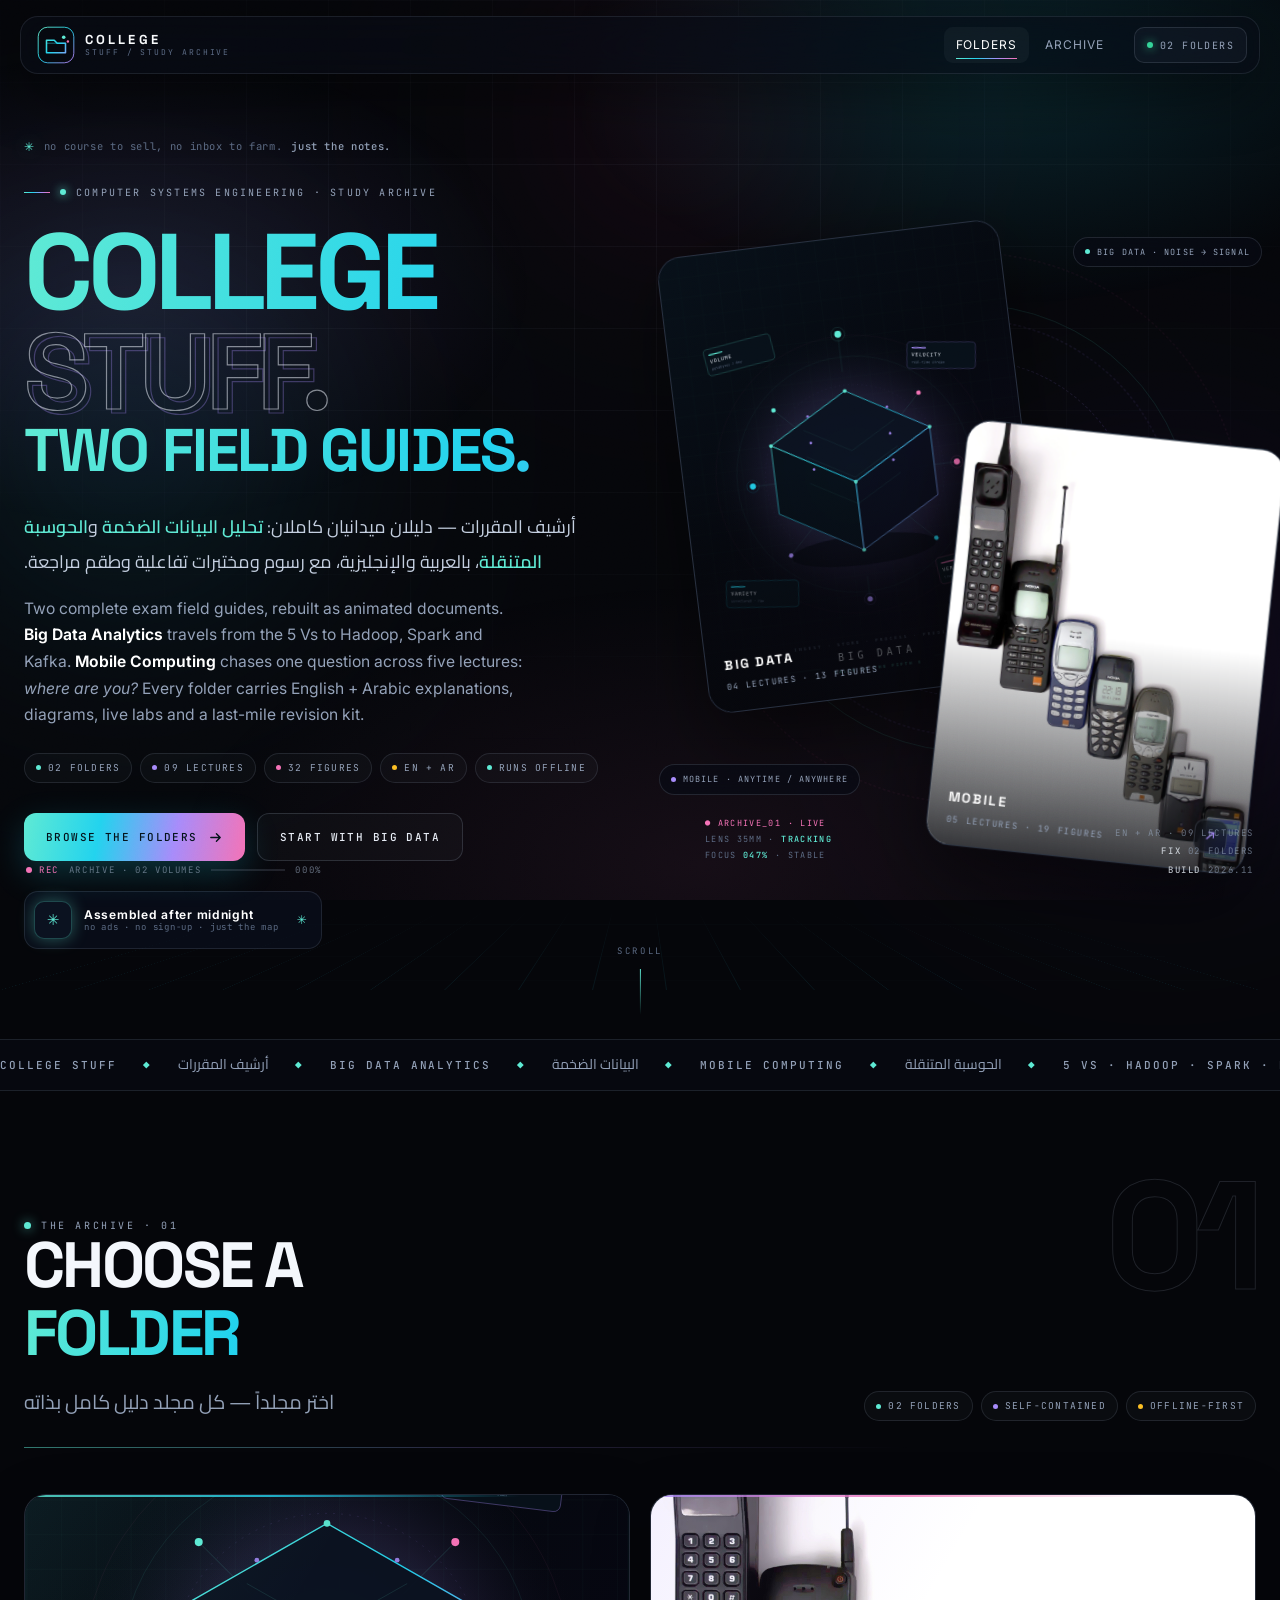
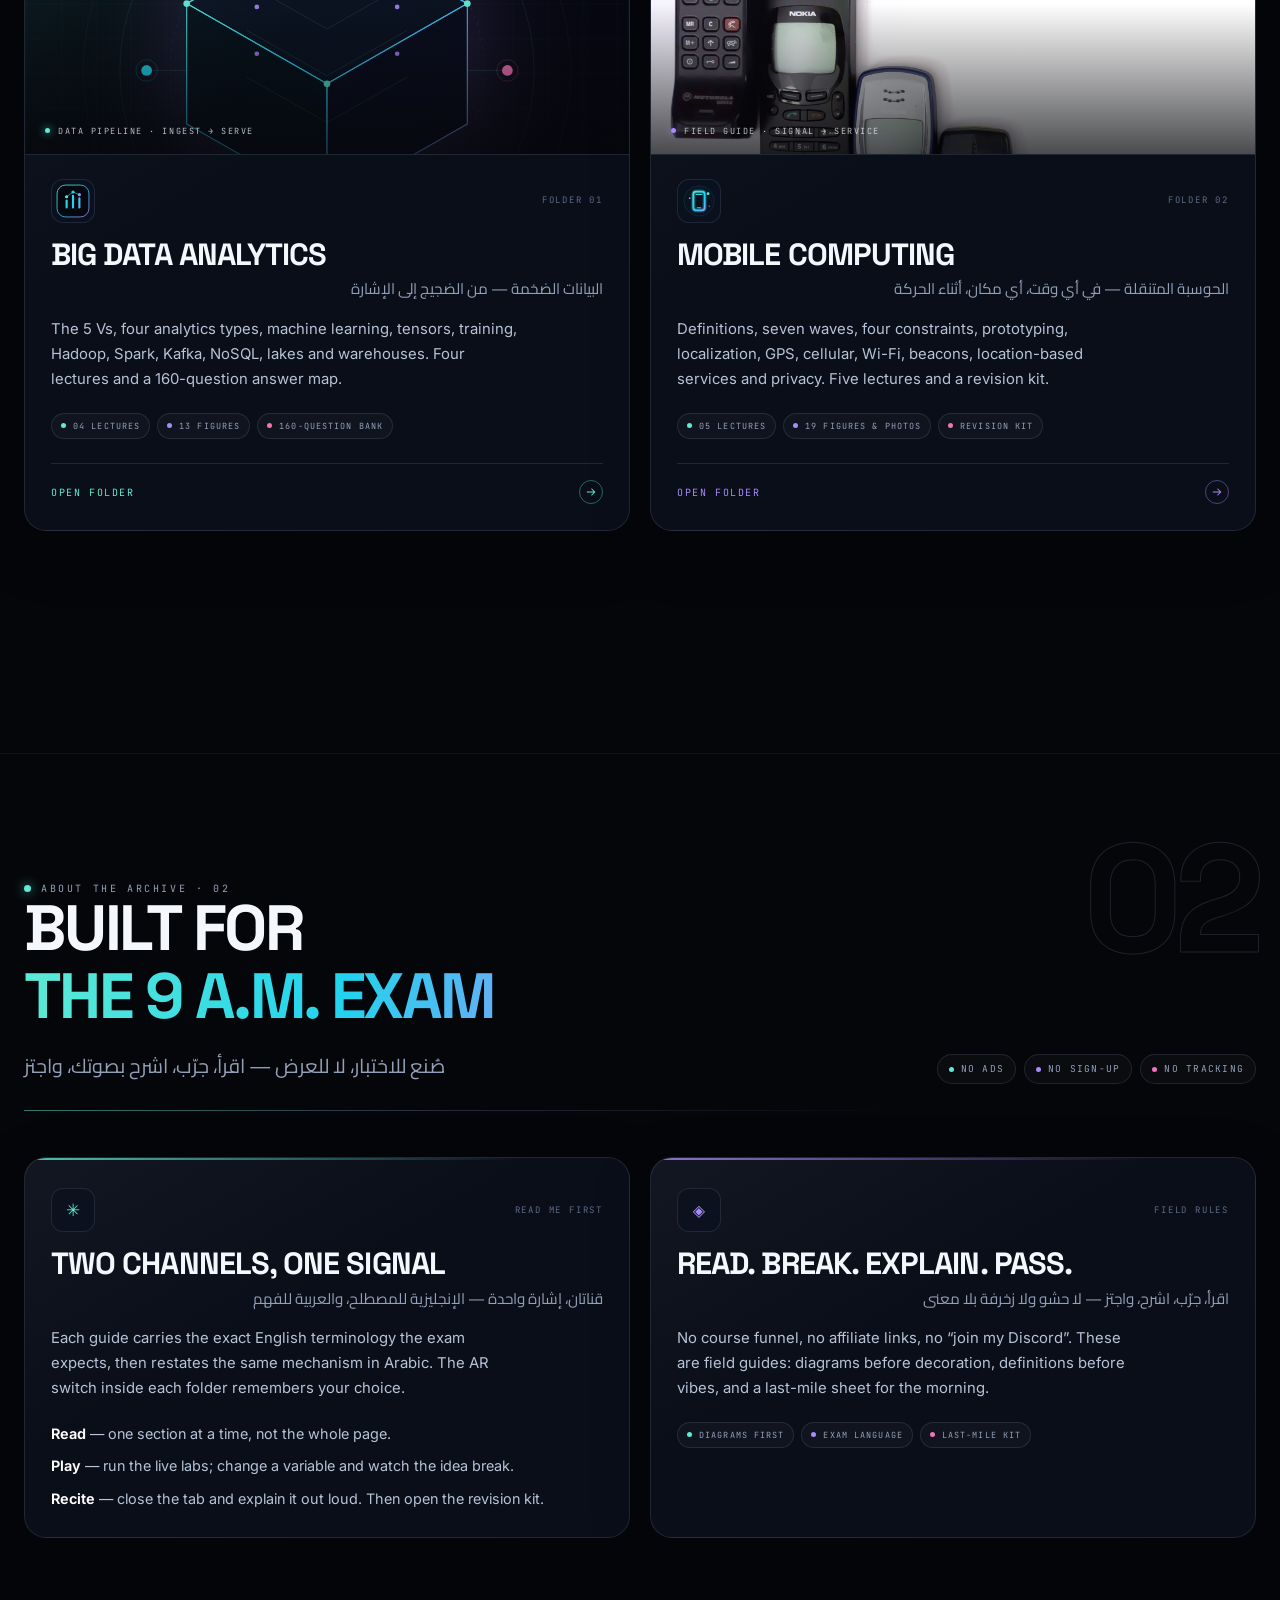
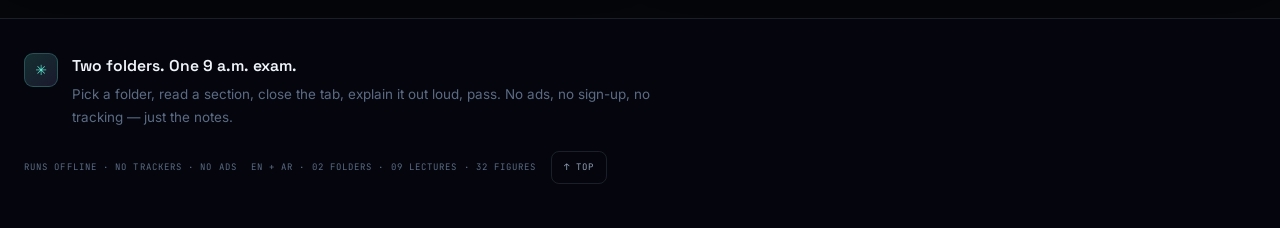
<file: index.html>
<!DOCTYPE html>
<html lang="en" dir="ltr">
<head>
  <meta charset="UTF-8">
  <meta name="viewport" content="width=device-width, initial-scale=1.0">
  <title>College Stuff // Study Archive — Two Field Guides</title>
  <meta name="description" content="A small study archive: two complete, animated field guides for Big Data Analytics and Mobile Computing — in English and Arabic, with diagrams, live labs and revision kits.">
  <meta name="author" content="College Stuff Study Archive">
  <meta name="theme-color" content="#05060a">
  <meta name="color-scheme" content="dark">
  <meta property="og:title" content="College Stuff // Study Archive">
  <meta property="og:description" content="Two complete exam field guides: Big Data Analytics and Mobile Computing. EN + AR, diagrams, live labs and revision kits.">
  <meta property="og:type" content="website">
  <link rel="icon" type="image/svg+xml" href="data:image/svg+xml,%3Csvg xmlns='http://www.w3.org/2000/svg' viewBox='0 0 32 32'%3E%3Crect width='32' height='32' rx='8' fill='%2305080f'/%3E%3Cpath d='M8 13h6l2 2h8v9H8z' fill='none' stroke='%235eead4' stroke-width='1.6' stroke-linejoin='round'/%3E%3Ccircle cx='23' cy='9' r='2' fill='%23a78bfa'/%3E%3C/svg%3E">
  <link rel="preconnect" href="https://fonts.googleapis.com">
  <link rel="preconnect" href="https://fonts.gstatic.com" crossorigin>
  <link href="https://fonts.googleapis.com/css2?family=Cairo:wght@400;600;700&family=Inter:wght@400;500;600;700&family=JetBrains+Mono:wght@400;500&family=Space+Grotesk:wght@500;600;700&display=swap" rel="stylesheet">
  <script>document.documentElement.classList.add('js');</script>
  <style>
    /* ============================================================
       COLLEGE STUFF — study archive hub
       Shares the visual language of the Big Data / Mobile guides.
       ============================================================ */

    :root {
      --ink: #05060a;
      --ink-2: #080b14;
      --ink-3: #0b1220;
      --panel: rgba(13, 19, 32, 0.72);
      --panel-solid: #0b1220;
      --line: rgba(148, 163, 184, 0.16);
      --line-strong: rgba(148, 163, 184, 0.3);
      --text: #e7ecf5;
      --muted: #93a1b8;
      --dim: #5c6b84;
      --cyan: #5eead4;
      --blue: #22d3ee;
      --violet: #a78bfa;
      --pink: #f472b6;
      --amber: #fbbf24;
      --green: #34d399;
      --grad: linear-gradient(100deg, #5eead4 0%, #22d3ee 34%, #a78bfa 68%, #f472b6 100%);
      --font-body: "Inter", "Segoe UI", system-ui, sans-serif;
      --font-display: "Space Grotesk", "Inter", "Segoe UI", sans-serif;
      --font-ar: "Cairo", "Segoe UI", Tahoma, sans-serif;
      --font-mono: "JetBrains Mono", "Fira Code", Consolas, monospace;
      --radius: 22px;
      --ease: cubic-bezier(0.16, 1, 0.3, 1);
    }

    * { box-sizing: border-box; margin: 0; padding: 0; }

    html {
      scroll-behavior: smooth;
      scroll-padding-top: 112px;
      -webkit-text-size-adjust: 100%;
    }

    body {
      font-family: var(--font-body);
      background: var(--ink);
      color: var(--text);
      line-height: 1.7;
      overflow-x: hidden;
      min-height: 100vh;
      -webkit-font-smoothing: antialiased;
    }

    ::selection { background: rgba(94, 234, 212, 0.28); color: #fff; }

    ::-webkit-scrollbar { width: 10px; }
    ::-webkit-scrollbar-track { background: #05060a; }
    ::-webkit-scrollbar-thumb {
      background: linear-gradient(#22d3ee, #a78bfa);
      border-radius: 20px;
      border: 3px solid #05060a;
    }

    a { color: inherit; text-decoration: none; }
    button { font: inherit; color: inherit; background: none; border: 0; }
    img, svg { display: block; max-width: 100%; }
    ul, ol { list-style: none; }
    strong { color: #fff; font-weight: 650; }

    :focus-visible {
      outline: 2px solid var(--cyan);
      outline-offset: 4px;
      border-radius: 8px;
    }

    .skip-link {
      position: fixed;
      top: -100px;
      left: 20px;
      z-index: 10002;
      padding: 12px 18px;
      border-radius: 10px;
      background: var(--cyan);
      color: #031014;
      font-weight: 700;
      transition: top 0.25s var(--ease);
    }
    .skip-link:focus { top: 16px; }

    /* ---------- atmosphere ---------- */
    .bg-grid,
    .bg-glow,
    .grain,
    .floor {
      position: fixed;
      inset: 0;
      pointer-events: none;
    }

    .bg-grid {
      z-index: 0;
      background-image:
        linear-gradient(rgba(148, 163, 184, 0.055) 1px, transparent 1px),
        linear-gradient(90deg, rgba(148, 163, 184, 0.055) 1px, transparent 1px);
      background-size: 82px 82px;
      mask-image: radial-gradient(ellipse 90% 70% at 50% 30%, #000 20%, transparent 78%);
      -webkit-mask-image: radial-gradient(ellipse 90% 70% at 50% 30%, #000 20%, transparent 78%);
    }

    .bg-glow {
      z-index: 0;
      background:
        radial-gradient(ellipse 55% 42% at 78% 8%, rgba(34, 211, 238, 0.14), transparent 62%),
        radial-gradient(ellipse 48% 40% at 10% 32%, rgba(167, 139, 250, 0.12), transparent 66%),
        radial-gradient(ellipse 60% 45% at 55% 96%, rgba(244, 114, 182, 0.07), transparent 70%);
    }

    .aurora {
      position: fixed;
      z-index: 0;
      border-radius: 50%;
      filter: blur(90px);
      opacity: 0.22;
      pointer-events: none;
      mix-blend-mode: screen;
      will-change: transform;
    }
    .aurora--1 {
      width: 44vw; height: 44vw; left: -12vw; top: 18vh;
      background: radial-gradient(circle, #0e7490, transparent 68%);
      animation: drift-a 24s ease-in-out infinite alternate;
    }
    .aurora--2 {
      width: 38vw; height: 38vw; right: -10vw; top: 46vh;
      background: radial-gradient(circle, #6d28d9, transparent 68%);
      animation: drift-b 30s ease-in-out infinite alternate;
    }
    .aurora--3 {
      width: 30vw; height: 30vw; left: 38vw; top: -8vh;
      background: radial-gradient(circle, #be185d, transparent 70%);
      opacity: 0.13;
      animation: drift-a 36s ease-in-out infinite alternate-reverse;
    }

    @keyframes drift-a {
      0% { transform: translate3d(0, 0, 0) scale(1); }
      100% { transform: translate3d(6vw, -5vh, 0) scale(1.16); }
    }
    @keyframes drift-b {
      0% { transform: translate3d(0, 0, 0) scale(1.05); }
      100% { transform: translate3d(-7vw, 6vh, 0) scale(0.92); }
    }

    .grain {
      z-index: 9998;
      opacity: 0.05;
      mix-blend-mode: overlay;
      background-image: url("data:image/svg+xml,%3Csvg xmlns='http://www.w3.org/2000/svg' width='220' height='220'%3E%3Cfilter id='n'%3E%3CfeTurbulence type='fractalNoise' baseFrequency='0.82' numOctaves='3' stitchTiles='stitch'/%3E%3C/filter%3E%3Crect width='220' height='220' filter='url(%23n)'/%3E%3C/svg%3E");
      animation: grain-shift 0.9s steps(3) infinite;
    }
    @keyframes grain-shift {
      0% { transform: translate(0, 0); }
      33% { transform: translate(-2%, 1%); }
      66% { transform: translate(1%, -2%); }
      100% { transform: translate(0, 0); }
    }

    .floor {
      z-index: 0;
      top: auto;
      height: 44vh;
      bottom: -10vh;
      background-image:
        linear-gradient(rgba(34, 211, 238, 0.16) 1px, transparent 1px),
        linear-gradient(90deg, rgba(34, 211, 238, 0.16) 1px, transparent 1px);
      background-size: 74px 74px;
      transform: perspective(420px) rotateX(66deg);
      transform-origin: 50% 100%;
      mask-image: linear-gradient(to top, #000, transparent 82%);
      -webkit-mask-image: linear-gradient(to top, #000, transparent 82%);
      opacity: 0.5;
    }

    /* ---------- custom cursor ---------- */
    .cursor {
      position: fixed;
      top: 0; left: 0;
      z-index: 10001;
      pointer-events: none;
      opacity: 0;
      transition: opacity 0.3s;
    }
    .cursor.is-visible { opacity: 1; }
    .cursor__dot,
    .cursor__ring,
    .cursor__label {
      position: absolute;
      top: 0; left: 0;
      transform: translate(-50%, -50%);
    }
    .cursor__dot {
      width: 6px; height: 6px;
      border-radius: 50%;
      background: var(--cyan);
      box-shadow: 0 0 14px rgba(94, 234, 212, 0.9);
    }
    .cursor__ring {
      width: 38px; height: 38px;
      border-radius: 50%;
      border: 1px solid rgba(94, 234, 212, 0.55);
      transition: width 0.3s var(--ease), height 0.3s var(--ease),
                  border-color 0.3s, background 0.3s, opacity 0.3s;
    }
    .cursor__label {
      font-family: var(--font-mono);
      font-size: 9px;
      letter-spacing: 0.18em;
      color: var(--cyan);
      white-space: nowrap;
      opacity: 0;
      transform: translate(-50%, 30px);
      transition: opacity 0.25s, transform 0.25s var(--ease);
    }
    .cursor.is-hover .cursor__ring {
      width: 58px; height: 58px;
      background: rgba(94, 234, 212, 0.08);
      border-color: var(--cyan);
    }
    .cursor.is-hover .cursor__label { opacity: 1; transform: translate(-50%, 38px); }
    .cursor.is-down .cursor__ring { width: 26px; height: 26px; background: rgba(94, 234, 212, 0.2); }

    html.has-cursor,
    html.has-cursor * { cursor: none !important; }
    html.has-cursor :is(input, textarea, select) { cursor: text !important; }

    /* ---------- progress + HUD ---------- */
    .progress {
      position: fixed;
      top: 0; left: 0;
      height: 2px;
      width: 100%;
      z-index: 300;
      background: transparent;
      pointer-events: none;
    }
    .progress__bar {
      height: 100%;
      width: 0%;
      background: var(--grad);
      box-shadow: 0 0 16px rgba(94, 234, 212, 0.6);
    }

    .hud {
      position: fixed;
      z-index: 60;
      pointer-events: none;
      font-family: var(--font-mono);
      font-size: 9px;
      letter-spacing: 0.18em;
      color: rgba(148, 163, 184, 0.65);
      text-transform: uppercase;
    }
    .hud--bl { left: 26px; bottom: 22px; display: flex; align-items: center; gap: 10px; }
    .hud--br { right: 26px; bottom: 22px; text-align: right; display: grid; gap: 3px; }
    .hud__rec { display: inline-flex; align-items: center; gap: 7px; color: var(--pink); }
    .hud__rec i {
      width: 6px; height: 6px; border-radius: 50%;
      background: var(--pink);
      animation: blink 1.6s ease-in-out infinite;
    }
    @keyframes blink { 0%, 100% { opacity: 1; } 50% { opacity: 0.25; } }
    .hud__bar { width: 74px; height: 2px; background: rgba(148, 163, 184, 0.18); overflow: hidden; }
    .hud__bar i { display: block; height: 100%; width: 0%; background: var(--cyan); transition: width 0.2s linear; }
    .hud--br b { color: rgba(226, 232, 240, 0.8); font-weight: 500; }

    /* ---------- nav ---------- */
    .nav {
      position: fixed;
      top: 16px;
      left: 50%;
      transform: translateX(-50%);
      z-index: 200;
      width: min(1240px, calc(100vw - 32px));
      display: flex;
      align-items: center;
      gap: 18px;
      padding: 9px 12px 9px 16px;
      border-radius: 18px;
      border: 1px solid rgba(148, 163, 184, 0.14);
      background: rgba(8, 11, 20, 0.66);
      backdrop-filter: blur(20px) saturate(150%);
      -webkit-backdrop-filter: blur(20px) saturate(150%);
      box-shadow: 0 18px 60px rgba(0, 0, 0, 0.45);
      transition: padding 0.35s var(--ease), background 0.35s, border-color 0.35s;
    }
    .nav.is-scrolled {
      padding-top: 6px;
      padding-bottom: 6px;
      background: rgba(6, 9, 16, 0.86);
      border-color: rgba(94, 234, 212, 0.16);
    }

    .brand { display: flex; align-items: center; gap: 10px; flex-shrink: 0; }
    .brand__mark {
      width: 38px; height: 38px;
      transition: transform 0.5s var(--ease);
    }
    .brand:hover .brand__mark { transform: rotate(-12deg) scale(1.06); }
    .brand__text { display: grid; line-height: 1.1; }
    .brand__name {
      font-family: var(--font-display);
      font-size: 13px;
      font-weight: 700;
      letter-spacing: 0.24em;
      color: #f8fafc;
    }
    .brand__sub {
      font-family: var(--font-mono);
      font-size: 8px;
      letter-spacing: 0.24em;
      color: var(--dim);
      text-transform: uppercase;
    }

    .nav__links {
      display: flex;
      align-items: center;
      gap: 4px;
      margin-left: auto;
    }
    .nav__link {
      position: relative;
      padding: 8px 12px;
      font-size: 12px;
      letter-spacing: 0.08em;
      text-transform: uppercase;
      color: var(--muted);
      border-radius: 9px;
      transition: color 0.25s, background 0.25s;
    }
    .nav__link::after {
      content: "";
      position: absolute;
      left: 12px; right: 12px;
      bottom: 4px;
      height: 1px;
      background: var(--grad);
      transform: scaleX(0);
      transform-origin: left;
      transition: transform 0.35s var(--ease);
    }
    .nav__link:hover, .nav__link.is-active { color: #fff; background: rgba(148, 163, 184, 0.06); }
    .nav__link:hover::after, .nav__link.is-active::after { transform: scaleX(1); }

    .nav__actions { display: flex; align-items: center; gap: 8px; flex-shrink: 0; }

    .pill-btn {
      display: inline-flex;
      align-items: center;
      gap: 7px;
      height: 36px;
      padding: 0 12px;
      border-radius: 10px;
      border: 1px solid rgba(148, 163, 184, 0.18);
      background: rgba(148, 163, 184, 0.05);
      font-family: var(--font-mono);
      font-size: 10px;
      letter-spacing: 0.14em;
      color: var(--muted);
      text-transform: uppercase;
    }
    .pill-btn .dot {
      width: 6px; height: 6px; border-radius: 50%;
      background: var(--green);
      box-shadow: 0 0 10px rgba(52, 211, 153, 0.9);
    }

    /* ---------- layout ---------- */
    .container {
      position: relative;
      z-index: 2;
      width: min(1240px, calc(100vw - 48px));
      margin: 0 auto;
    }
    main { position: relative; z-index: 2; }

    .eyebrow {
      display: inline-flex;
      align-items: center;
      gap: 10px;
      font-family: var(--font-mono);
      font-size: 10px;
      letter-spacing: 0.22em;
      text-transform: uppercase;
      color: var(--muted);
    }
    .eyebrow::before {
      content: "";
      width: 26px;
      height: 1px;
      background: var(--grad);
    }
    .eyebrow .live {
      width: 6px; height: 6px; border-radius: 50%;
      background: var(--cyan);
      box-shadow: 0 0 10px var(--cyan);
      animation: blink 2s ease-in-out infinite;
    }

    .chip {
      display: inline-flex;
      align-items: center;
      gap: 7px;
      padding: 6px 11px;
      border-radius: 100px;
      border: 1px solid var(--line);
      background: rgba(148, 163, 184, 0.04);
      font-family: var(--font-mono);
      font-size: 9.5px;
      letter-spacing: 0.13em;
      text-transform: uppercase;
      color: var(--muted);
      transition: border-color 0.25s, color 0.25s, background 0.25s;
    }
    .chip i { width: 5px; height: 5px; border-radius: 50%; background: var(--cyan); }
    .chip--violet i { background: var(--violet); }
    .chip--pink i { background: var(--pink); }
    .chip--amber i { background: var(--amber); }

    /* ---------- hero ---------- */
    .hero {
      position: relative;
      min-height: 100svh;
      display: flex;
      align-items: center;
      padding: 132px 0 90px;
      overflow: hidden;
    }
    .hero__grid {
      display: grid;
      grid-template-columns: 1.04fr 0.96fr;
      gap: 36px;
      align-items: center;
    }
    .hero__copy { position: relative; z-index: 3; }
    .hero__note {
      display: inline-flex;
      align-items: center;
      gap: 9px;
      margin: 0 0 18px;
      font-family: var(--font-mono);
      font-size: 10.5px;
      letter-spacing: 0.06em;
      color: var(--dim);
    }
    .hero__note span {
      color: var(--cyan);
      font-size: 12px;
      line-height: 1;
      filter: drop-shadow(0 0 9px rgba(94, 234, 212, 0.45));
      animation: blink 3.4s ease-in-out infinite;
    }
    .hero__note b { color: var(--muted); font-weight: 500; }
    .hero__eyebrow { margin-bottom: 24px; }
    .hero__title {
      font-family: var(--font-display);
      font-size: clamp(3.3rem, 8.4vw, 7.7rem);
      line-height: 0.87;
      letter-spacing: -0.05em;
      font-weight: 700;
      text-transform: uppercase;
      margin-bottom: 26px;
    }
    .hero__title .line { display: block; overflow: hidden; padding-bottom: 0.06em; }
    .hero__title .line-inner { display: block; will-change: transform; }
    .hero__title .line--compact .line-inner { font-size: 0.56em; letter-spacing: -0.03em; }
    .hero__title .grad {
      background: var(--grad);
      background-size: 220% 100%;
      -webkit-background-clip: text;
      background-clip: text;
      color: transparent;
      -webkit-text-fill-color: transparent;
      animation: grad-pan 9s ease-in-out infinite alternate;
    }
    @keyframes grad-pan {
      0% { background-position: 0% 50%; }
      100% { background-position: 100% 50%; }
    }
    .hero__title .outline {
      color: transparent;
      -webkit-text-stroke: 1.2px rgba(226, 232, 240, 0.55);
      position: relative;
    }
    .hero__title .outline::after {
      content: attr(data-text);
      position: absolute;
      inset: 0;
      color: transparent;
      -webkit-text-stroke: 1.2px rgba(167, 139, 250, 0.32);
      transform: translate(5px, 4px);
      z-index: -1;
      pointer-events: none;
    }
    .hero__ar {
      font-family: var(--font-ar);
      direction: rtl;
      text-align: left;
      font-size: clamp(1rem, 1.4vw, 1.18rem);
      color: #c4cfe0;
      margin-bottom: 16px;
      line-height: 1.95;
    }
    .hero__ar b { color: var(--cyan); font-weight: 600; }
    .hero__desc {
      max-width: 50ch;
      color: var(--muted);
      font-size: 0.98rem;
      margin-bottom: 24px;
    }
    .hero__meta { display: flex; flex-wrap: wrap; gap: 8px; margin-bottom: 30px; }
    .hero__actions { display: flex; flex-wrap: wrap; align-items: center; gap: 12px; margin-bottom: 30px; }

    .btn {
      position: relative;
      display: inline-flex;
      align-items: center;
      gap: 10px;
      height: 48px;
      padding: 0 22px;
      border-radius: 12px;
      font-family: var(--font-mono);
      font-size: 11px;
      letter-spacing: 0.13em;
      text-transform: uppercase;
      font-weight: 500;
      overflow: hidden;
      transition: transform 0.3s var(--ease), box-shadow 0.3s, border-color 0.3s, color 0.3s;
      will-change: transform;
    }
    .btn--primary {
      background: var(--grad);
      color: #03121a;
      box-shadow: 0 12px 34px rgba(34, 211, 238, 0.22);
    }
    .btn--primary::after {
      content: "";
      position: absolute;
      inset: 0;
      background: linear-gradient(110deg, transparent 20%, rgba(255, 255, 255, 0.55) 48%, transparent 72%);
      transform: translateX(-130%);
      transition: transform 0.7s var(--ease);
    }
    .btn--primary:hover::after { transform: translateX(130%); }
    .btn--primary:hover { box-shadow: 0 16px 46px rgba(34, 211, 238, 0.34); transform: translateY(-2px); }
    .btn--ghost {
      border: 1px solid rgba(148, 163, 184, 0.22);
      color: var(--text);
      background: rgba(148, 163, 184, 0.04);
    }
    .btn--ghost:hover { border-color: rgba(94, 234, 212, 0.45); color: var(--cyan); background: rgba(94, 234, 212, 0.05); transform: translateY(-2px); }
    .btn svg { width: 15px; height: 15px; }

    .author-mini {
      display: inline-flex;
      align-items: center;
      gap: 12px;
      padding: 9px 14px 9px 9px;
      border: 1px solid var(--line);
      border-radius: 14px;
      background: rgba(11, 18, 32, 0.6);
      transition: border-color 0.3s, transform 0.3s, background 0.3s;
    }
    .author-mini:hover { border-color: rgba(94, 234, 212, 0.35); transform: translateY(-2px); background: rgba(11, 18, 32, 0.85); }
    .author-mini__avatar {
      width: 38px; height: 38px;
      border-radius: 10px;
      background: #0b1220;
      border: 1px solid rgba(94, 234, 212, 0.25);
      display: grid; place-items: center;
      color: var(--cyan);
      font-size: 15px;
      filter: drop-shadow(0 0 8px rgba(94, 234, 212, 0.35));
    }
    .author-mini__text { line-height: 1.25; }
    .author-mini__text strong { display: block; font-size: 12px; letter-spacing: 0.06em; }
    .author-mini__text span { display: block; font-family: var(--font-mono); font-size: 9px; color: var(--dim); letter-spacing: 0.08em; }
    .author-mini__in { margin-left: 6px; color: var(--cyan); font-size: 12px; }

    /* ---------- hero deck ---------- */
    .hero__visual {
      position: relative;
      z-index: 2;
      min-height: 620px;
      perspective: 1200px;
    }
    .deck {
      position: absolute;
      inset: 0;
      transform-style: preserve-3d;
    }
    .deck__card {
      position: absolute;
      display: block;
      overflow: hidden;
      border-radius: 24px;
      border: 1px solid rgba(148, 163, 184, 0.2);
      background: var(--panel-solid);
      box-shadow: 0 30px 80px rgba(0, 0, 0, 0.55);
      transition: transform 0.8s var(--ease), border-color 0.4s, box-shadow 0.4s;
      will-change: transform;
    }
    .deck__card::after {
      content: "";
      position: absolute;
      inset: 0;
      background: linear-gradient(to top, rgba(5, 6, 10, 0.8), transparent 52%);
      pointer-events: none;
    }
    .deck__card--data {
      width: 60%;
      aspect-ratio: 3 / 4;
      left: 0;
      top: 1%;
      transform: rotate(-7deg) translateZ(0);
    }
    .deck__card--mobile {
      width: 54%;
      aspect-ratio: 3 / 4;
      right: 0;
      bottom: 0;
      transform: rotate(6deg) translateZ(40px);
    }
    .deck__card--data:hover { transform: rotate(-4deg) translateY(-8px) translateZ(10px); border-color: rgba(94, 234, 212, 0.5); }
    .deck__card--mobile:hover { transform: rotate(3deg) translateY(-8px) translateZ(50px); border-color: rgba(167, 139, 250, 0.5); }
    .deck__card img {
      width: 100%;
      height: 100%;
      object-fit: cover;
      transition: transform 1.1s var(--ease), filter 0.5s;
    }
    .deck__card--data img { object-position: center 44%; }
    .deck__card--mobile img { object-position: center 36%; }
    .deck__card:hover img { transform: scale(1.035); filter: saturate(1.08); }
    .deck__label {
      position: absolute;
      left: 18px;
      right: 18px;
      bottom: 18px;
      z-index: 2;
      display: flex;
      align-items: flex-end;
      justify-content: space-between;
      gap: 10px;
      font-family: var(--font-mono);
      text-transform: uppercase;
    }
    .deck__label b {
      display: block;
      font-family: var(--font-display);
      font-size: 13px;
      letter-spacing: 0.14em;
      color: #fff;
    }
    .deck__label span {
      display: block;
      margin-top: 3px;
      font-size: 8.5px;
      letter-spacing: 0.16em;
      color: var(--muted);
    }
    .deck__label i {
      display: grid;
      place-items: center;
      width: 32px;
      height: 32px;
      flex-shrink: 0;
      border-radius: 9px;
      border: 1px solid rgba(148, 163, 184, 0.24);
      background: rgba(5, 6, 10, 0.5);
      color: var(--cyan);
      font-style: normal;
      font-size: 14px;
      backdrop-filter: blur(8px);
    }
    .deck__card--mobile .deck__label i { color: var(--violet); }

    .hero__ring {
      position: absolute;
      left: 50%; top: 48%;
      width: 78%;
      aspect-ratio: 1;
      border: 1px solid rgba(94, 234, 212, 0.12);
      border-radius: 50%;
      transform: translate(-50%, -50%);
      pointer-events: none;
    }
    .hero__ring::before {
      content: "";
      position: absolute;
      inset: 12%;
      border: 1px dashed rgba(167, 139, 250, 0.16);
      border-radius: 50%;
      animation: spin 36s linear infinite;
    }
    .hero__ring--2 {
      width: 96%;
      border-style: dashed;
      border-color: rgba(244, 114, 182, 0.1);
    }
    @keyframes spin { to { transform: rotate(360deg); } }

    .hero__float {
      position: absolute;
      z-index: 3;
      display: inline-flex;
      align-items: center;
      gap: 7px;
      padding: 7px 11px;
      border-radius: 100px;
      border: 1px solid rgba(148, 163, 184, 0.18);
      background: rgba(8, 11, 20, 0.72);
      backdrop-filter: blur(12px);
      font-family: var(--font-mono);
      font-size: 8.5px;
      letter-spacing: 0.13em;
      text-transform: uppercase;
      color: var(--muted);
      white-space: nowrap;
      pointer-events: none;
      animation: bob 8s ease-in-out infinite;
    }
    .hero__float i { width: 5px; height: 5px; border-radius: 50%; background: var(--cyan); }
    .hero__float--1 { top: 1%; right: -1%; }
    .hero__float--2 { bottom: 9%; left: -4%; animation-delay: 0.7s; animation-direction: reverse; }
    .hero__float--3 { top: 47%; right: -4%; animation-delay: 1.3s; }
    .hero__float--2 i { background: var(--violet); }
    .hero__float--3 i { background: var(--pink); }
    @keyframes bob {
      0%, 100% { transform: translateY(0); }
      50% { transform: translateY(-9px); }
    }

    .hero__cam {
      position: absolute;
      left: 4%;
      bottom: -2%;
      z-index: 3;
      display: grid;
      gap: 2px;
      font-family: var(--font-mono);
      font-size: 8.5px;
      letter-spacing: 0.16em;
      text-transform: uppercase;
      color: var(--dim);
      pointer-events: none;
    }
    .hero__cam b { color: var(--cyan); font-weight: 500; }
    .hero__cam .rec { color: var(--pink); }
    .hero__cam .rec::before { content: "● "; animation: blink 1.6s infinite; }

    .scroll-cue {
      position: absolute;
      left: 50%;
      bottom: 24px;
      transform: translateX(-50%);
      z-index: 4;
      display: grid;
      justify-items: center;
      gap: 10px;
      font-family: var(--font-mono);
      font-size: 9px;
      letter-spacing: 0.3em;
      color: var(--dim);
      text-transform: uppercase;
    }
    .scroll-cue__line {
      width: 1px; height: 46px;
      background: linear-gradient(to bottom, var(--cyan), transparent);
      position: relative;
      overflow: hidden;
    }
    .scroll-cue__line::after {
      content: "";
      position: absolute;
      top: -20px; left: 0;
      width: 100%; height: 20px;
      background: var(--cyan);
      animation: cue 2s ease-in-out infinite;
    }
    @keyframes cue {
      0% { transform: translateY(0); opacity: 0; }
      30% { opacity: 1; }
      100% { transform: translateY(66px); opacity: 0; }
    }

    /* ---------- marquee ---------- */
    .marquee {
      position: relative;
      z-index: 3;
      border-top: 1px solid var(--line);
      border-bottom: 1px solid var(--line);
      background: rgba(8, 11, 20, 0.55);
      overflow: hidden;
      padding: 13px 0;
    }
    .marquee__track {
      display: flex;
      width: max-content;
      animation: marquee 42s linear infinite;
      will-change: transform;
    }
    .marquee:hover .marquee__track { animation-play-state: paused; }
    .marquee__row {
      display: flex;
      align-items: center;
      gap: 26px;
      padding-right: 26px;
      font-family: var(--font-mono);
      font-size: 11px;
      letter-spacing: 0.18em;
      text-transform: uppercase;
      color: var(--dim);
      white-space: nowrap;
    }
    .marquee__row b { color: var(--muted); font-weight: 500; }
    .marquee__row i { color: var(--cyan); font-style: normal; }
    .marquee__row .ar { font-family: var(--font-ar); font-size: 14px; letter-spacing: 0; color: var(--muted); direction: rtl; }
    @keyframes marquee {
      from { transform: translate3d(0, 0, 0); }
      to { transform: translate3d(-50%, 0, 0); }
    }

    /* ---------- scene / section head ---------- */
    .scene {
      position: relative;
      padding: 110px 0;
    }
    .scene--last { padding-bottom: 80px; }
    .scene + .scene { border-top: 1px solid rgba(148, 163, 184, 0.07); }
    .scene__inner { position: relative; }

    .section-head {
      position: relative;
      margin-bottom: 46px;
      padding-top: 16px;
    }
    .section-head__row {
      display: flex;
      align-items: flex-end;
      justify-content: space-between;
      gap: 24px;
      flex-wrap: wrap;
      margin-bottom: 18px;
    }
    .section-kicker {
      font-family: var(--font-mono);
      font-size: 10px;
      letter-spacing: 0.26em;
      text-transform: uppercase;
      color: var(--muted);
      display: flex;
      align-items: center;
      gap: 10px;
    }
    .section-kicker::before {
      content: "";
      width: 7px; height: 7px;
      border-radius: 50%;
      background: var(--cyan);
      box-shadow: 0 0 12px rgba(94, 234, 212, 0.8);
    }
    .section-index {
      position: absolute;
      top: -26px;
      right: 0;
      font-family: var(--font-display);
      font-size: clamp(5rem, 12vw, 11rem);
      line-height: 0.8;
      font-weight: 700;
      letter-spacing: -0.06em;
      color: transparent;
      -webkit-text-stroke: 1px rgba(148, 163, 184, 0.18);
      pointer-events: none;
      user-select: none;
      z-index: 0;
    }
    .section-title {
      position: relative;
      z-index: 1;
      font-family: var(--font-display);
      font-size: clamp(2.2rem, 5vw, 4.1rem);
      line-height: 0.98;
      letter-spacing: -0.04em;
      font-weight: 700;
      color: #f4f7fc;
      text-transform: uppercase;
    }
    .section-title .line { display: block; overflow: hidden; padding-bottom: 0.08em; }
    .section-title .line-inner { display: block; }
    .section-title .grad {
      background: var(--grad);
      background-size: 200% 100%;
      -webkit-background-clip: text;
      background-clip: text;
      color: transparent;
      -webkit-text-fill-color: transparent;
      animation: grad-pan 11s ease-in-out infinite alternate;
    }
    .section-ar {
      position: relative;
      z-index: 1;
      margin-top: 14px;
      font-family: var(--font-ar);
      direction: rtl;
      display: inline-block;
      font-size: clamp(1rem, 1.6vw, 1.24rem);
      color: var(--muted);
      line-height: 1.9;
    }
    .section-rule {
      position: relative;
      z-index: 1;
      height: 1px;
      margin-top: 26px;
      background: linear-gradient(90deg, rgba(94, 234, 212, 0.5), rgba(167, 139, 250, 0.22), transparent 72%);
    }
    .section-meta { display: flex; gap: 8px; flex-wrap: wrap; margin-top: 16px; }

    /* ---------- folder buttons ---------- */
    .folder-grid {
      display: grid;
      grid-template-columns: repeat(2, minmax(0, 1fr));
      gap: 20px;
    }
    .folder {
      position: relative;
      display: flex;
      flex-direction: column;
      overflow: hidden;
      border-radius: var(--radius);
      border: 1px solid var(--line);
      background:
        linear-gradient(150deg, rgba(255, 255, 255, 0.035), transparent 42%),
        var(--panel);
      box-shadow: 0 18px 60px rgba(0, 0, 0, 0.22);
      transition: transform 0.4s var(--ease), border-color 0.35s, box-shadow 0.35s;
      isolation: isolate;
    }
    .folder::before {
      content: "";
      position: absolute;
      inset: 0;
      z-index: 0;
      background: radial-gradient(520px circle at var(--mx, 50%) var(--my, 40%), var(--accent-glow, rgba(94, 234, 212, 0.09)), transparent 62%);
      opacity: 0;
      transition: opacity 0.4s;
      pointer-events: none;
    }
    .folder::after {
      content: "";
      position: absolute;
      top: 0; left: 0; right: 0;
      height: 2px;
      z-index: 3;
      background: var(--accent-grad);
      opacity: 0.8;
    }
    .folder:hover {
      transform: translateY(-6px);
      border-color: var(--accent-line);
      box-shadow: 0 32px 90px rgba(0, 0, 0, 0.45), 0 0 50px var(--accent-glow);
    }
    .folder:hover::before { opacity: 1; }
    .folder > * { position: relative; z-index: 1; }

    .folder--data {
      --accent: var(--cyan);
      --accent-grad: linear-gradient(90deg, var(--cyan), var(--blue), transparent 82%);
      --accent-line: rgba(94, 234, 212, 0.38);
      --accent-glow: rgba(34, 211, 238, 0.08);
    }
    .folder--mobile {
      --accent: var(--violet);
      --accent-grad: linear-gradient(90deg, var(--violet), var(--pink), transparent 82%);
      --accent-line: rgba(167, 139, 250, 0.42);
      --accent-glow: rgba(167, 139, 250, 0.1);
    }

    .folder__preview {
      position: relative;
      height: 260px;
      overflow: hidden;
      background: #071018;
      border-bottom: 1px solid var(--line);
    }
    .folder__preview::before {
      content: "";
      position: absolute;
      inset: 0;
      z-index: 2;
      background:
        linear-gradient(to top, rgba(5, 6, 10, 0.72), transparent 58%),
        linear-gradient(120deg, rgba(94, 234, 212, 0.07), transparent 45%);
      pointer-events: none;
    }
    .folder--mobile .folder__preview::before {
      background:
        linear-gradient(to top, rgba(5, 6, 10, 0.72), transparent 58%),
        linear-gradient(120deg, rgba(167, 139, 250, 0.12), transparent 45%);
    }
    .folder__preview img {
      width: 100%;
      height: 100%;
      object-fit: cover;
      transition: transform 1.1s var(--ease), filter 0.5s;
    }
    .folder--data .folder__preview img { object-position: center 44%; }
    .folder--mobile .folder__preview img { object-position: center 34%; }
    .folder:hover .folder__preview img { transform: scale(1.045); filter: saturate(1.1) brightness(1.04); }

    .folder__preview-label {
      position: absolute;
      left: 20px;
      bottom: 16px;
      z-index: 3;
      display: inline-flex;
      align-items: center;
      gap: 8px;
      font-family: var(--font-mono);
      font-size: 8.5px;
      letter-spacing: 0.18em;
      text-transform: uppercase;
      color: rgba(226, 232, 240, 0.8);
    }
    .folder__preview-label i {
      width: 5px; height: 5px;
      border-radius: 50%;
      background: var(--accent);
      box-shadow: 0 0 9px var(--accent);
    }

    .folder__body {
      display: flex;
      flex-direction: column;
      flex: 1;
      padding: 24px 26px 26px;
    }
    .folder__top {
      display: flex;
      align-items: center;
      justify-content: space-between;
      gap: 14px;
      margin-bottom: 16px;
    }
    .folder__logo {
      width: 44px;
      height: 44px;
      padding: 4px;
      border-radius: 12px;
      border: 1px solid var(--line);
      background: rgba(11, 18, 32, 0.8);
      transition: transform 0.5s var(--ease), border-color 0.35s;
    }
    .folder:hover .folder__logo { transform: rotate(-7deg) scale(1.06); border-color: var(--accent-line); }
    .folder__index {
      font-family: var(--font-mono);
      font-size: 9px;
      letter-spacing: 0.2em;
      text-transform: uppercase;
      color: var(--dim);
    }
    .folder__title {
      font-family: var(--font-display);
      font-size: clamp(1.45rem, 2.4vw, 2rem);
      line-height: 1.05;
      letter-spacing: -0.03em;
      color: #f4f7fc;
      text-transform: uppercase;
      margin-bottom: 4px;
    }
    .folder__ar {
      font-family: var(--font-ar);
      direction: rtl;
      font-size: 0.95rem;
      line-height: 1.8;
      color: var(--muted);
      margin-bottom: 14px;
    }
    .folder__desc {
      color: #b7c3d6;
      font-size: 0.93rem;
      margin-bottom: 20px;
      max-width: 52ch;
    }
    .folder__meta {
      display: flex;
      flex-wrap: wrap;
      gap: 7px;
      margin-bottom: 24px;
    }
    .folder__meta .chip { font-size: 8.5px; padding: 5px 9px; }
    .folder__cta {
      display: flex;
      align-items: center;
      justify-content: space-between;
      gap: 12px;
      margin-top: auto;
      padding-top: 16px;
      border-top: 1px solid var(--line);
      font-family: var(--font-mono);
      font-size: 10px;
      letter-spacing: 0.16em;
      text-transform: uppercase;
      color: var(--accent);
    }
    .folder__cta span { display: inline-flex; align-items: center; gap: 8px; }
    .folder__cta svg {
      width: 24px;
      height: 24px;
      padding: 5px;
      border-radius: 50%;
      border: 1px solid var(--accent-line);
      transition: transform 0.35s var(--ease), background 0.35s;
    }
    .folder:hover .folder__cta svg { transform: translateX(4px); background: var(--accent-glow); }

    /* ---------- stats ---------- */
    .stats {
      display: grid;
      grid-template-columns: repeat(5, minmax(0, 1fr));
      gap: 12px;
      margin-top: 22px;
    }
    .stat {
      padding: 18px 16px;
      border-radius: 14px;
      border: 1px solid var(--line);
      background: rgba(11, 18, 32, 0.5);
      text-align: center;
      transition: border-color 0.3s, transform 0.3s;
    }
    .stat:hover { border-color: rgba(94, 234, 212, 0.3); transform: translateY(-3px); }
    .stat b {
      display: block;
      font-family: var(--font-display);
      font-size: clamp(1.4rem, 2.4vw, 1.9rem);
      line-height: 1.1;
      letter-spacing: -0.03em;
      background: var(--grad);
      -webkit-background-clip: text;
      background-clip: text;
      color: transparent;
      -webkit-text-fill-color: transparent;
    }
    .stat span {
      display: block;
      margin-top: 4px;
      font-family: var(--font-mono);
      font-size: 8.5px;
      letter-spacing: 0.14em;
      text-transform: uppercase;
      color: var(--dim);
    }

    /* ---------- footer ---------- */
    .footer {
      position: relative;
      z-index: 2;
      border-top: 1px solid var(--line);
      padding: 34px 0 44px;
      background: rgba(5, 8, 15, 0.6);
    }
    .footer__inner {
      display: flex;
      align-items: center;
      justify-content: space-between;
      gap: 22px;
      flex-wrap: wrap;
    }
    .made-by { display: flex; align-items: flex-start; gap: 14px; max-width: 660px; }
    .made-by__badge {
      display: grid;
      place-items: center;
      width: 34px; height: 34px;
      flex-shrink: 0;
      border-radius: 9px;
      background: linear-gradient(140deg, rgba(94, 234, 212, 0.18), rgba(167, 139, 250, 0.14));
      border: 1px solid rgba(94, 234, 212, 0.24);
      color: var(--cyan);
      font-size: 14px;
    }
    .made-by__title {
      font-family: var(--font-display);
      font-size: 0.98rem;
      font-weight: 600;
      color: #f1f5fb;
      margin-bottom: 3px;
    }
    .made-by p { color: var(--dim); font-size: 0.84rem; line-height: 1.7; }
    .footer__meta {
      display: flex;
      align-items: center;
      gap: 14px;
      flex-wrap: wrap;
      font-family: var(--font-mono);
      font-size: 9px;
      letter-spacing: 0.12em;
      color: var(--dim);
      text-transform: uppercase;
    }
    .to-top {
      display: inline-flex;
      align-items: center;
      gap: 7px;
      padding: 8px 12px;
      border-radius: 8px;
      border: 1px solid var(--line);
      font-family: var(--font-mono);
      font-size: 9px;
      letter-spacing: 0.12em;
      color: var(--muted);
      text-transform: uppercase;
      transition: color 0.25s, border-color 0.25s, transform 0.25s;
    }
    .to-top:hover { color: var(--cyan); border-color: rgba(94, 234, 212, 0.4); transform: translateY(-2px); }

    /* ---------- reveal ---------- */
    html.js [data-reveal] {
      opacity: 0;
      transform: translateY(26px);
    }
    html.js [data-reveal].is-in {
      opacity: 1;
      transform: none;
      animation: reveal-in 0.85s var(--ease) var(--delay, 0s) backwards;
    }
    @keyframes reveal-in {
      0% { opacity: 0; transform: translateY(26px); }
      100% { opacity: 1; transform: none; }
    }
    html.reduced [data-reveal] {
      opacity: 1 !important;
      transform: none !important;
      animation: none !important;
    }

    /* ---------- responsive ---------- */
    @media (max-width: 1080px) {
      .hero__visual { min-height: 540px; }
      .hero__float--3 { right: -2%; }
    }

    @media (max-width: 960px) {
      .hero { padding-top: 122px; }
      .hero__grid { grid-template-columns: 1fr; gap: 24px; }
      .hero__copy { max-width: 720px; }
      .hero__visual { min-height: 520px; max-width: 620px; width: 100%; margin: 0 auto; }
      .hero__float--1 { right: 2%; }
      .hero__float--2 { left: 0; }
      .hero__float--3 { right: 0; }
      .hero__cam { display: none; }
      .hud { display: none; }
      .folder-grid { grid-template-columns: 1fr; }
      .folder__preview { height: 240px; }
    }

    @media (max-width: 760px) {
      .container { width: min(1240px, calc(100vw - 32px)); }
      .nav__links { display: none; }
      .nav__actions { margin-left: auto; }
      .hero { min-height: auto; padding: 118px 0 78px; }
      .hero__title { font-size: clamp(3rem, 15vw, 5rem); }
      .hero__visual { min-height: 470px; }
      .hero__float { display: none; }
      .scroll-cue { display: none; }
      .scene { padding: 78px 0; }
      .section-head { margin-bottom: 34px; }
      .section-index { top: -16px; }
      .stats { grid-template-columns: repeat(3, minmax(0, 1fr)); }
      .footer__inner { justify-content: flex-start; }
    }

    @media (max-width: 560px) {
      .brand__sub { display: none; }
      .pill-btn { display: none; }
      .hero__note { font-size: 9.5px; }
      .hero__desc { font-size: 0.94rem; }
      .hero__ar { font-size: 0.96rem; }
      .hero__title { font-size: clamp(2.8rem, 16vw, 4.6rem); }
      .hero__visual { min-height: 400px; }
      .deck__card { border-radius: 18px; }
      .deck__card--data { left: 2%; }
      .deck__card--mobile { right: 2%; }
      .deck__label { left: 13px; right: 13px; bottom: 13px; }
      .deck__label b { font-size: 11px; }
      .deck__label span { font-size: 7.5px; }
      .folder__body { padding: 22px 20px 22px; }
      .folder__preview { height: 210px; }
      .stats { grid-template-columns: repeat(2, minmax(0, 1fr)); }
      .made-by { align-items: flex-start; }
      .footer__meta { gap: 10px; }
    }

    @media (max-width: 380px) {
      .hero__meta .chip { font-size: 8.5px; }
      .hero__actions .btn { width: 100%; justify-content: center; }
      .stats { grid-template-columns: 1fr; }
    }

    @media (prefers-reduced-motion: reduce) {
      html { scroll-behavior: auto; }
      *, *::before, *::after {
        animation-duration: 0.001ms !important;
        animation-iteration-count: 1 !important;
        transition-duration: 0.001ms !important;
      }
      html.js [data-reveal] { opacity: 1 !important; transform: none !important; }
      .cursor { display: none !important; }
    }

    @media (pointer: coarse) {
      .cursor { display: none !important; }
    }
  </style>
</head>
<body>

  <a class="skip-link" href="#courses">Skip to the folders</a>

  <!-- ============ atmosphere ============ -->
  <div class="bg-grid" aria-hidden="true"></div>
  <div class="bg-glow" aria-hidden="true"></div>
  <div class="aurora aurora--1" aria-hidden="true"></div>
  <div class="aurora aurora--2" aria-hidden="true"></div>
  <div class="aurora aurora--3" aria-hidden="true"></div>
  <div class="floor" aria-hidden="true"></div>
  <div class="grain" aria-hidden="true"></div>

  <!-- ============ custom cursor ============ -->
  <div class="cursor" id="cursor" aria-hidden="true">
    <div class="cursor__ring"></div>
    <div class="cursor__dot"></div>
    <div class="cursor__label" id="cursorLabel">EXPLORE</div>
  </div>

  <!-- ============ progress ============ -->
  <div class="progress" aria-hidden="true"><div class="progress__bar" id="progressBar"></div></div>

  <!-- ============ HUD ============ -->
  <div class="hud hud--bl" aria-hidden="true">
    <span class="hud__rec"><i></i>REC</span>
    <span>ARCHIVE · 02 VOLUMES</span>
    <span class="hud__bar"><i id="hudBar"></i></span>
    <span id="hudFocus">000%</span>
  </div>
  <div class="hud hud--br" aria-hidden="true">
    <span>EN + AR · 09 LECTURES</span>
    <span><b>FIX</b> 02 FOLDERS</span>
    <span><b>BUILD</b> 2026.11</span>
  </div>

  <!-- ============ navigation ============ -->
  <header class="nav" id="nav">
    <a class="brand" href="#top" aria-label="College Stuff — back to top" data-cursor="TOP">
      <svg class="brand__mark" viewBox="0 0 64 64" fill="none" aria-hidden="true">
        <defs>
          <linearGradient id="brandGrad" x1="8" y1="8" x2="56" y2="56" gradientUnits="userSpaceOnUse">
            <stop stop-color="#5eead4"/>
            <stop offset=".52" stop-color="#22d3ee"/>
            <stop offset="1" stop-color="#a78bfa"/>
          </linearGradient>
        </defs>
        <rect x="2" y="2" width="60" height="60" rx="16" fill="#05080f" stroke="url(#brandGrad)" stroke-width="1.5"/>
        <path d="M16 24h13l5 5h14v16H16z" stroke="url(#brandGrad)" stroke-width="2.6" stroke-linejoin="round"/>
        <path d="M16 29h32" stroke="url(#brandGrad)" stroke-width="1.4" opacity=".55"/>
        <circle cx="45" cy="19" r="3" fill="#5eead4"/>
        <circle cx="52" cy="26" r="2" fill="#f472b6"/>
      </svg>
      <span class="brand__text">
        <span class="brand__name">COLLEGE</span>
        <span class="brand__sub">STUFF / STUDY ARCHIVE</span>
      </span>
    </a>

    <nav class="nav__links" aria-label="Primary">
      <a class="nav__link is-active" href="#courses" data-cursor="FOLDERS">Folders</a>
      <a class="nav__link" href="#archive" data-cursor="ABOUT">Archive</a>
    </nav>

    <div class="nav__actions">
      <span class="pill-btn"><span class="dot"></span>02 folders</span>
    </div>
  </header>

  <main id="main">

    <!-- ============================================================
         HERO
    ============================================================ -->
    <section class="hero" id="top">
      <div class="container hero__grid">
        <div class="hero__copy">
          <p class="hero__note" data-reveal><span aria-hidden="true">✳</span> no course to sell, no inbox to farm. <b>just the notes.</b></p>
          <div class="eyebrow hero__eyebrow" data-reveal style="--delay:.04s"><span class="live"></span> Computer Systems Engineering · Study archive</div>

          <h1 class="hero__title" data-reveal style="--delay:.08s">
            <span class="line"><span class="line-inner grad">College</span></span>
            <span class="line"><span class="line-inner outline" data-text="Stuff">Stuff.</span></span>
            <span class="line line--compact"><span class="line-inner grad">Two field guides.</span></span>
          </h1>

          <p class="hero__ar" lang="ar" dir="rtl" data-reveal style="--delay:.12s">
            أرشيف المقررات — دليلان ميدانيان كاملان: <b>تحليل البيانات الضخمة</b> و<b>الحوسبة المتنقلة</b>، بالعربية والإنجليزية، مع رسوم ومختبرات تفاعلية وطقم مراجعة.
          </p>

          <p class="hero__desc" data-reveal style="--delay:.16s">
            Two complete exam field guides, rebuilt as animated documents. <strong>Big Data Analytics</strong>
            travels from the 5 Vs to Hadoop, Spark and Kafka. <strong>Mobile Computing</strong> chases one
            question across five lectures: <em>where are you?</em> Every folder carries English + Arabic
            explanations, diagrams, live labs and a last-mile revision kit.
          </p>

          <div class="hero__meta" data-reveal style="--delay:.2s">
            <span class="chip"><i></i>02 folders</span>
            <span class="chip chip--violet"><i></i>09 lectures</span>
            <span class="chip chip--pink"><i></i>32 figures</span>
            <span class="chip chip--amber"><i></i>EN + AR</span>
            <span class="chip"><i></i>runs offline</span>
          </div>

          <div class="hero__actions" data-reveal style="--delay:.24s">
            <a class="btn btn--primary" href="#courses" data-cursor="BROWSE">
              Browse the folders
              <svg viewBox="0 0 16 16" fill="none" aria-hidden="true"><path d="M3 8h10M9 4l4 4-4 4" stroke="currentColor" stroke-width="1.5" stroke-linecap="round" stroke-linejoin="round"/></svg>
            </a>
            <a class="btn btn--ghost" href="big-data/index.html" data-cursor="OPEN">Start with Big Data</a>
          </div>

          <div class="author-mini" data-reveal style="--delay:.28s" data-cursor="COOL">
            <span class="author-mini__avatar" aria-hidden="true">✳</span>
            <span class="author-mini__text">
              <strong>Assembled after midnight</strong>
              <span>no ads · no sign-up · just the map</span>
            </span>
            <span class="author-mini__in" aria-hidden="true">✳</span>
          </div>
        </div>

        <div class="hero__visual" data-reveal style="--delay:.14s" aria-hidden="true">
          <div class="deck">
            <div class="hero__ring"></div>
            <div class="hero__ring hero__ring--2"></div>

            <a class="deck__card deck__card--data" href="big-data/index.html" tabindex="-1">
              <img src="big-data/images/hero-bigdata.svg" width="900" height="1200" alt="" fetchpriority="high">
              <div class="deck__label">
                <span><b>BIG DATA</b><span>04 lectures · 13 figures</span></span>
                <i>↗</i>
              </div>
            </a>

            <a class="deck__card deck__card--mobile" href="mobile-computing/index.html" tabindex="-1">
              <img src="mobile-computing/images/mobile-phone-evolution.jpg" width="2048" height="3072" alt="">
              <div class="deck__label">
                <span><b>MOBILE</b><span>05 lectures · 19 figures</span></span>
                <i>↗</i>
              </div>
            </a>

            <span class="hero__float hero__float--1"><i></i>BIG DATA · NOISE → SIGNAL</span>
            <span class="hero__float hero__float--2"><i></i>MOBILE · ANYTIME / ANYWHERE</span>
            <span class="hero__float hero__float--3"><i></i>EN + AR · OFFLINE</span>

            <div class="hero__cam">
              <span class="rec">ARCHIVE_01 · LIVE</span>
              <span>LENS 35MM · <b>TRACKING</b></span>
              <span>FOCUS <b>047%</b> · STABLE</span>
            </div>
          </div>
        </div>
      </div>

      <a class="scroll-cue" href="#courses" data-cursor="SCROLL">
        <span>Scroll</span>
        <span class="scroll-cue__line"></span>
      </a>
    </section>

    <!-- ============ marquee ============ -->
    <div class="marquee" aria-hidden="true">
      <div class="marquee__track">
        <div class="marquee__row">
          <b>College Stuff</b><i>◆</i><span class="ar">أرشيف المقررات</span><i>◆</i>
          <b>Big Data Analytics</b><i>◆</i><span class="ar">البيانات الضخمة</span><i>◆</i>
          <b>Mobile Computing</b><i>◆</i><span class="ar">الحوسبة المتنقلة</span><i>◆</i>
          <b>5 Vs · Hadoop · Spark · Kafka</b><i>◆</i><span class="ar">المنظومة</span><i>◆</i>
          <b>GPS · Wi-Fi · Beacons</b><i>◆</i><span class="ar">التموضع</span><i>◆</i>
          <b>EN + AR</b><i>◆</i><span class="ar">لغتان</span><i>◆</i>
          <b>09 lectures · 32 figures</b><i>◆</i><span class="ar">تسع محاضرات</span><i>◆</i>
          <b>No ads · No tracking</b><i>◆</i><span class="ar">بلا إعلانات</span><i>◆</i>
        </div>
        <div class="marquee__row">
          <b>College Stuff</b><i>◆</i><span class="ar">أرشيف المقررات</span><i>◆</i>
          <b>Big Data Analytics</b><i>◆</i><span class="ar">البيانات الضخمة</span><i>◆</i>
          <b>Mobile Computing</b><i>◆</i><span class="ar">الحوسبة المتنقلة</span><i>◆</i>
          <b>5 Vs · Hadoop · Spark · Kafka</b><i>◆</i><span class="ar">المنظومة</span><i>◆</i>
          <b>GPS · Wi-Fi · Beacons</b><i>◆</i><span class="ar">التموضع</span><i>◆</i>
          <b>EN + AR</b><i>◆</i><span class="ar">لغتان</span><i>◆</i>
          <b>09 lectures · 32 figures</b><i>◆</i><span class="ar">تسع محاضرات</span><i>◆</i>
          <b>No ads · No tracking</b><i>◆</i><span class="ar">بلا إعلانات</span><i>◆</i>
        </div>
      </div>
    </div>

    <!-- ============================================================
         FOLDERS
    ============================================================ -->
    <section class="scene" id="courses">
      <div class="container scene__inner">
        <header class="section-head" data-reveal>
          <div class="section-index" aria-hidden="true">01</div>
          <div class="section-head__row">
            <div>
              <div class="section-kicker">The archive · 01</div>
              <h2 class="section-title">
                <span class="line"><span class="line-inner">Choose a</span></span>
                <span class="line"><span class="line-inner grad">folder</span></span>
              </h2>
              <p class="section-ar" lang="ar" dir="rtl">اختر مجلداً — كل مجلد دليل كامل بذاته</p>
            </div>
            <div class="section-meta">
              <span class="chip"><i></i>02 folders</span>
              <span class="chip chip--violet"><i></i>self-contained</span>
              <span class="chip chip--amber"><i></i>offline-first</span>
            </div>
          </div>
          <div class="section-rule"></div>
        </header>

        <div class="folder-grid">
          <a class="folder folder--data" href="big-data/index.html" data-reveal data-cursor="OPEN">
            <div class="folder__preview">
              <img src="big-data/images/hero-bigdata.svg" width="900" height="1200" alt="Neon illustration of a big data pipeline with a central cube, storage and analytics nodes" loading="lazy">
              <span class="folder__preview-label"><i></i>Data pipeline · ingest → serve</span>
            </div>
            <div class="folder__body">
              <div class="folder__top">
                <img class="folder__logo" src="big-data/assets/logo.svg" width="64" height="64" alt="" loading="lazy">
                <span class="folder__index">Folder 01</span>
              </div>
              <h3 class="folder__title">Big Data Analytics</h3>
              <p class="folder__ar" lang="ar" dir="rtl">البيانات الضخمة — من الضجيج إلى الإشارة</p>
              <p class="folder__desc">
                The 5 Vs, four analytics types, machine learning, tensors, training, Hadoop, Spark,
                Kafka, NoSQL, lakes and warehouses. Four lectures and a 160-question answer map.
              </p>
              <div class="folder__meta">
                <span class="chip"><i></i>04 lectures</span>
                <span class="chip chip--violet"><i></i>13 figures</span>
                <span class="chip chip--pink"><i></i>160-question bank</span>
              </div>
              <div class="folder__cta">
                <span>Open folder</span>
                <svg viewBox="0 0 16 16" fill="none" aria-hidden="true"><path d="M3 8h10M9 4l4 4-4 4" stroke="currentColor" stroke-width="1.4" stroke-linecap="round" stroke-linejoin="round"/></svg>
              </div>
            </div>
          </a>

          <a class="folder folder--mobile" href="mobile-computing/index.html" data-reveal style="--delay:.08s" data-cursor="OPEN">
            <div class="folder__preview">
              <img src="mobile-computing/images/mobile-phone-evolution.jpg" width="2048" height="3072" alt="A timeline of mobile phones from early brick handsets to modern smartphones" loading="lazy">
              <span class="folder__preview-label"><i></i>Field guide · signal → service</span>
            </div>
            <div class="folder__body">
              <div class="folder__top">
                <img class="folder__logo" src="mobile-computing/assets/logo.svg" width="120" height="120" alt="" loading="lazy">
                <span class="folder__index">Folder 02</span>
              </div>
              <h3 class="folder__title">Mobile Computing</h3>
              <p class="folder__ar" lang="ar" dir="rtl">الحوسبة المتنقلة — في أي وقت، أي مكان، أثناء الحركة</p>
              <p class="folder__desc">
                Definitions, seven waves, four constraints, prototyping, localization, GPS, cellular,
                Wi-Fi, beacons, location-based services and privacy. Five lectures and a revision kit.
              </p>
              <div class="folder__meta">
                <span class="chip"><i></i>05 lectures</span>
                <span class="chip chip--violet"><i></i>19 figures &amp; photos</span>
                <span class="chip chip--pink"><i></i>revision kit</span>
              </div>
              <div class="folder__cta">
                <span>Open folder</span>
                <svg viewBox="0 0 16 16" fill="none" aria-hidden="true"><path d="M3 8h10M9 4l4 4-4 4" stroke="currentColor" stroke-width="1.4" stroke-linecap="round" stroke-linejoin="round"/></svg>
              </div>
            </div>
          </a>
        </div>

        <div class="stats" data-reveal>
          <div class="stat"><b>02</b><span>Folders</span></div>
          <div class="stat"><b>09</b><span>Lectures</span></div>
          <div class="stat"><b>32</b><span>Figures &amp; photos</span></div>
          <div class="stat"><b>02</b><span>Languages</span></div>
          <div class="stat"><b>00</b><span>Trackers</span></div>
        </div>
      </div>
    </section>

    <!-- ============================================================
         ARCHIVE NOTE
    ============================================================ -->
    <section class="scene scene--last" id="archive">
      <div class="container scene__inner">
        <header class="section-head" data-reveal>
          <div class="section-index" aria-hidden="true">02</div>
          <div class="section-head__row">
            <div>
              <div class="section-kicker">About the archive · 02</div>
              <h2 class="section-title">
                <span class="line"><span class="line-inner">Built for</span></span>
                <span class="line"><span class="line-inner grad">the 9 a.m. exam</span></span>
              </h2>
              <p class="section-ar" lang="ar" dir="rtl">صُنع للاختبار، لا للعرض — اقرأ، جرّب، اشرح بصوتك، واجتز</p>
            </div>
            <div class="section-meta">
              <span class="chip"><i></i>no ads</span>
              <span class="chip chip--violet"><i></i>no sign-up</span>
              <span class="chip chip--pink"><i></i>no tracking</span>
            </div>
          </div>
          <div class="section-rule"></div>
        </header>

        <div class="folder-grid">
          <article class="folder" style="--accent:var(--cyan);--accent-grad:linear-gradient(90deg,var(--cyan),transparent 82%);--accent-line:rgba(94,234,212,.38);--accent-glow:rgba(34,211,238,.08)" data-reveal>
            <div class="folder__body" style="padding-top:30px">
              <div class="folder__top">
                <span class="folder__logo" style="display:grid;place-items:center;color:var(--cyan);font-size:17px" aria-hidden="true">✳</span>
                <span class="folder__index">Read me first</span>
              </div>
              <h3 class="folder__title">Two channels, one signal</h3>
              <p class="folder__ar" lang="ar" dir="rtl">قناتان، إشارة واحدة — الإنجليزية للمصطلح، والعربية للفهم</p>
              <p class="folder__desc">
                Each guide carries the exact English terminology the exam expects, then restates the same
                mechanism in Arabic. The AR switch inside each folder remembers your choice.
              </p>
              <ul class="folder__meta" style="list-style:none;display:grid;gap:8px;margin-bottom:0">
                <li style="color:#b7c3d6;font-size:.9rem"><strong>Read</strong> — one section at a time, not the whole page.</li>
                <li style="color:#b7c3d6;font-size:.9rem"><strong>Play</strong> — run the live labs; change a variable and watch the idea break.</li>
                <li style="color:#b7c3d6;font-size:.9rem"><strong>Recite</strong> — close the tab and explain it out loud. Then open the revision kit.</li>
              </ul>
            </div>
          </article>

          <article class="folder" style="--accent:var(--violet);--accent-grad:linear-gradient(90deg,var(--violet),transparent 82%);--accent-line:rgba(167,139,250,.42);--accent-glow:rgba(167,139,250,.1);--delay:.08s" data-reveal>
            <div class="folder__body" style="padding-top:30px">
              <div class="folder__top">
                <span class="folder__logo" style="display:grid;place-items:center;color:var(--violet);font-size:16px" aria-hidden="true">◈</span>
                <span class="folder__index">Field rules</span>
              </div>
              <h3 class="folder__title">Read. Break. Explain. Pass.</h3>
              <p class="folder__ar" lang="ar" dir="rtl">اقرأ، جرّب، اشرح، واجتز — لا حشو ولا زخرفة بلا معنى</p>
              <p class="folder__desc">
                No course funnel, no affiliate links, no “join my Discord”. These are field guides:
                diagrams before decoration, definitions before vibes, and a last-mile sheet for the morning.
              </p>
              <div class="folder__meta">
                <span class="chip"><i></i>diagrams first</span>
                <span class="chip chip--violet"><i></i>exam language</span>
                <span class="chip chip--pink"><i></i>last-mile kit</span>
              </div>
            </div>
          </article>
        </div>
      </div>
    </section>

  </main>

  <footer class="footer">
    <div class="container footer__inner">
      <div class="made-by">
        <div class="made-by__badge" aria-hidden="true">✳</div>
        <div>
          <div class="made-by__title">Two folders. One 9 a.m. exam.</div>
          <p>Pick a folder, read a section, close the tab, explain it out loud, pass. No ads, no sign-up, no tracking — just the notes.</p>
        </div>
      </div>
      <div class="footer__meta">
        <span>runs offline · no trackers · no ads</span>
        <span>EN + AR · 02 folders · 09 lectures · 32 figures</span>
        <button class="to-top" id="toTop" type="button" data-cursor="TOP">↑ Top</button>
      </div>
    </div>
  </footer>

  <script>
    (function () {
      'use strict';

      var root = document.documentElement;
      var reduceMotion = window.matchMedia('(prefers-reduced-motion: reduce)').matches;
      var finePointer = window.matchMedia('(pointer: fine)').matches;

      if (reduceMotion) root.classList.add('reduced');

      /* ---------- reveal on scroll ---------- */
      var revealItems = Array.prototype.slice.call(document.querySelectorAll('[data-reveal]'));

      if (reduceMotion || !('IntersectionObserver' in window)) {
        revealItems.forEach(function (el) { el.classList.add('is-in'); });
      } else {
        var revealObserver = new IntersectionObserver(function (entries) {
          entries.forEach(function (entry) {
            if (entry.isIntersecting) {
              entry.target.classList.add('is-in');
              revealObserver.unobserve(entry.target);
            }
          });
        }, { threshold: 0.12, rootMargin: '0px 0px -36px 0px' });

        revealItems.forEach(function (el) { revealObserver.observe(el); });
      }

      /* ---------- nav, progress, HUD ---------- */
      var nav = document.getElementById('nav');
      var progressBar = document.getElementById('progressBar');
      var hudBar = document.getElementById('hudBar');
      var hudFocus = document.getElementById('hudFocus');

      function pad3(value) {
        return String(value).padStart(3, '0');
      }

      function onScroll() {
        var y = window.scrollY || window.pageYOffset;
        var max = document.documentElement.scrollHeight - window.innerHeight;
        var pct = max > 0 ? Math.min(100, Math.max(0, (y / max) * 100)) : 0;

        nav.classList.toggle('is-scrolled', y > 24);
        progressBar.style.width = pct + '%';
        if (hudBar) hudBar.style.width = pct + '%';
        if (hudFocus) hudFocus.textContent = pad3(Math.round(pct)) + '%';
      }

      onScroll();
      window.addEventListener('scroll', onScroll, { passive: true });
      window.addEventListener('resize', onScroll);

      /* ---------- to top ---------- */
      var toTop = document.getElementById('toTop');
      if (toTop) {
        toTop.addEventListener('click', function () {
          window.scrollTo({ top: 0, behavior: reduceMotion ? 'auto' : 'smooth' });
        });
      }

      /* ---------- card spotlight ---------- */
      Array.prototype.forEach.call(document.querySelectorAll('.folder'), function (card) {
        card.addEventListener('pointermove', function (event) {
          var rect = card.getBoundingClientRect();
          card.style.setProperty('--mx', ((event.clientX - rect.left) / rect.width * 100) + '%');
          card.style.setProperty('--my', ((event.clientY - rect.top) / rect.height * 100) + '%');
        });
      });

      /* ---------- custom cursor ---------- */
      if (finePointer && !reduceMotion) {
        var cursor = document.getElementById('cursor');
        var label = document.getElementById('cursorLabel');
        var dot = cursor.querySelector('.cursor__dot');
        var ring = cursor.querySelector('.cursor__ring');
        var tx = 0, ty = 0, rx = 0, ry = 0;
        var firstMove = true;
        var raf = null;

        function loop() {
          rx += (tx - rx) * 0.18;
          ry += (ty - ry) * 0.18;
          cursor.style.transform = 'translate(' + tx + 'px, ' + ty + 'px)';
          ring.style.transform = 'translate(-50%, -50%) translate(' + (rx - tx) + 'px, ' + (ry - ty) + 'px)';
          dot.style.transform = 'translate(-50%, -50%)';
          if (Math.abs(tx - rx) > 0.2 || Math.abs(ty - ry) > 0.2) {
            raf = requestAnimationFrame(loop);
          } else {
            raf = null;
          }
        }

        function startLoop() {
          if (!raf) raf = requestAnimationFrame(loop);
        }

        root.classList.add('has-cursor');

        document.addEventListener('mousemove', function (event) {
          tx = event.clientX;
          ty = event.clientY;
          if (firstMove) {
            rx = tx;
            ry = ty;
            firstMove = false;
          }
          cursor.classList.add('is-visible');
          startLoop();
        }, { passive: true });

        document.addEventListener('mouseleave', function () {
          cursor.classList.remove('is-visible');
        });

        document.addEventListener('mouseenter', function () {
          cursor.classList.add('is-visible');
        });

        document.addEventListener('mousedown', function () {
          cursor.classList.add('is-down');
        });

        document.addEventListener('mouseup', function () {
          cursor.classList.remove('is-down');
        });

        document.addEventListener('pointerover', function (event) {
          var target = event.target.closest('a, button, [data-cursor]');
          if (!target) return;
          cursor.classList.add('is-hover');
          label.textContent = target.getAttribute('data-cursor') || 'OPEN';
        });

        document.addEventListener('pointerout', function (event) {
          var target = event.target.closest('a, button, [data-cursor]');
          if (!target) return;
          cursor.classList.remove('is-hover');
        });
      }
    })();
  </script>
</body>
</html>
</file>
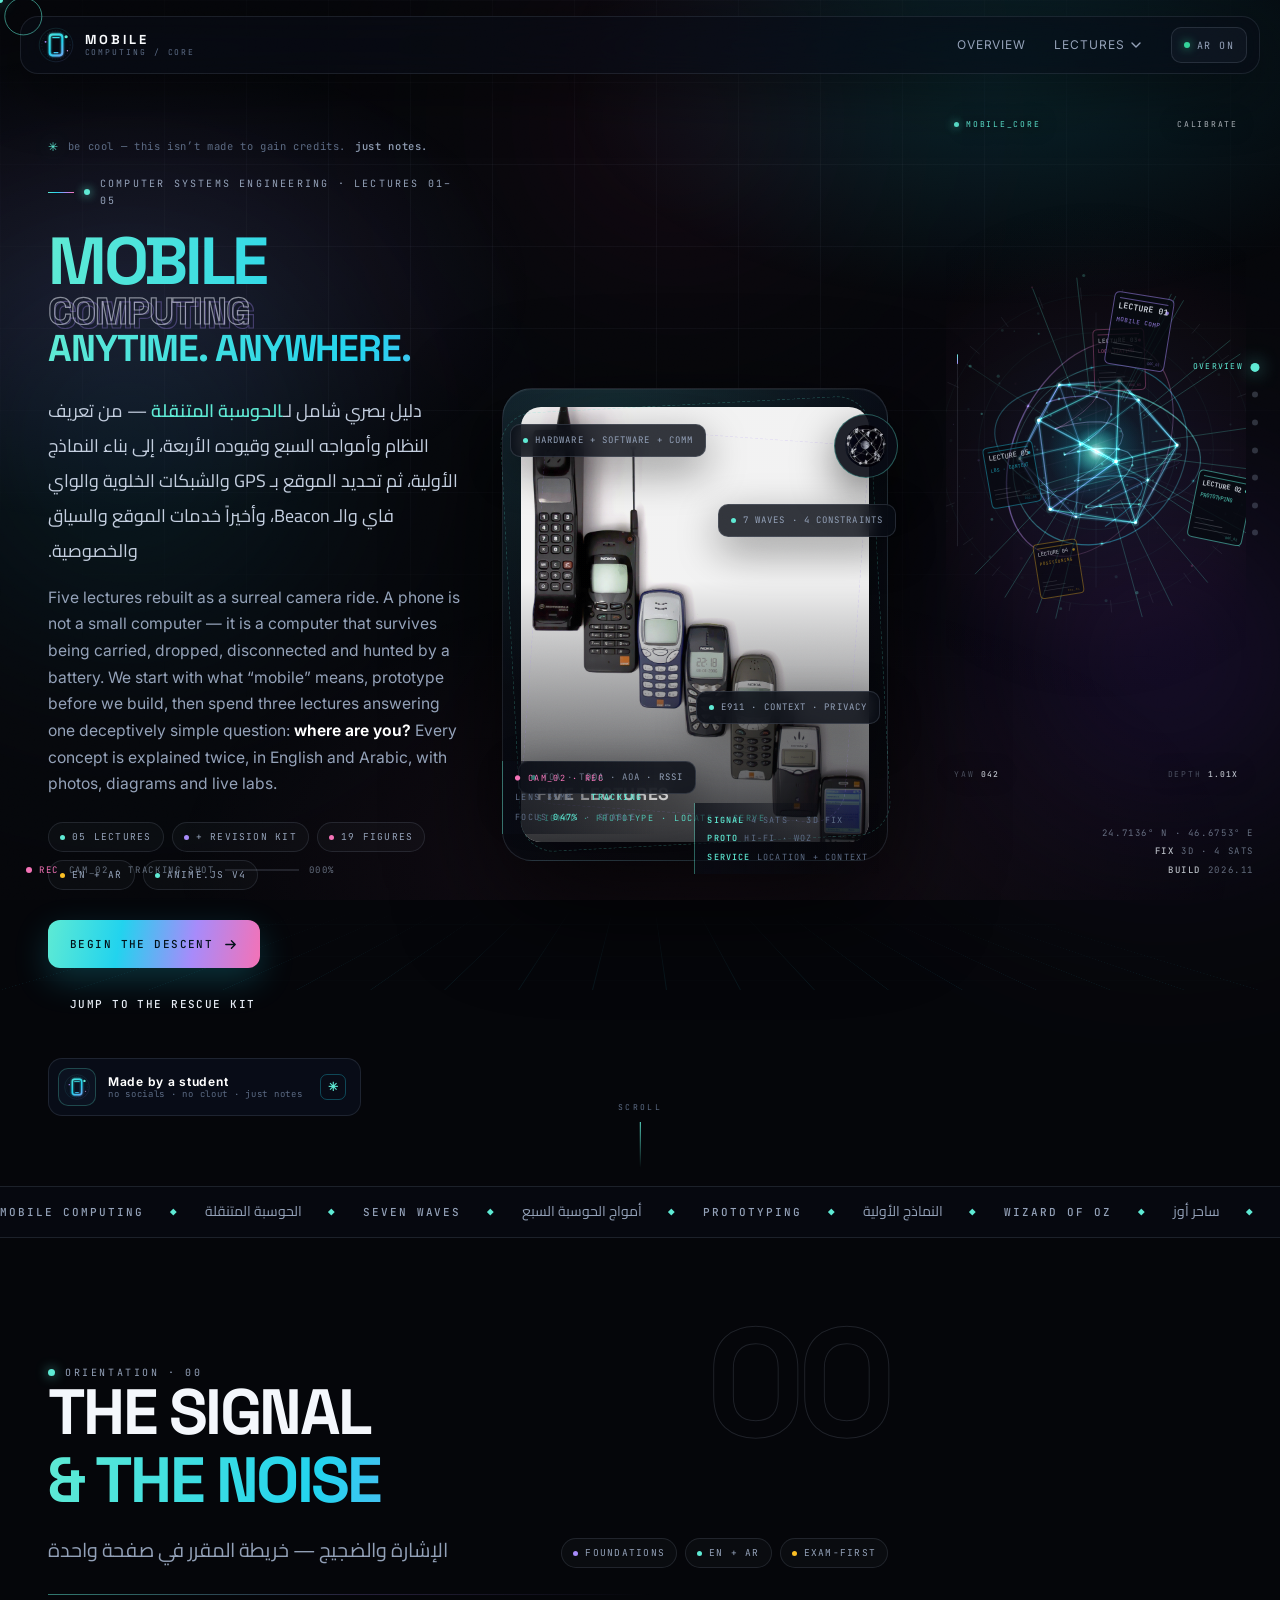
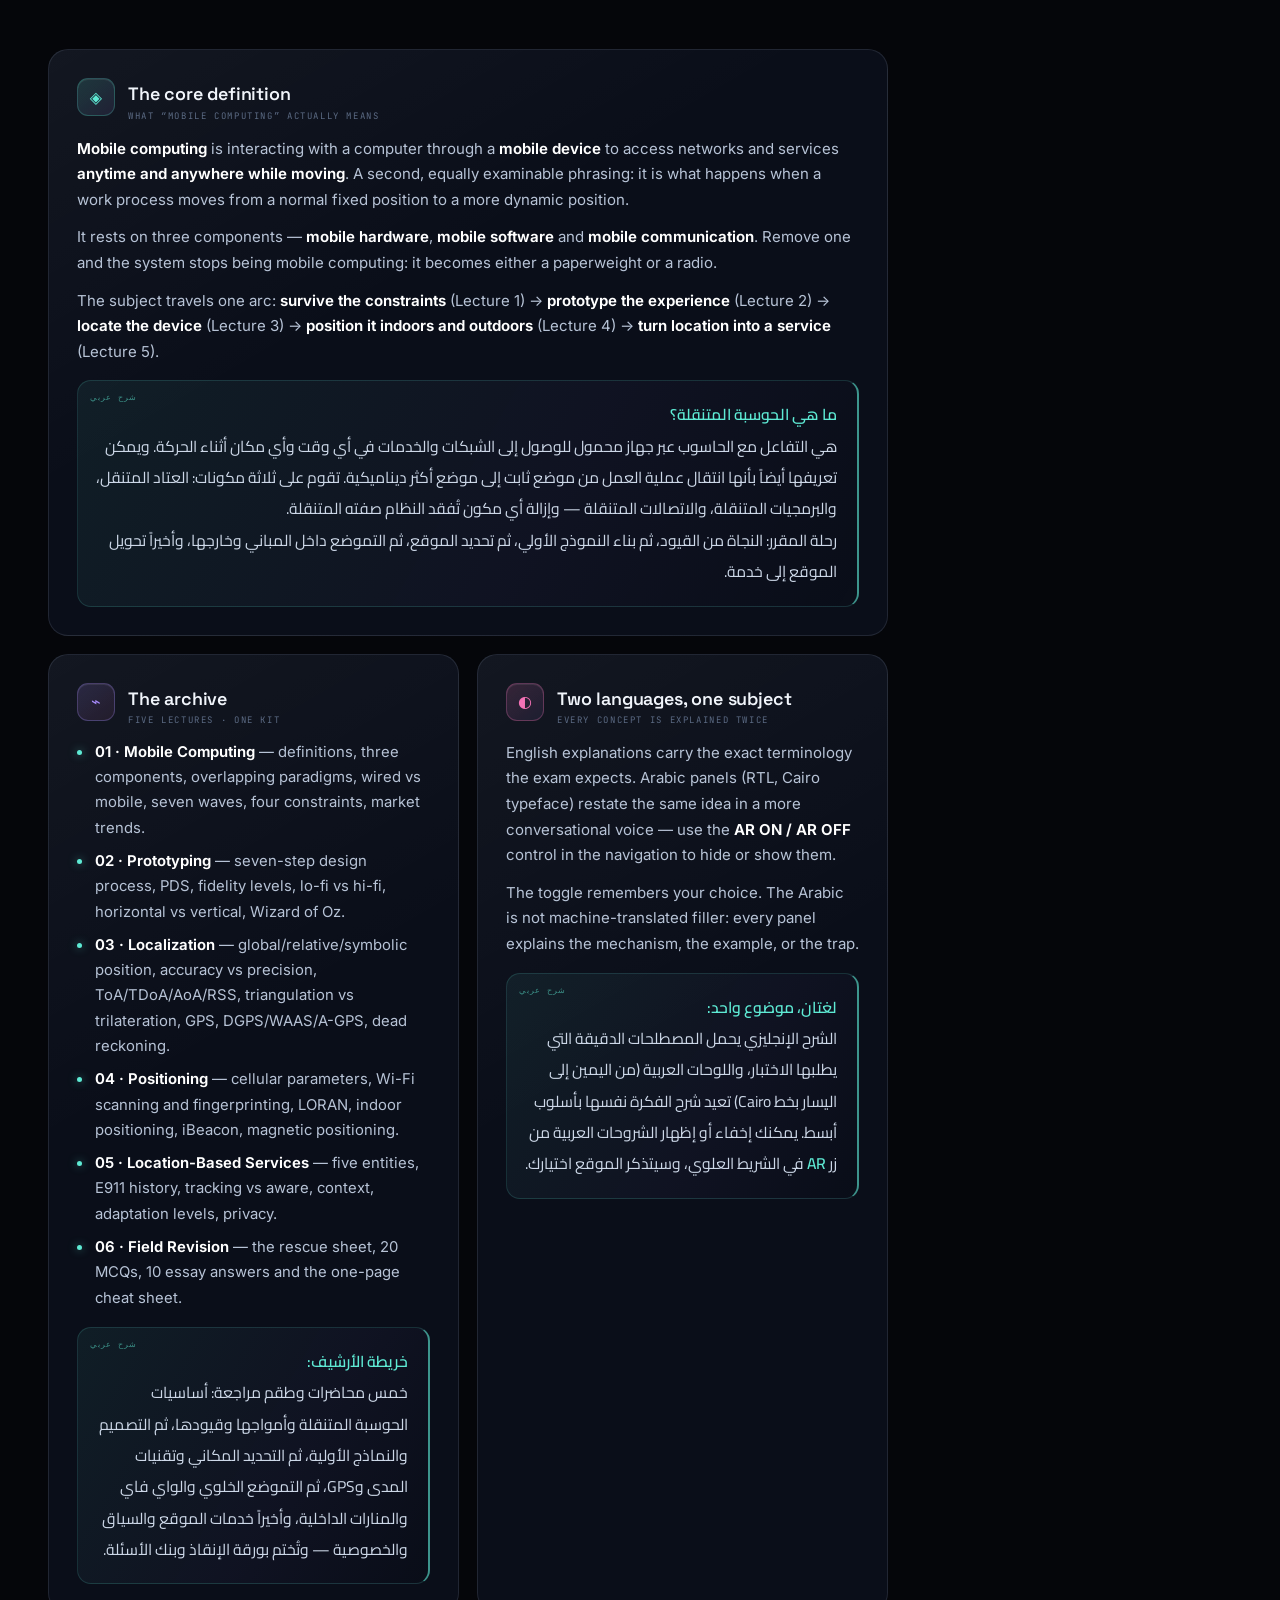
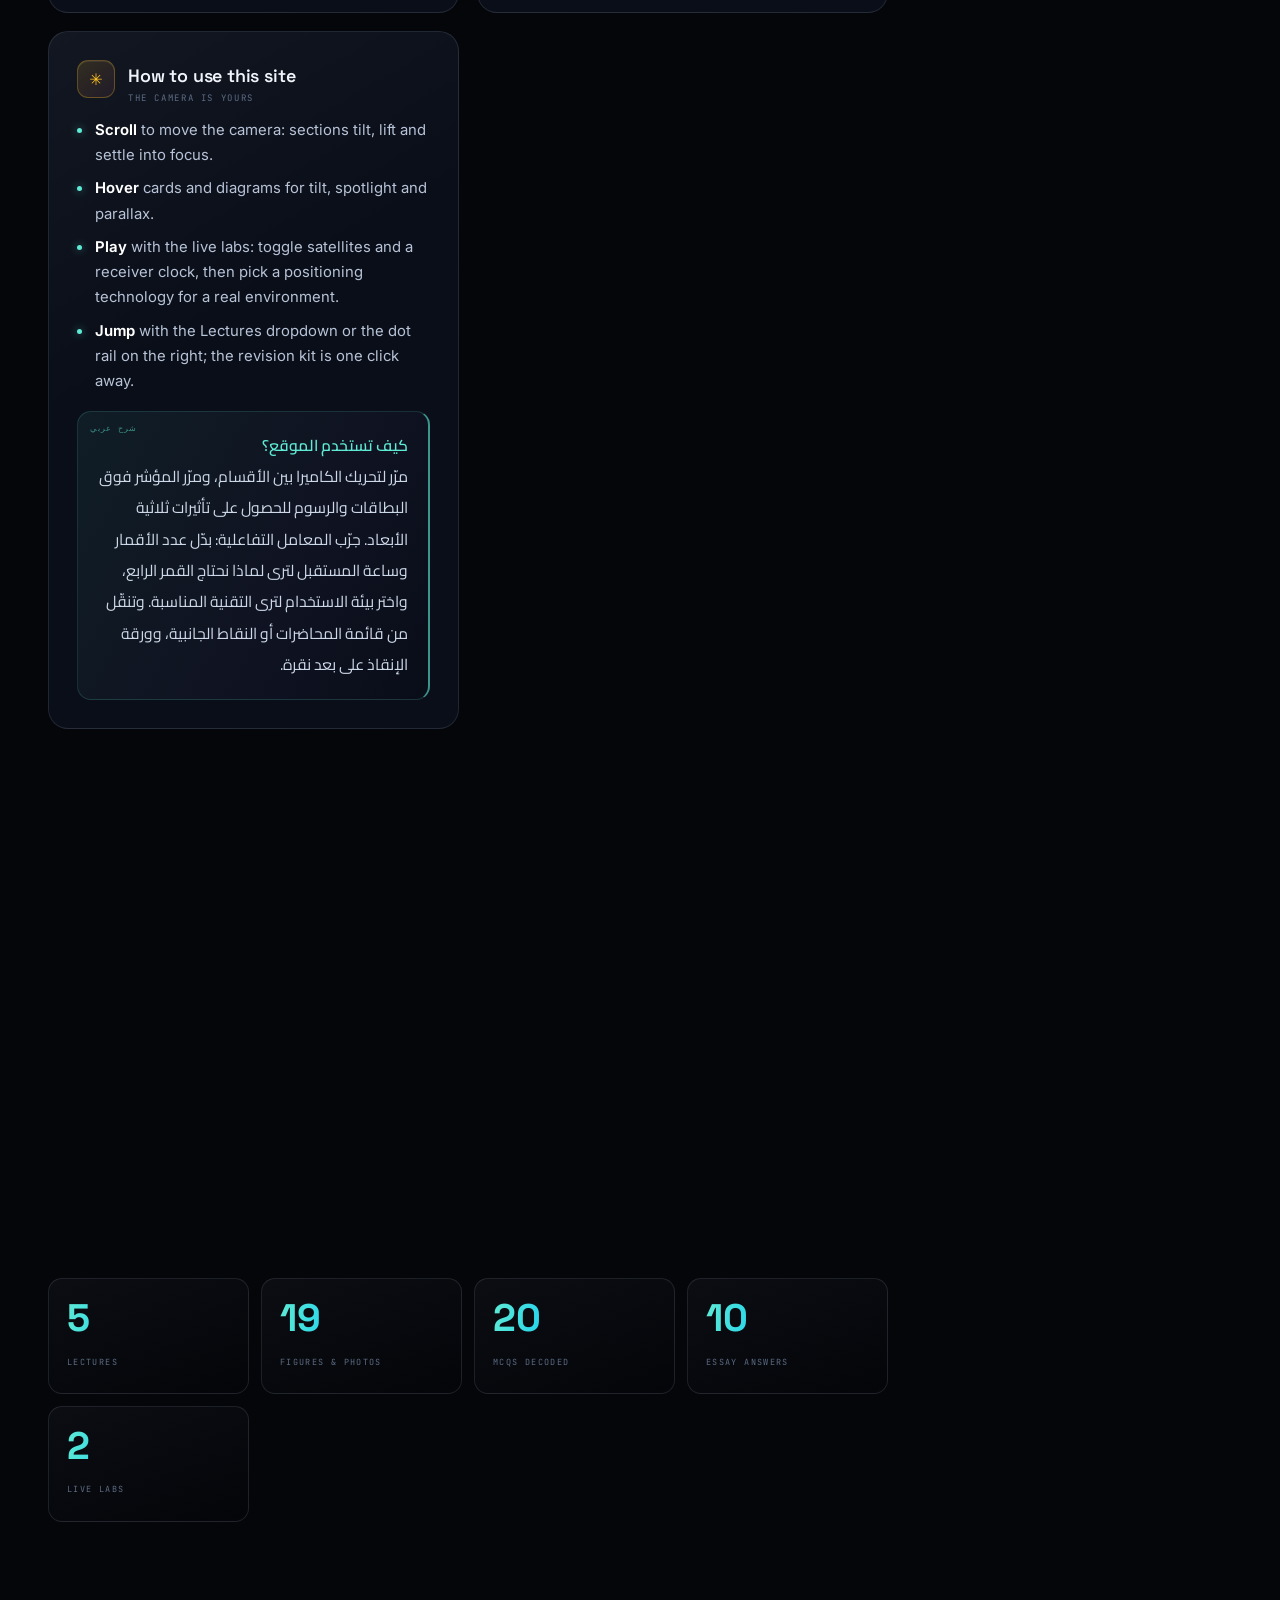
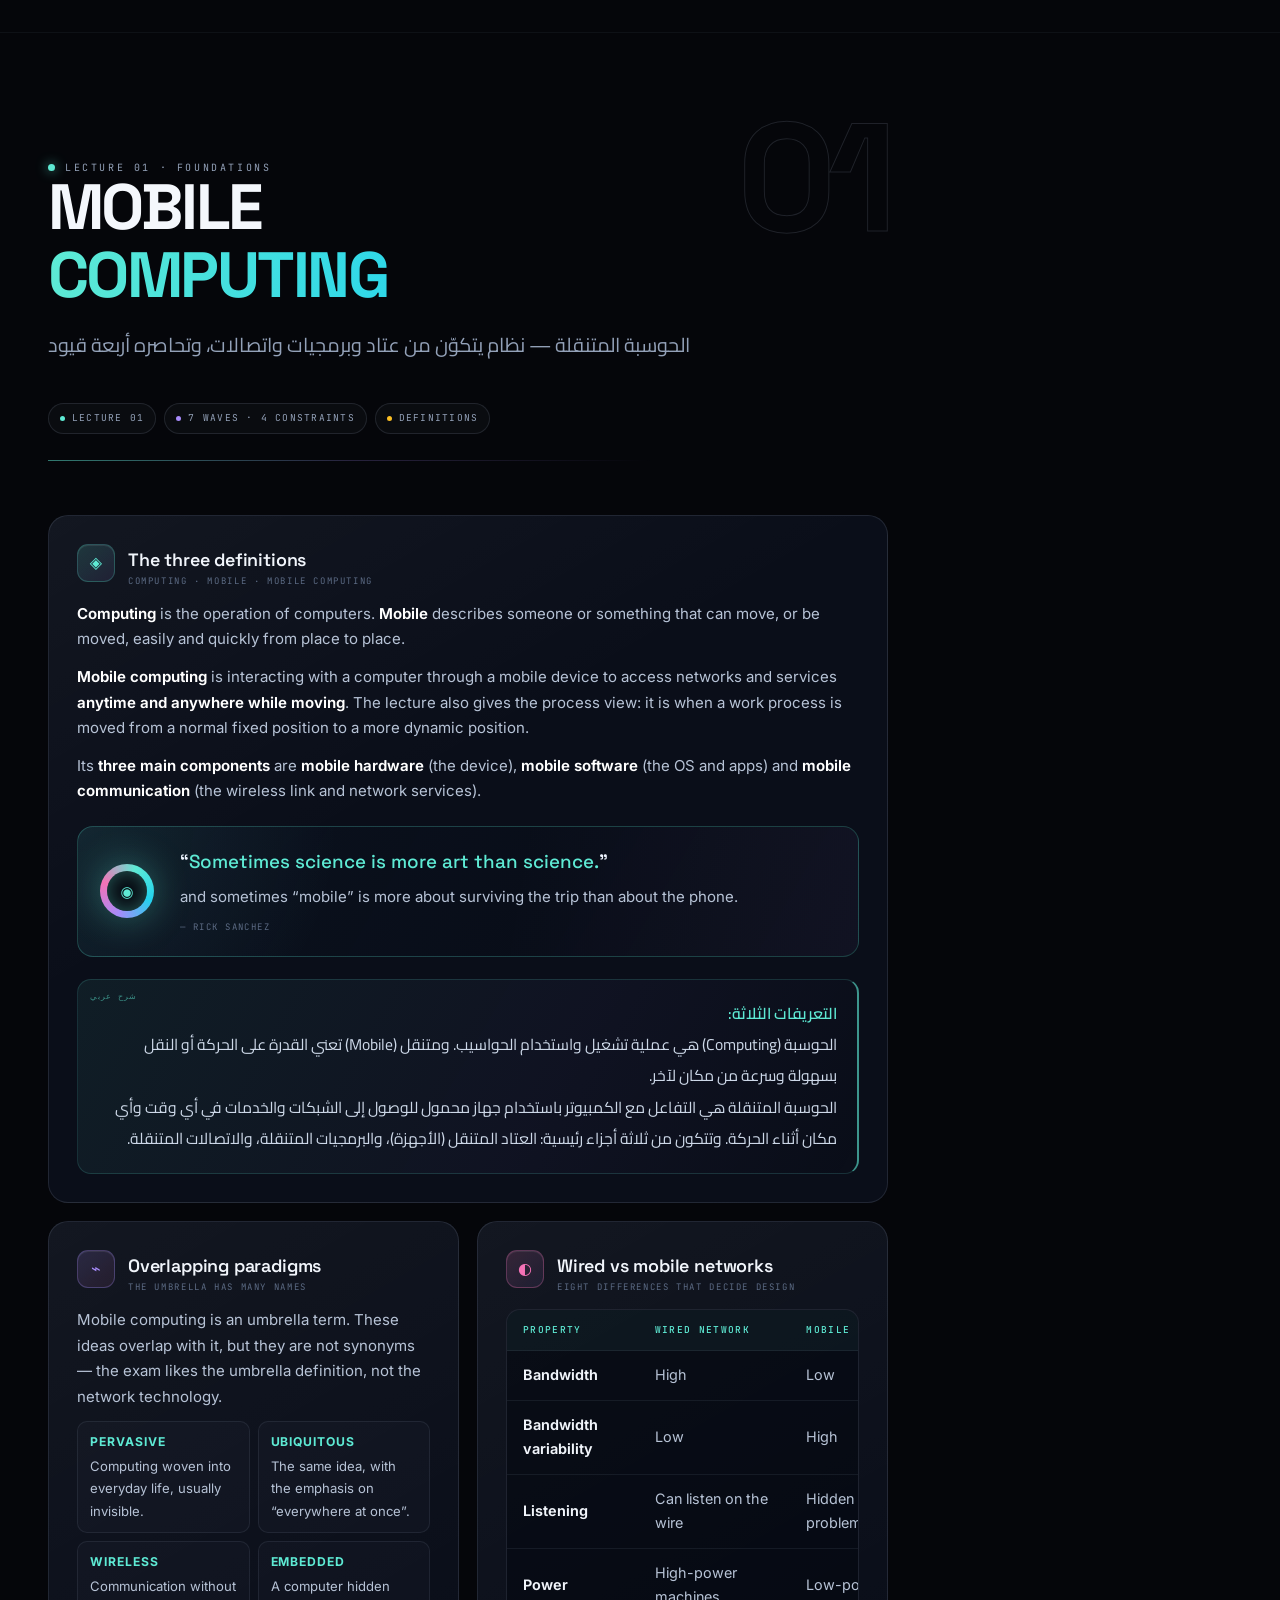
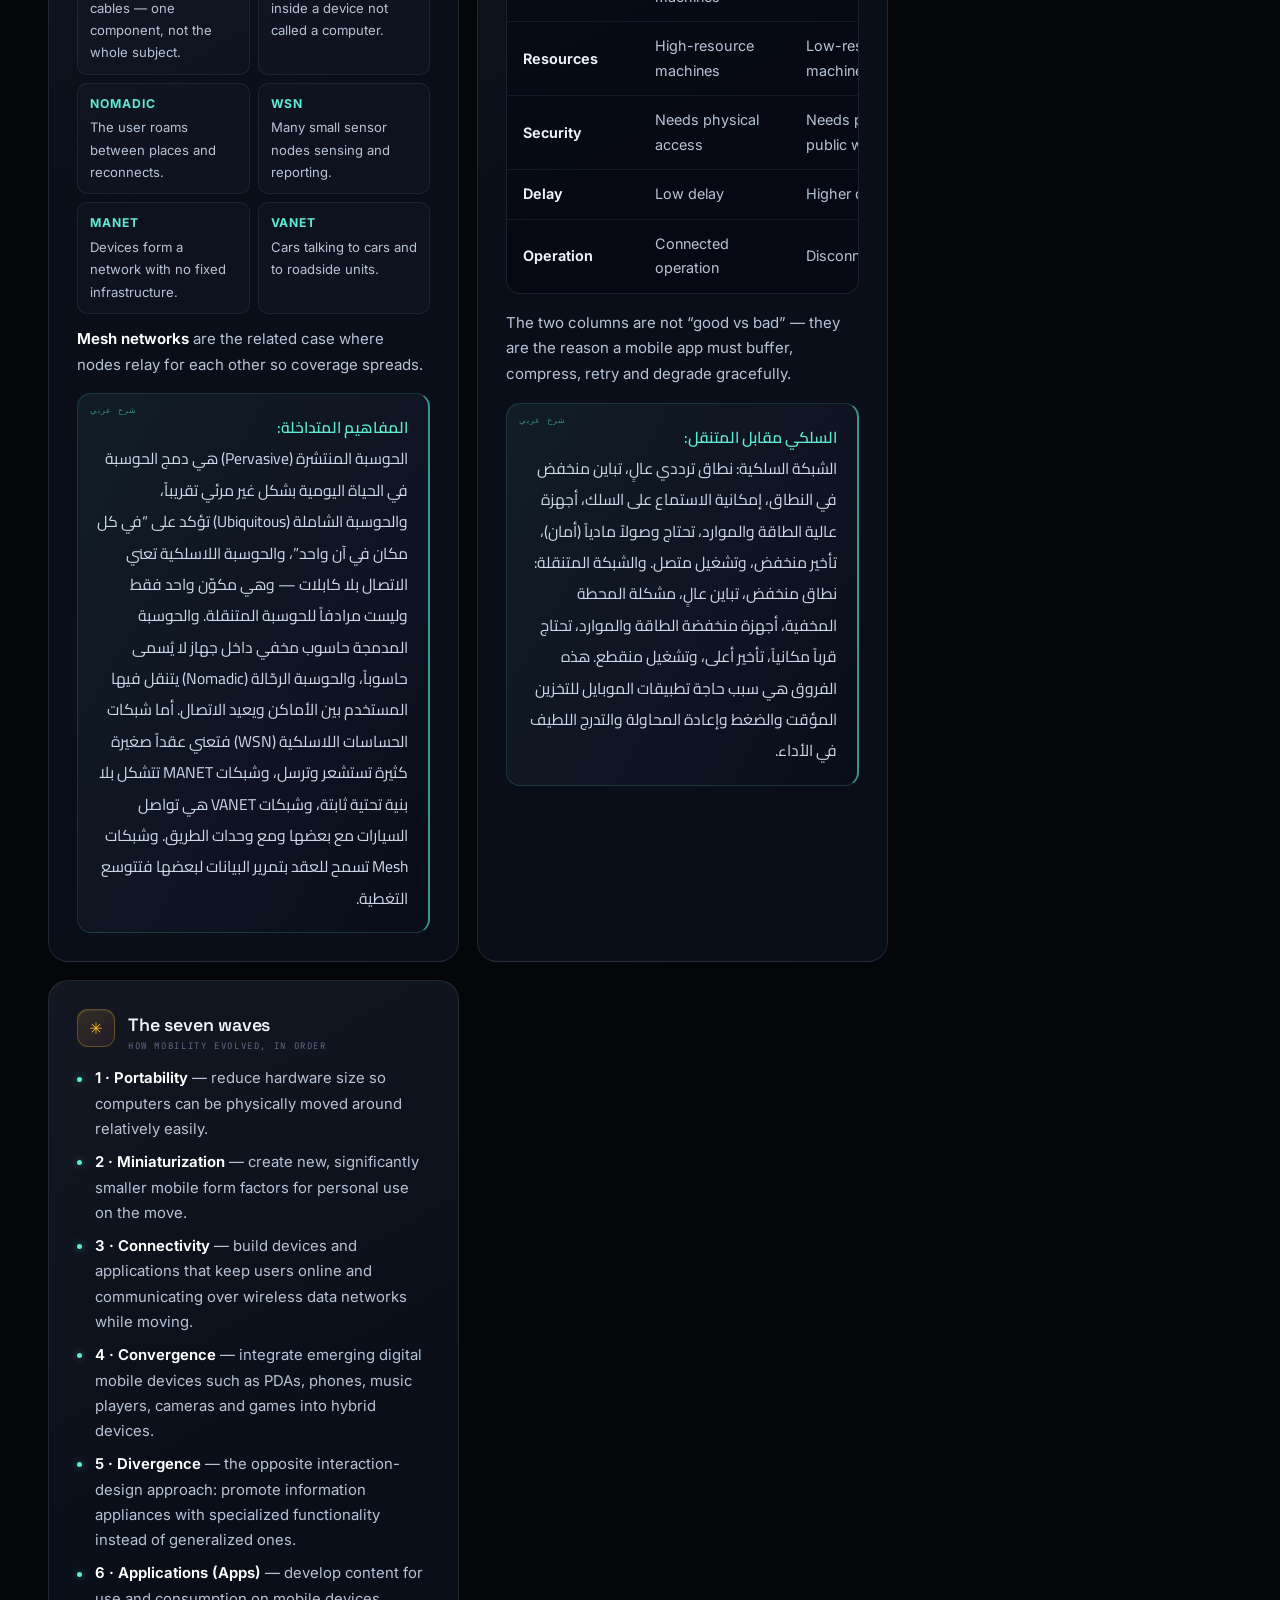
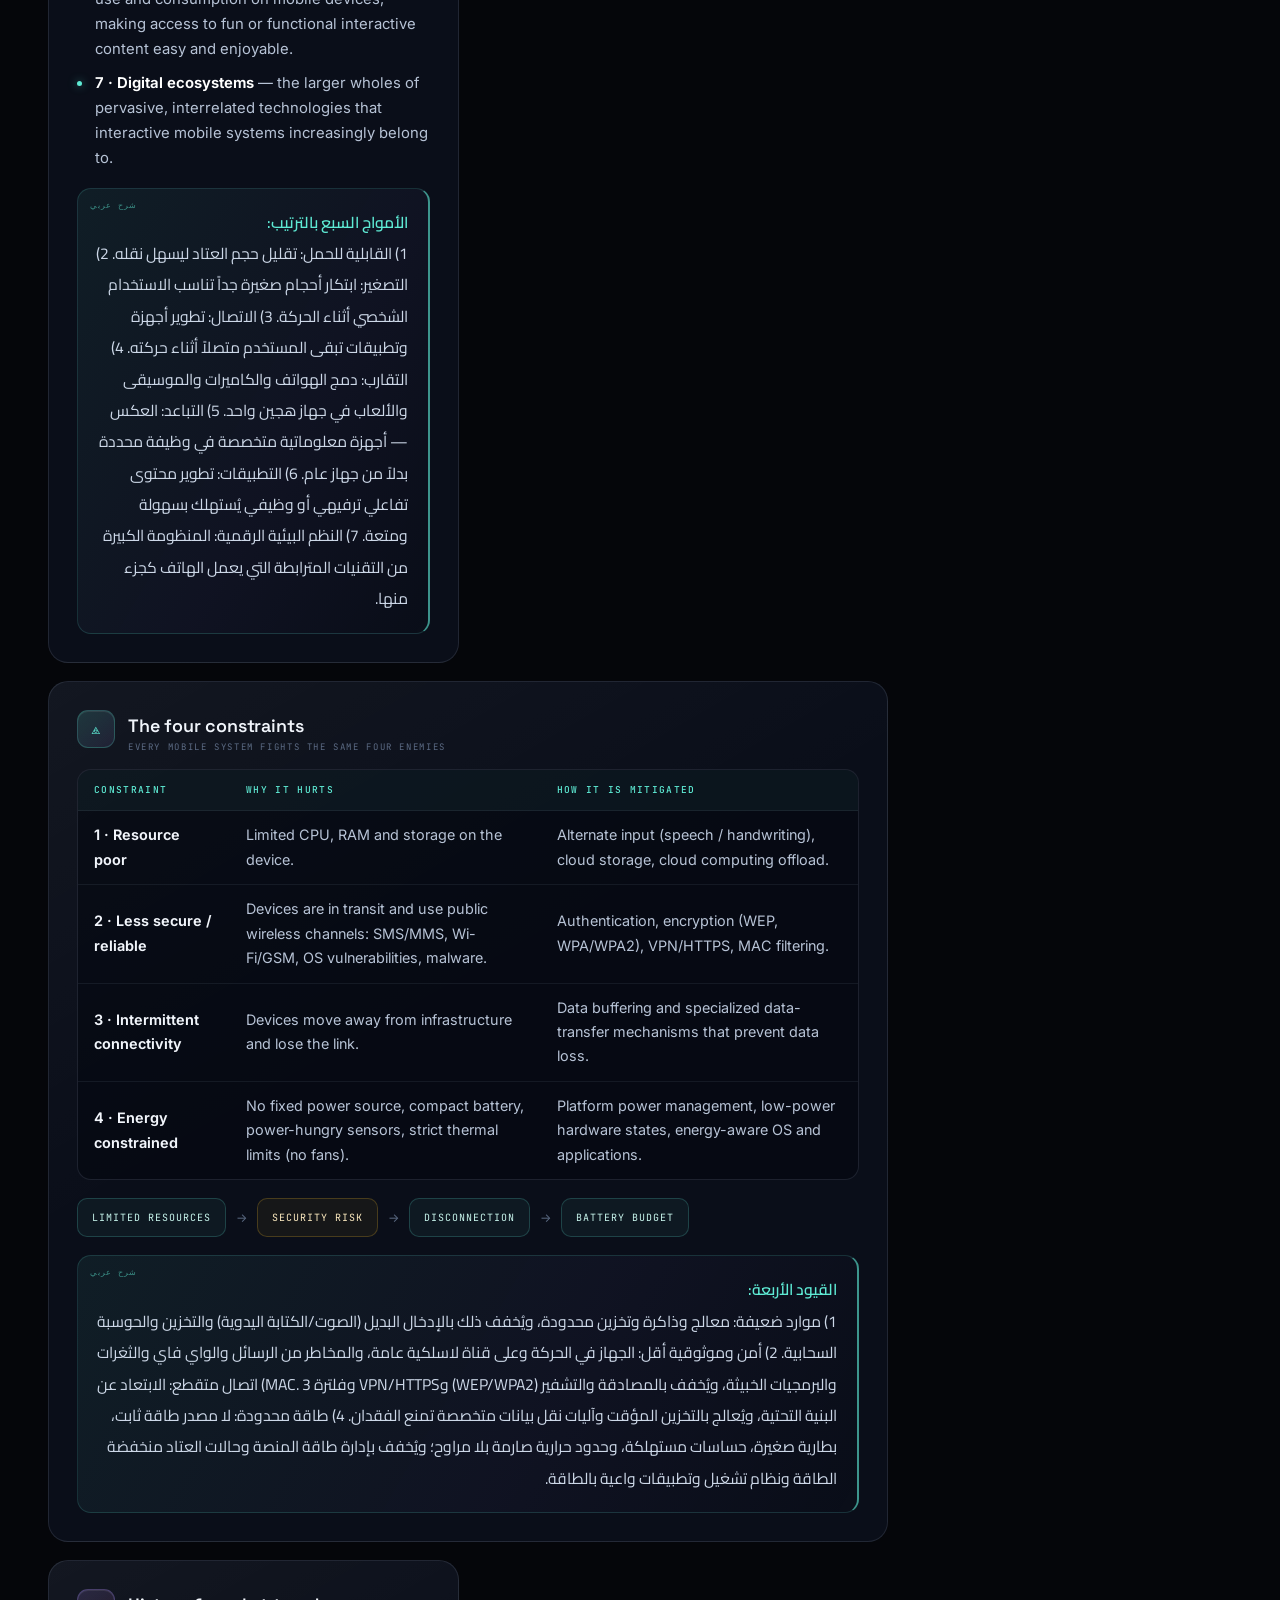
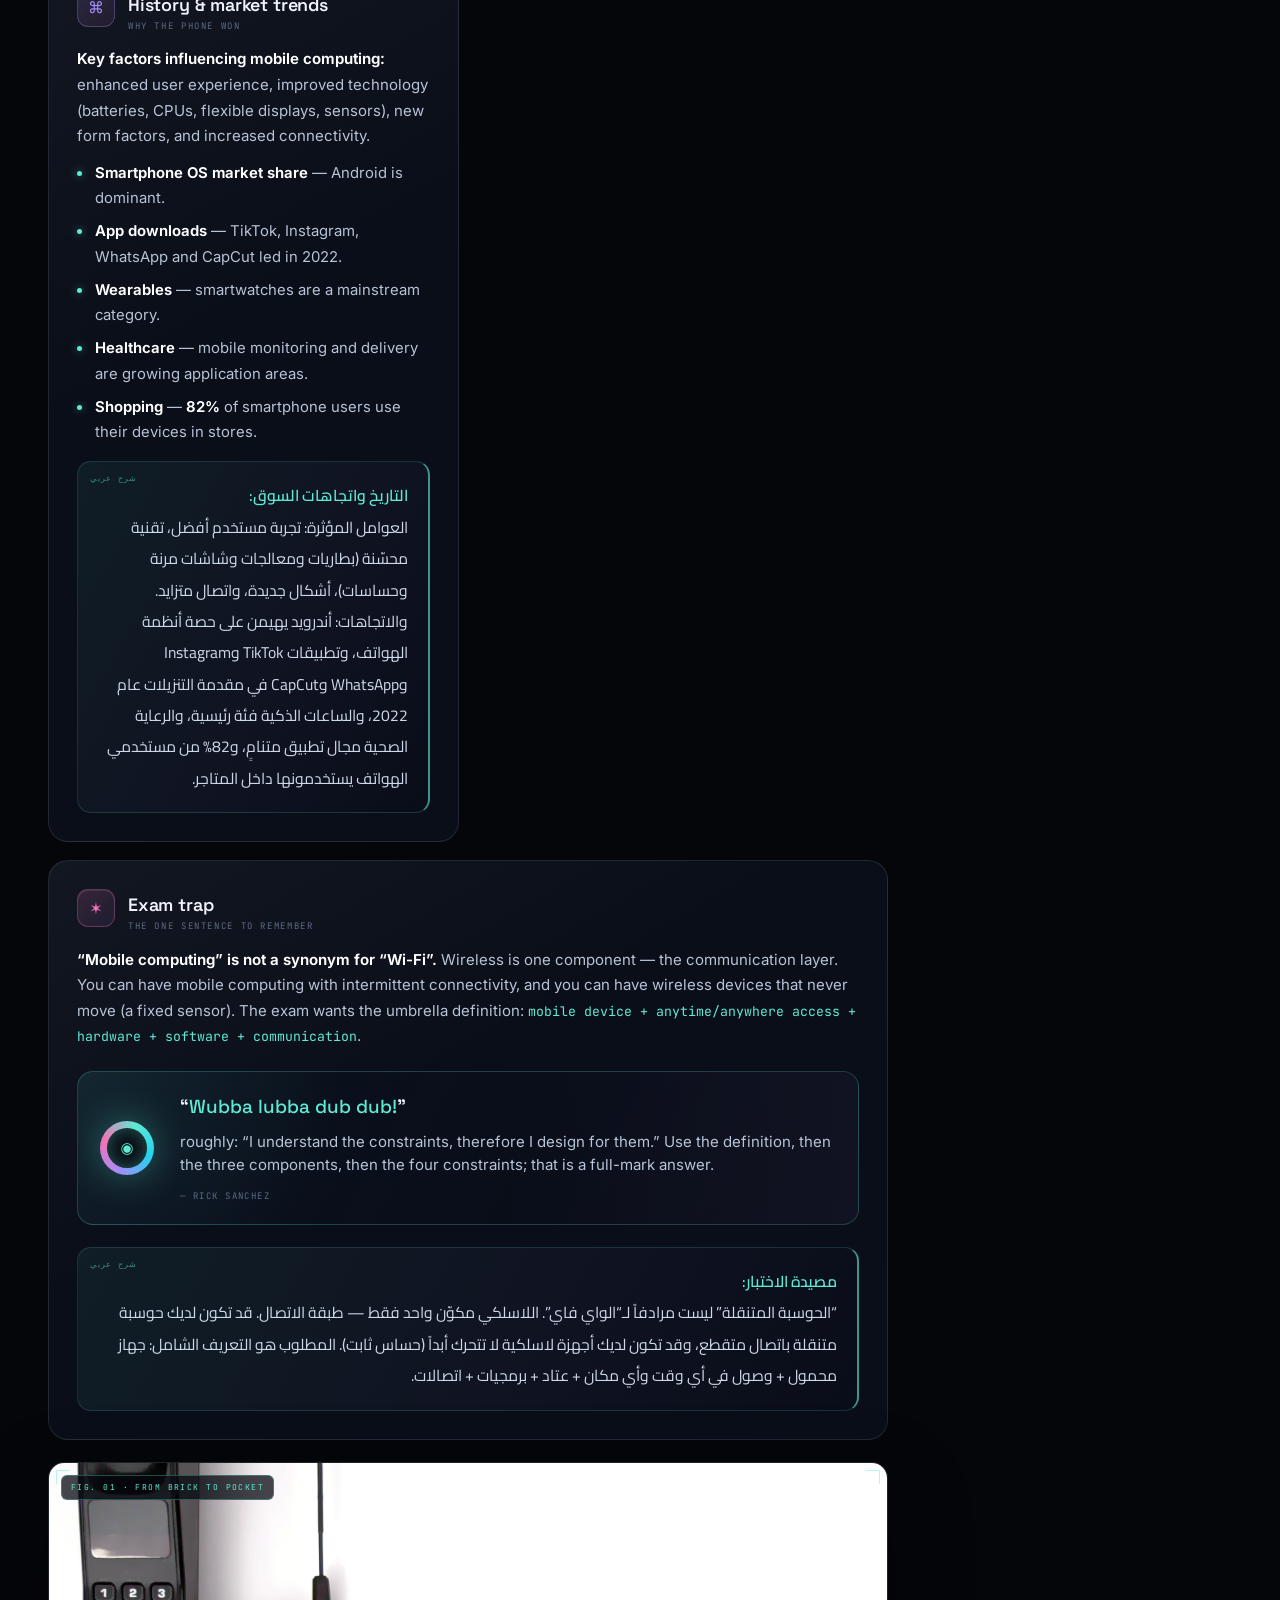
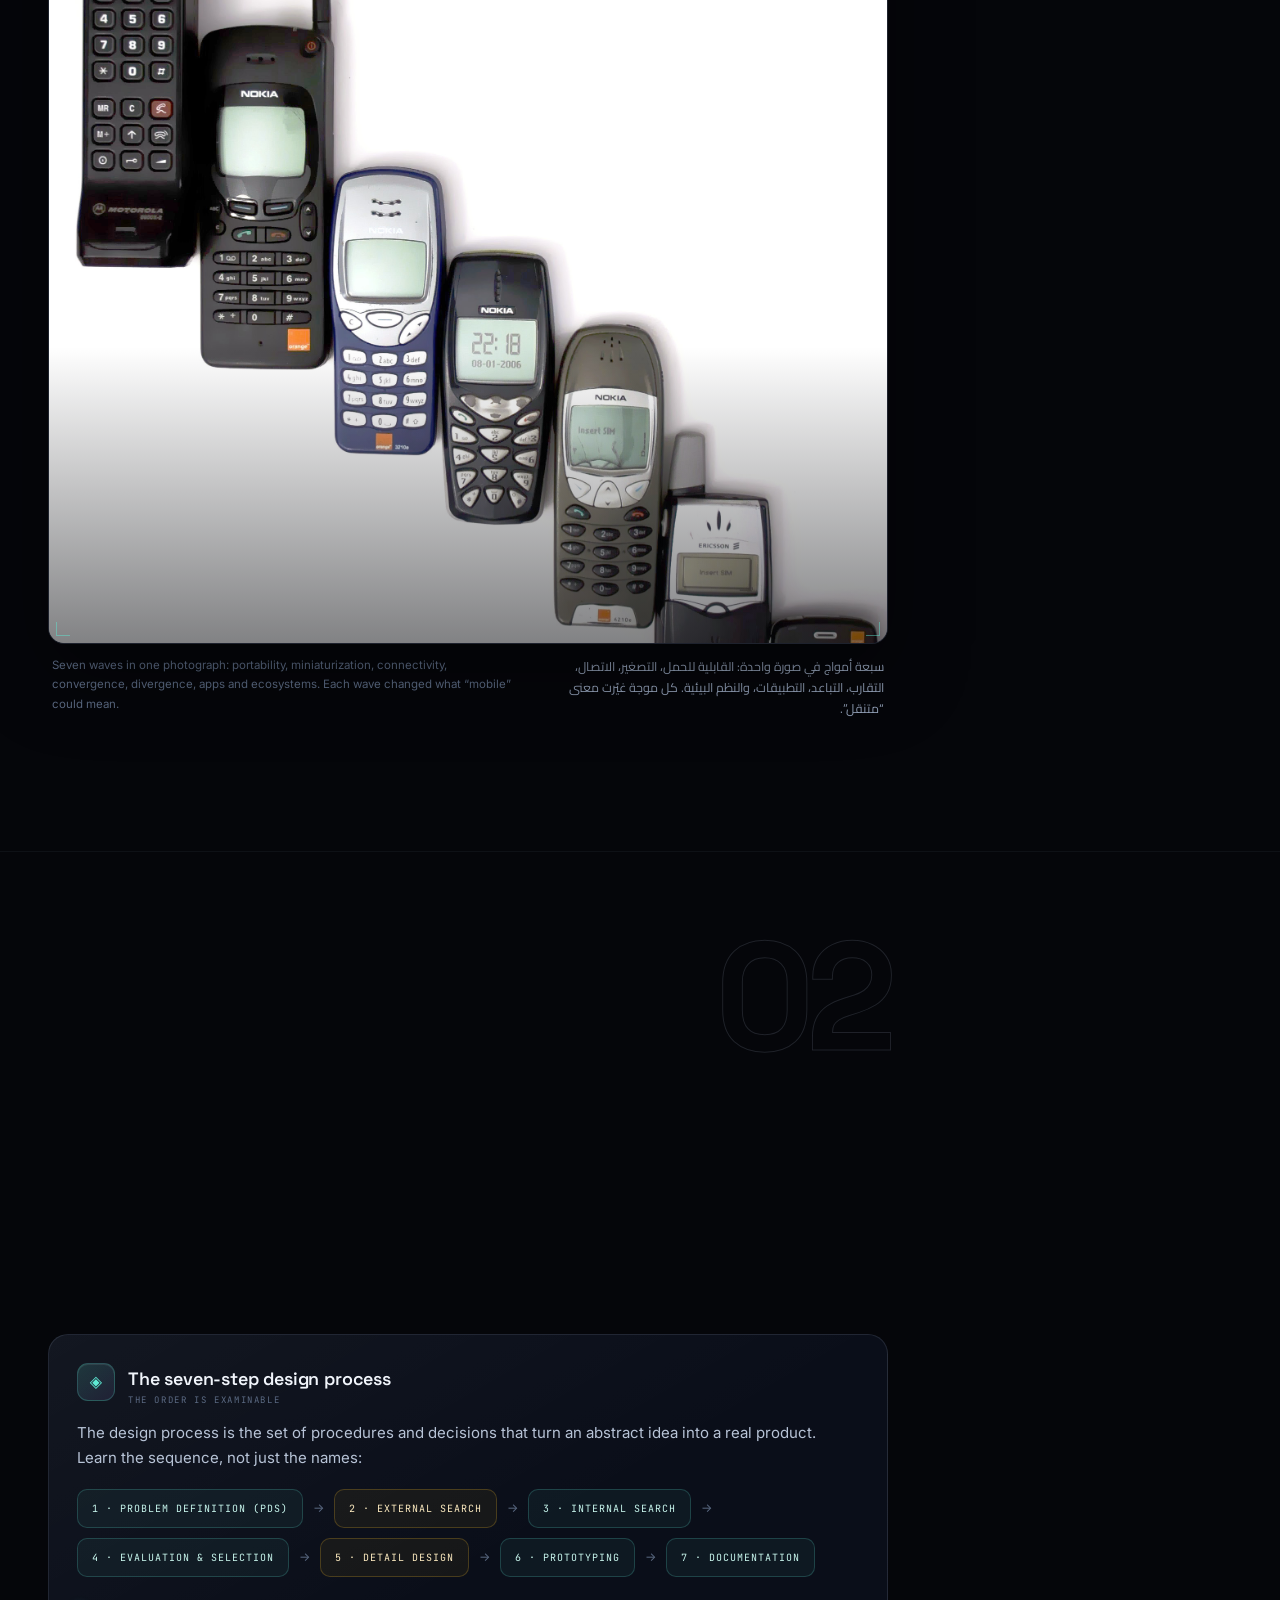
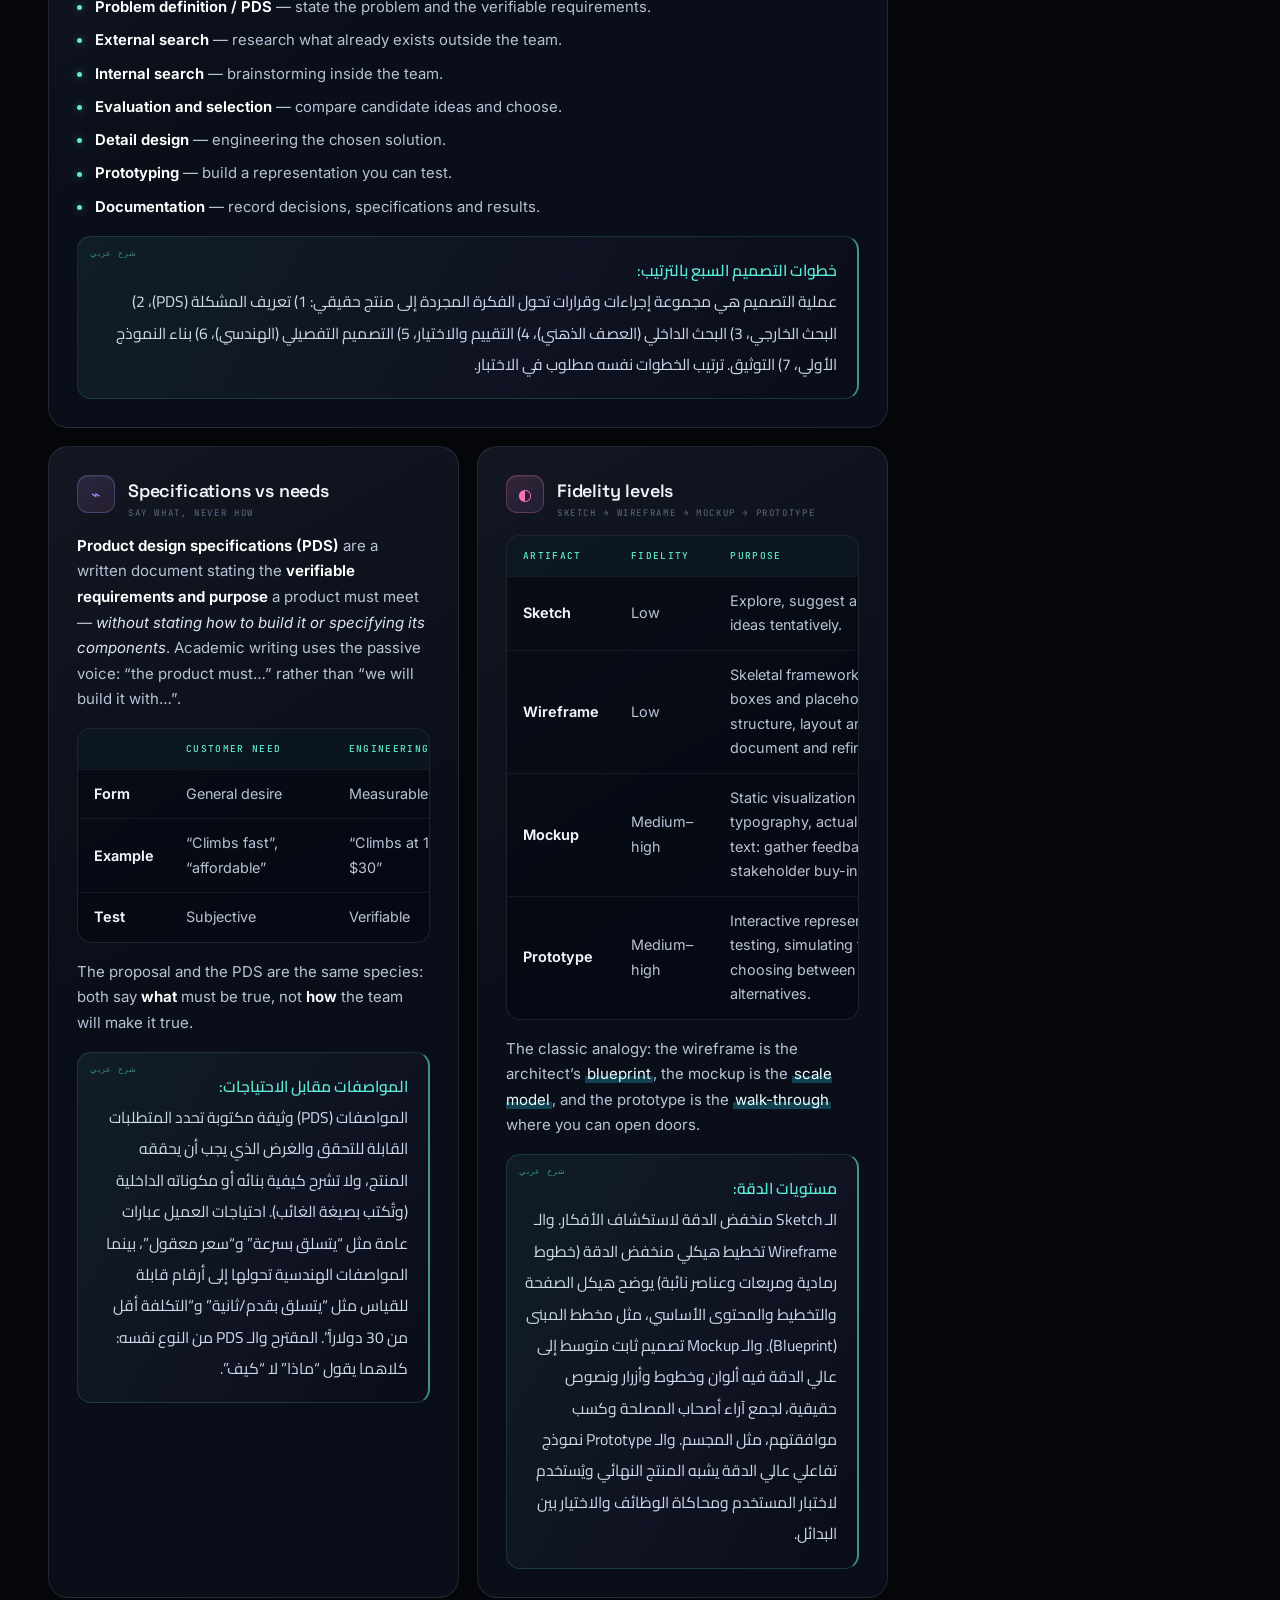
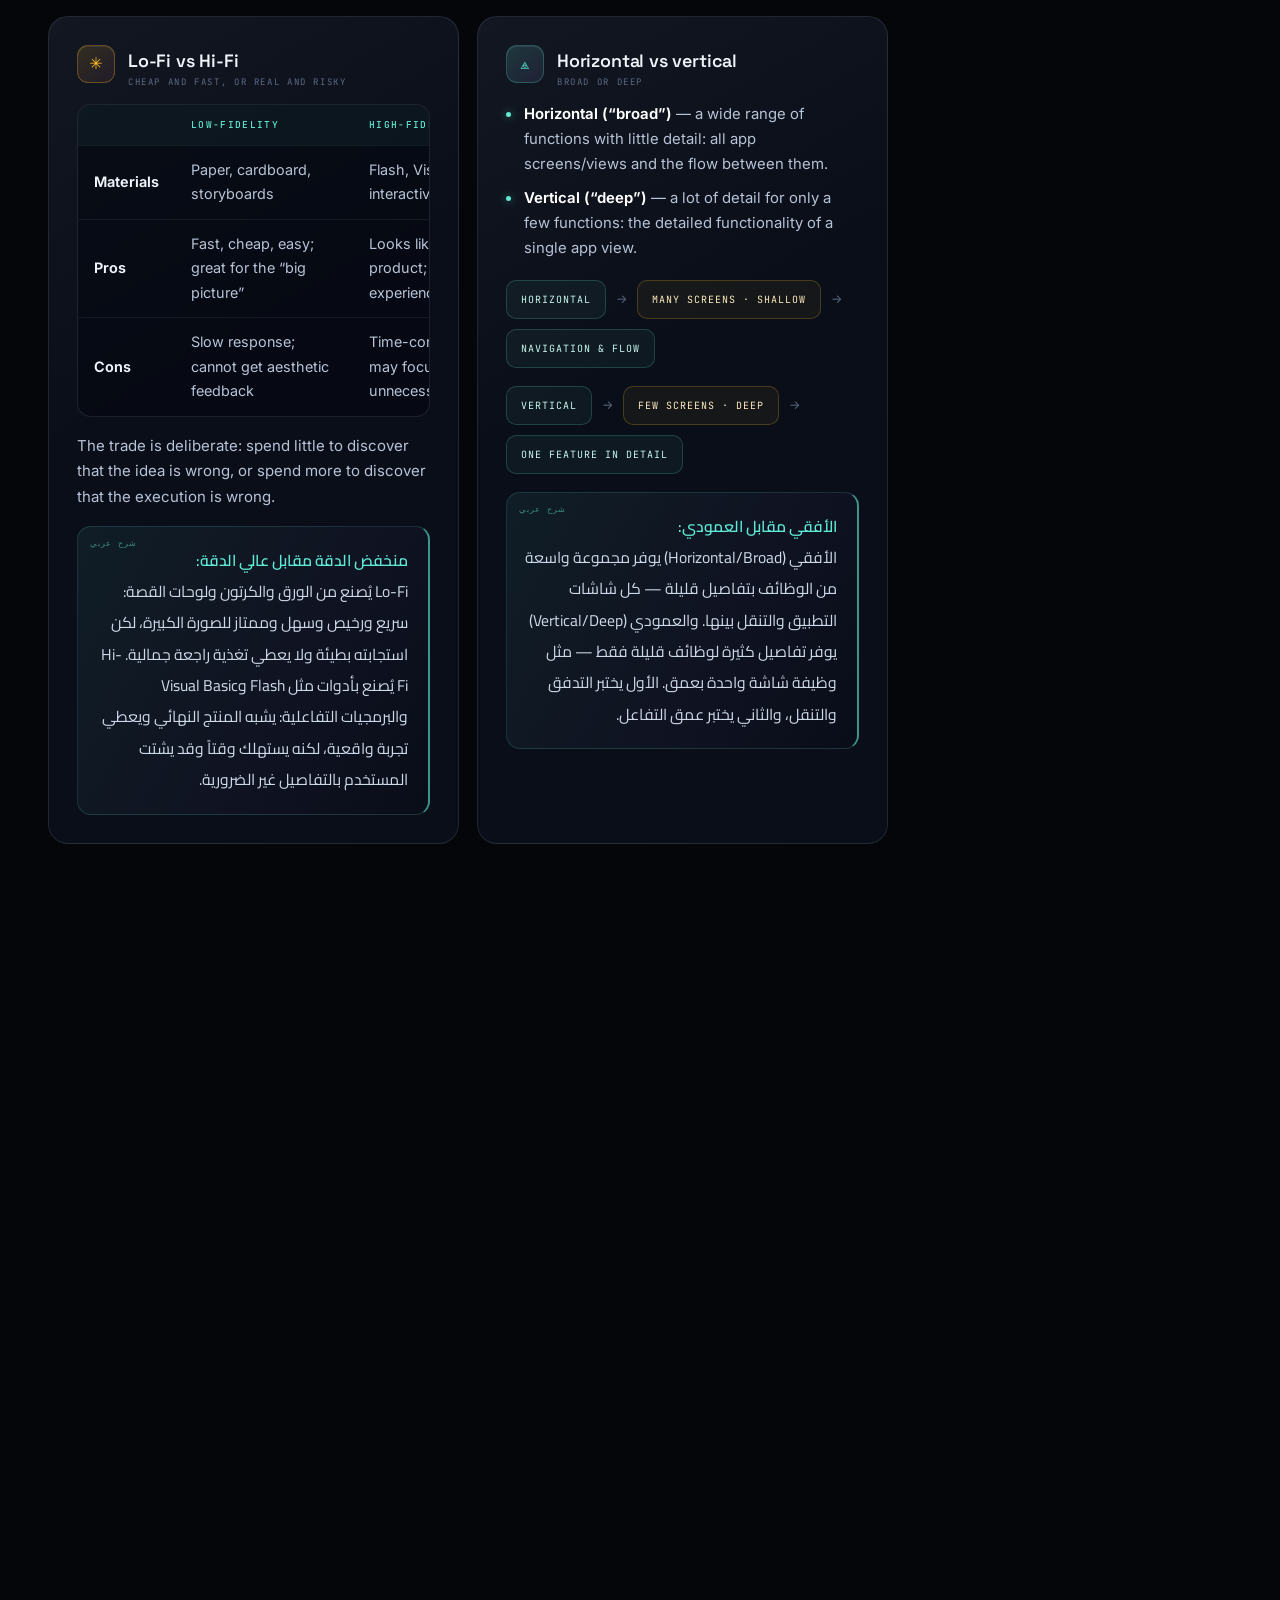
<file: mobile-computing/index.html>
<!DOCTYPE html>
<html lang="en" dir="ltr">
<head>
  <meta charset="UTF-8">
  <meta name="viewport" content="width=device-width, initial-scale=1.0">
  <title>Mobile Computing // Field Guide — Anytime, Anywhere, While Moving</title>
  <meta name="description" content="A surreal, animated exam master guide to Mobile Computing: mobile systems, prototyping, localization, positioning techniques and location-based services — in English and Arabic, with photos, diagrams, live labs and a full revision kit.">
  <meta name="author" content="Mobile Computing Field Guide">
  <meta name="theme-color" content="#05060a">
  <meta property="og:title" content="Mobile Computing // Field Guide">
  <meta property="og:description" content="Five lectures + revision kit. Definitions, seven waves, four constraints, prototypes, ToA/TDoA/AoA/RSS, GPS, cellular, Wi-Fi, beacons and LBS — EN + AR.">
  <meta property="og:type" content="website">
  <link rel="icon" type="image/svg+xml" href="assets/favicon.svg">
  <link rel="preconnect" href="https://fonts.googleapis.com">
  <link rel="preconnect" href="https://fonts.gstatic.com" crossorigin>
  <link href="https://fonts.googleapis.com/css2?family=Cairo:wght@400;600;700&family=Inter:wght@400;500;600;700&family=JetBrains+Mono:wght@400;500&family=Space+Grotesk:wght@500;600;700&display=swap" rel="stylesheet">
  <link rel="stylesheet" href="css/style.css">
  <script>document.documentElement.classList.add('js');</script>
  <noscript>
    <style>
      .loader { display: none !important; }
      body.is-loading { overflow: auto; height: auto; }
      html.js [data-reveal],
      html.js .hero [data-hero] { opacity: 1 !important; }
      html.js [data-line-reveal] .line-inner,
      html.js .hero__title .line-inner { transform: none !important; }
      html.js .section-rule { transform: none !important; }
      .cursor { display: none !important; }
    </style>
  </noscript>
</head>
<body class="is-loading">

  <a class="skip-link" href="#main">Skip to content</a>

  <!-- ============ loader ============ -->
  <div class="loader" id="loader" aria-hidden="true">
    <div class="loader__curtain loader__curtain--2"></div>
    <div class="loader__curtain loader__curtain--1"></div>
    <div class="loader__scan"></div>
    <div class="loader__inner">
      <img class="loader__mark" src="assets/logo.svg" alt="">
      <div class="loader__word">Mobile Computing · Field Archive</div>
      <div class="loader__bar"><div class="loader__fill"></div></div>
      <div class="loader__row">
        <span>Acquiring satellites</span>
        <span class="loader__pct">000%</span>
      </div>
    </div>
  </div>

  <!-- ============ atmosphere ============ -->
  <div class="bg-grid" aria-hidden="true"></div>
  <div class="bg-glow" aria-hidden="true"></div>
  <div class="aurora aurora--1" aria-hidden="true"></div>
  <div class="aurora aurora--2" aria-hidden="true"></div>
  <div class="aurora aurora--3" aria-hidden="true"></div>
  <div class="floor" aria-hidden="true"></div>
  <div class="grain" aria-hidden="true"></div>

  <!-- ============ custom cursor ============ -->
  <div class="cursor" id="cursor" aria-hidden="true">
    <div class="cursor__ring"></div>
    <div class="cursor__dot"></div>
    <div class="cursor__label">EXPLORE</div>
  </div>

  <!-- ============ progress ============ -->
  <div class="progress" aria-hidden="true"><div class="progress__bar" id="progressBar"></div></div>

  <!-- ============ HUD ============ -->
  <div class="hud hud--bl" aria-hidden="true">
    <span class="hud__rec"><i></i>REC</span>
    <span>CAM_02 · TRACKING SHOT</span>
    <span class="hud__bar"><i id="hudBar"></i></span>
    <span id="hudFocus">000%</span>
  </div>
  <div class="hud hud--br" aria-hidden="true">
    <span>24.7136° N · 46.6753° E</span>
    <span><b>FIX</b> 3D · 4 SATS</span>
    <span><b>BUILD</b> 2026.11</span>
  </div>

  <!-- ============ 3D mobile core stage ============ -->
  <aside class="core-stage" id="coreStage" aria-hidden="true">
    <canvas class="core-stage__canvas" id="coreCanvas"></canvas>
    <div class="core-stage__hud core-stage__hud--top">
      <span class="core-stage__tag"><i></i>MOBILE_CORE</span>
      <span class="core-stage__mode" id="coreMode">CALIBRATE</span>
    </div>
    <div class="core-stage__hud core-stage__hud--bottom">
      <span>YAW <b id="coreYaw">000</b></span>
      <span>DEPTH <b id="coreDepth">1.00x</b></span>
    </div>
    <div class="core-stage__gauge"><i id="coreGauge"></i></div>
  </aside>

  <!-- ============ navigation ============ -->
  <header class="nav" id="nav">
    <a class="brand" href="#top" aria-label="Mobile Computing — back to top" data-cursor="TOP">
      <img class="brand__mark" src="assets/logo.svg" alt="Mobile computing logo">
      <span class="brand__text">
        <span class="brand__name">MOBILE</span>
        <span class="brand__sub">COMPUTING / CORE</span>
      </span>
    </a>

    <nav class="nav__links" aria-label="Primary">
      <a class="nav__link" href="#overview">Overview</a>
      <div class="dropdown" id="lecturesDropdown">
        <button class="nav__link dropdown__trigger" id="lecturesTrigger" aria-expanded="false" aria-controls="lecturesPanel">
          Lectures
          <svg width="10" height="10" viewBox="0 0 10 10" fill="none" aria-hidden="true"><path d="M1 3l4 4 4-4" stroke="currentColor" stroke-width="1.4" stroke-linecap="round" stroke-linejoin="round"/></svg>
        </button>
        <div class="dropdown__panel" id="lecturesPanel">
          <div class="dropdown__grid">
            <a class="mega__item" href="#lec1">
              <span class="mega__num">01</span>
              <span><strong>Mobile Computing</strong><small>Definitions · waves · constraints · الحوسبة المتنقلة</small></span>
              <span class="mega__arrow">↗</span>
            </a>
            <a class="mega__item" href="#lec2">
              <span class="mega__num">02</span>
              <span><strong>Prototyping</strong><small>PDS · fidelity · WoZ · النماذج الأولية</small></span>
              <span class="mega__arrow">↗</span>
            </a>
            <a class="mega__item" href="#lec3">
              <span class="mega__num">03</span>
              <span><strong>Localization</strong><small>ToA · TDoA · GPS · التحديد المكاني</small></span>
              <span class="mega__arrow">↗</span>
            </a>
            <a class="mega__item" href="#lec4">
              <span class="mega__num">04</span>
              <span><strong>Positioning</strong><small>Cellular · Wi-Fi · beacons · التموضع</small></span>
              <span class="mega__arrow">↗</span>
            </a>
            <a class="mega__item" href="#lec5">
              <span class="mega__num">05</span>
              <span><strong>Location-Based Services</strong><small>Context · E911 · privacy · خدمات الموقع</small></span>
              <span class="mega__arrow">↗</span>
            </a>
            <a class="mega__item" href="#rev">
              <span class="mega__num">06</span>
              <span><strong>Field Revision</strong><small>Rescue sheet · MCQs · essays · ورقة الإنقاذ</small></span>
              <span class="mega__arrow">↗</span>
            </a>
          </div>
          <div class="dropdown__foot">
            <span>05 lectures + revision · EN + AR · 19 figures</span>
            <span>no socials · no clout · just notes</span>
          </div>
        </div>
      </div>
    </nav>

    <div class="nav__actions">
      <button class="pill-btn" id="arToggle" aria-pressed="true" data-cursor="ARABIC">
        <span class="dot"></span>
        <span class="ar-label">AR ON</span>
      </button>
      <button class="nav__burger" id="burger" aria-label="Open menu" aria-expanded="false">
        <span></span><span></span><span></span>
      </button>
    </div>
  </header>

  <!-- ============ section rail ============ -->
  <nav class="rail" aria-label="Section index">
    <a class="rail__item is-active" href="#overview"><span class="rail__label">Overview</span><span class="rail__dot"></span></a>
    <a class="rail__item" href="#lec1"><span class="rail__label">01 · Mobile</span><span class="rail__dot"></span></a>
    <a class="rail__item" href="#lec2"><span class="rail__label">02 · Prototyping</span><span class="rail__dot"></span></a>
    <a class="rail__item" href="#lec3"><span class="rail__label">03 · Localization</span><span class="rail__dot"></span></a>
    <a class="rail__item" href="#lec4"><span class="rail__label">04 · Positioning</span><span class="rail__dot"></span></a>
    <a class="rail__item" href="#lec5"><span class="rail__label">05 · LBS</span><span class="rail__dot"></span></a>
    <a class="rail__item" href="#rev"><span class="rail__label">06 · Revision</span><span class="rail__dot"></span></a>
  </nav>

  <main id="main">

    <!-- ============================================================
         HERO
    ============================================================ -->
    <section class="hero" id="top">
      <div class="container hero__grid">
        <div class="hero__copy">
          <p class="hero__note" data-hero><span aria-hidden="true">✳</span> be cool — this isn’t made to gain credits. <b>just notes.</b></p>
          <div class="eyebrow hero__eyebrow" data-hero><span class="live"></span> Computer Systems Engineering · Lectures 01–05</div>

          <h1 class="hero__title">
            <span class="line"><span class="line-inner grad">Mobile</span></span>
            <span class="line line--compact"><span class="line-inner outline" data-text="Computing">Computing</span></span>
            <span class="line line--compact"><span class="line-inner grad">Anytime. Anywhere.</span></span>
          </h1>

          <p class="hero__ar" lang="ar" dir="rtl" data-hero>
            دليل بصري شامل لـ<b>الحوسبة المتنقلة</b> — من تعريف النظام وأمواجه السبع وقيوده الأربعة، إلى بناء النماذج الأولية، ثم تحديد الموقع بـ GPS والشبكات الخلوية والواي فاي والـ Beacon، وأخيراً خدمات الموقع والسياق والخصوصية.
          </p>

          <p class="hero__desc" data-hero>
            Five lectures rebuilt as a surreal camera ride. A phone is not a small computer —
            it is a computer that survives being carried, dropped, disconnected and hunted by
            a battery. We start with what “mobile” means, prototype before we build, then spend
            three lectures answering one deceptively simple question: <strong>where are you?</strong>
            Every concept is explained twice, in English and Arabic, with photos, diagrams and live labs.
          </p>

          <div class="hero__meta" data-hero>
            <span class="chip"><i></i>05 lectures</span>
            <span class="chip chip--violet"><i></i>+ revision kit</span>
            <span class="chip chip--pink"><i></i>19 figures</span>
            <span class="chip chip--amber"><i></i>EN + AR</span>
            <span class="chip"><i></i>anime.js v4</span>
          </div>

          <div class="hero__actions" data-hero>
            <a class="btn btn--primary" href="#overview" data-magnetic data-cursor="BEGIN">
              Begin the descent
              <svg viewBox="0 0 16 16" fill="none" aria-hidden="true"><path d="M3 8h10M9 4l4 4-4 4" stroke="currentColor" stroke-width="1.5" stroke-linecap="round" stroke-linejoin="round"/></svg>
            </a>
            <a class="btn" href="#rev" data-magnetic data-cursor="RESCUE">Jump to the rescue kit</a>
          </div>

          <div class="author-mini" data-hero data-cursor="COOL">
            <span class="author-mini__avatar"><img src="assets/logo.svg" alt=""></span>
            <span class="author-mini__text">
              <strong>Made by a student</strong>
              <span>no socials · no clout · just notes</span>
            </span>
            <span class="author-mini__in">✳</span>
          </div>
        </div>

        <div class="hero__visual hero__visual--photo">
          <div class="hero__orbit hero__orbit--photo">
            <img class="hero__photo" src="images/mobile-phone-evolution.jpg" width="2048" height="3072" alt="A timeline of mobile phones from brick handsets to modern smartphones" fetchpriority="high">
            <div class="hero__photo-shade"></div>
            <div class="hero__photo-label">
              <b>FIVE LECTURES</b>
              <span>signal · prototype · locate · serve</span>
            </div>
          </div>
          <span class="hero__ring"></span>
          <span class="hero__ring hero__ring--2"></span>
          <span class="hero__float hero__float--1"><i></i>HARDWARE + SOFTWARE + COMM</span>
          <span class="hero__float hero__float--2"><i></i>7 WAVES · 4 CONSTRAINTS</span>
          <span class="hero__float hero__float--3"><i></i>TOA · TDOA · AOA · RSSI</span>
          <span class="hero__float hero__float--4"><i></i>E911 · CONTEXT · PRIVACY</span>
          <span class="hero__sat"><img src="images/gps-satellite.jpg" width="240" height="240" alt="GPS satellite"></span>
          <div class="hero__tech">
            <span><b>SIGNAL</b> 4 SATS · 3D FIX</span>
            <span><b>PROTO</b> HI-FI · WOZ</span>
            <span><b>SERVICE</b> LOCATION + CONTEXT</span>
          </div>
          <div class="hero__cam">
            <span class="rec">CAM_02 · REC</span>
            <span>LENS 35MM · <b>TRACKING</b></span>
            <span>FOCUS <b>047%</b> · STABLE</span>
          </div>
        </div>
      </div>

      <a class="scroll-cue" href="#overview" data-cursor="SCROLL">
        <span>Scroll</span>
        <span class="scroll-cue__line"></span>
      </a>
    </section>

    <!-- ============ marquee ============ -->
    <div class="marquee" aria-hidden="true">
      <div class="marquee__track">
        <div class="marquee__row">
          <b>Mobile computing</b><i>◆</i><span class="ar">الحوسبة المتنقلة</span><i>◆</i>
          <b>Seven waves</b><i>◆</i><span class="ar">أمواج الحوسبة السبع</span><i>◆</i>
          <b>Prototyping</b><i>◆</i><span class="ar">النماذج الأولية</span><i>◆</i>
          <b>Wizard of Oz</b><i>◆</i><span class="ar">ساحر أوز</span><i>◆</i>
          <b>Localization</b><i>◆</i><span class="ar">التحديد المكاني</span><i>◆</i>
          <b>Trilateration</b><i>◆</i><span class="ar">التثليث المسافي</span><i>◆</i>
          <b>GPS</b><i>◆</i><span class="ar">النظام العالمي لتحديد المواقع</span><i>◆</i>
          <b>Cellular positioning</b><i>◆</i><span class="ar">التموضع الخلوي</span><i>◆</i>
          <b>Wi-Fi fingerprinting</b><i>◆</i><span class="ar">البصمة الراديوية</span><i>◆</i>
          <b>iBeacon</b><i>◆</i><span class="ar">منارات البلوتوث</span><i>◆</i>
          <b>Location-based services</b><i>◆</i><span class="ar">خدمات الموقع</span><i>◆</i>
          <b>Context</b><i>◆</i><span class="ar">السياق</span><i>◆</i>
        </div>
        <div class="marquee__row">
          <b>Mobile computing</b><i>◆</i><span class="ar">الحوسبة المتنقلة</span><i>◆</i>
          <b>Seven waves</b><i>◆</i><span class="ar">أمواج الحوسبة السبع</span><i>◆</i>
          <b>Prototyping</b><i>◆</i><span class="ar">النماذج الأولية</span><i>◆</i>
          <b>Wizard of Oz</b><i>◆</i><span class="ar">ساحر أوز</span><i>◆</i>
          <b>Localization</b><i>◆</i><span class="ar">التحديد المكاني</span><i>◆</i>
          <b>Trilateration</b><i>◆</i><span class="ar">التثليث المسافي</span><i>◆</i>
          <b>GPS</b><i>◆</i><span class="ar">النظام العالمي لتحديد المواقع</span><i>◆</i>
          <b>Cellular positioning</b><i>◆</i><span class="ar">التموضع الخلوي</span><i>◆</i>
          <b>Wi-Fi fingerprinting</b><i>◆</i><span class="ar">البصمة الراديوية</span><i>◆</i>
          <b>iBeacon</b><i>◆</i><span class="ar">منارات البلوتوث</span><i>◆</i>
          <b>Location-based services</b><i>◆</i><span class="ar">خدمات الموقع</span><i>◆</i>
          <b>Context</b><i>◆</i><span class="ar">السياق</span><i>◆</i>
        </div>
      </div>
    </div>

    <!-- ============================================================
         OVERVIEW
    ============================================================ -->
    <section class="scene" id="overview">
      <div class="container scene__inner">
        <header class="section-head" data-line-reveal>
          <div class="section-index" aria-hidden="true">00</div>
          <div class="section-head__row">
            <div>
              <div class="section-kicker" data-reveal>Orientation · 00</div>
              <h2 class="section-title">
                <span class="line"><span class="line-inner">The signal</span></span>
                <span class="line"><span class="line-inner grad">&amp; the noise</span></span>
              </h2>
              <p class="section-ar" lang="ar" dir="rtl" data-reveal>الإشارة والضجيج — خريطة المقرر في صفحة واحدة</p>
            </div>
            <div class="section-meta" data-reveal>
              <span class="chip chip--violet"><i></i>foundations</span>
              <span class="chip"><i></i>EN + AR</span>
              <span class="chip chip--amber"><i></i>exam-first</span>
            </div>
          </div>
          <div class="section-rule"></div>
        </header>

        <div class="cards">
          <article class="card card--wide card--cyan" data-tilt data-reveal>
            <div class="card__head">
              <span class="card__icon" aria-hidden="true">◈</span>
              <div>
                <div class="card__title">The core definition<small>what “mobile computing” actually means</small></div>
              </div>
            </div>
            <p><strong>Mobile computing</strong> is interacting with a computer through a <strong>mobile device</strong> to access networks and services <strong>anytime and anywhere while moving</strong>. A second, equally examinable phrasing: it is what happens when a work process moves from a normal fixed position to a more dynamic position.</p>
            <p>It rests on three components — <strong>mobile hardware</strong>, <strong>mobile software</strong> and <strong>mobile communication</strong>. Remove one and the system stops being mobile computing: it becomes either a paperweight or a radio.</p>
            <p>The subject travels one arc: <strong>survive the constraints</strong> (Lecture 1) → <strong>prototype the experience</strong> (Lecture 2) → <strong>locate the device</strong> (Lecture 3) → <strong>position it indoors and outdoors</strong> (Lecture 4) → <strong>turn location into a service</strong> (Lecture 5).</p>
            <div class="arabic" lang="ar" dir="rtl">
              <strong>ما هي الحوسبة المتنقلة؟</strong><br>
              هي التفاعل مع الحاسوب عبر جهاز محمول للوصول إلى الشبكات والخدمات في أي وقت وأي مكان أثناء الحركة. ويمكن تعريفها أيضاً بأنها انتقال عملية العمل من موضع ثابت إلى موضع أكثر ديناميكية. تقوم على ثلاثة مكونات: العتاد المتنقل، والبرمجيات المتنقلة، والاتصالات المتنقلة — وإزالة أي مكون تُفقد النظام صفته المتنقلة.<br>
              رحلة المقرر: النجاة من القيود، ثم بناء النموذج الأولي، ثم تحديد الموقع، ثم التموضع داخل المباني وخارجها، وأخيراً تحويل الموقع إلى خدمة.
            </div>
          </article>

          <article class="card card--violet" data-tilt data-reveal>
            <div class="card__head">
              <span class="card__icon" aria-hidden="true">⌁</span>
              <div>
                <div class="card__title">The archive<small>five lectures · one kit</small></div>
              </div>
            </div>
            <ul>
              <li><a href="#lec1"><strong>01 · Mobile Computing</strong></a> — definitions, three components, overlapping paradigms, wired vs mobile, seven waves, four constraints, market trends.</li>
              <li><a href="#lec2"><strong>02 · Prototyping</strong></a> — seven-step design process, PDS, fidelity levels, lo-fi vs hi-fi, horizontal vs vertical, Wizard of Oz.</li>
              <li><a href="#lec3"><strong>03 · Localization</strong></a> — global/relative/symbolic position, accuracy vs precision, ToA/TDoA/AoA/RSS, triangulation vs trilateration, GPS, DGPS/WAAS/A-GPS, dead reckoning.</li>
              <li><a href="#lec4"><strong>04 · Positioning</strong></a> — cellular parameters, Wi-Fi scanning and fingerprinting, LORAN, indoor positioning, iBeacon, magnetic positioning.</li>
              <li><a href="#lec5"><strong>05 · Location-Based Services</strong></a> — five entities, E911 history, tracking vs aware, context, adaptation levels, privacy.</li>
              <li><a href="#rev"><strong>06 · Field Revision</strong></a> — the rescue sheet, 20 MCQs, 10 essay answers and the one-page cheat sheet.</li>
            </ul>
            <div class="arabic" lang="ar" dir="rtl">
              <strong>خريطة الأرشيف:</strong><br>
              خمس محاضرات وطقم مراجعة: أساسيات الحوسبة المتنقلة وأمواجها وقيودها، ثم التصميم والنماذج الأولية، ثم التحديد المكاني وتقنيات المدى وGPS، ثم التموضع الخلوي والواي فاي والمنارات الداخلية، وأخيراً خدمات الموقع والسياق والخصوصية — وتُختم بورقة الإنقاذ وبنك الأسئلة.
            </div>
          </article>

          <article class="card card--pink" data-tilt data-reveal>
            <div class="card__head">
              <span class="card__icon" aria-hidden="true">◐</span>
              <div>
                <div class="card__title">Two languages, one subject<small>every concept is explained twice</small></div>
              </div>
            </div>
            <p>English explanations carry the exact terminology the exam expects. Arabic panels (RTL, Cairo typeface) restate the same idea in a more conversational voice — use the <strong>AR ON / AR OFF</strong> control in the navigation to hide or show them.</p>
            <p>The toggle remembers your choice. The Arabic is not machine-translated filler: every panel explains the mechanism, the example, or the trap.</p>
            <div class="arabic" lang="ar" dir="rtl">
              <strong>لغتان، موضوع واحد:</strong><br>
              الشرح الإنجليزي يحمل المصطلحات الدقيقة التي يطلبها الاختبار، واللوحات العربية (من اليمين إلى اليسار بخط Cairo) تعيد شرح الفكرة نفسها بأسلوب أبسط. يمكنك إخفاء أو إظهار الشروحات العربية من زر <strong>AR</strong> في الشريط العلوي، وسيتذكر الموقع اختيارك.
            </div>
          </article>

          <article class="card card--amber" data-tilt data-reveal>
            <div class="card__head">
              <span class="card__icon" aria-hidden="true">✳</span>
              <div>
                <div class="card__title">How to use this site<small>the camera is yours</small></div>
              </div>
            </div>
            <ul>
              <li><strong>Scroll</strong> to move the camera: sections tilt, lift and settle into focus.</li>
              <li><strong>Hover</strong> cards and diagrams for tilt, spotlight and parallax.</li>
              <li><strong>Play</strong> with the live labs: toggle satellites and a receiver clock, then pick a positioning technology for a real environment.</li>
              <li><strong>Jump</strong> with the Lectures dropdown or the dot rail on the right; the revision kit is one click away.</li>
            </ul>
            <div class="arabic" lang="ar" dir="rtl">
              <strong>كيف تستخدم الموقع؟</strong><br>
              مرّر لتحريك الكاميرا بين الأقسام، ومرّر المؤشر فوق البطاقات والرسوم للحصول على تأثيرات ثلاثية الأبعاد. جرّب المعامل التفاعلية: بدّل عدد الأقمار وساعة المستقبل لترى لماذا نحتاج القمر الرابع، واختر بيئة الاستخدام لترى التقنية المناسبة. وتنقّل من قائمة المحاضرات أو النقاط الجانبية، وورقة الإنقاذ على بعد نقرة.
            </div>
          </article>
        </div>

        <figure class="figure figure--fit" data-reveal>
          <div class="figure__frame">
            <span class="figure__corner figure__corner--tl"></span>
            <span class="figure__corner figure__corner--tr"></span>
            <span class="figure__corner figure__corner--bl"></span>
            <span class="figure__corner figure__corner--br"></span>
            <span class="figure__tag">FIG. 00 · THE MOBILE STACK</span>
            <img src="images/mobile-stack.svg" alt="The mobile computing stack: hardware, software and communication, surrounded by location, security, energy and resource concerns" width="900" height="470" loading="lazy">
          </div>
          <figcaption>
            <span>Mobile computing is a stack, not a phone. Remove one layer and the “mobile” part collapses into either a paperweight or a radio.</span>
            <span class="ar" lang="ar" dir="rtl">الحوسبة المتنقلة طبقات لا هاتف فقط. أزل طبقة واحدة فتنهار “الحركة” إلى مجرد آلة أو راديو.</span>
          </figcaption>
        </figure>

        <div class="stats" data-reveal>
          <div class="stat"><b data-count="5">5</b><span>Lectures</span></div>
          <div class="stat"><b data-count="19">19</b><span>Figures &amp; photos</span></div>
          <div class="stat"><b data-count="20">20</b><span>MCQs decoded</span></div>
          <div class="stat"><b data-count="10">10</b><span>Essay answers</span></div>
          <div class="stat"><b data-count="2">2</b><span>Live labs</span></div>
        </div>
      </div>
    </section>
    <!-- ============================================================
         LECTURE 1 — MOBILE COMPUTING
    ============================================================ -->
    <section class="scene" id="lec1">
      <div class="container scene__inner">
        <header class="section-head" data-line-reveal>
          <div class="section-index" aria-hidden="true">01</div>
          <div class="section-head__row">
            <div>
              <div class="section-kicker" data-reveal>Lecture 01 · Foundations</div>
              <h2 class="section-title">
                <span class="line"><span class="line-inner">Mobile</span></span>
                <span class="line"><span class="line-inner grad">Computing</span></span>
              </h2>
              <p class="section-ar" lang="ar" dir="rtl" data-reveal>الحوسبة المتنقلة — نظام يتكوّن من عتاد وبرمجيات واتصالات، وتحاصره أربعة قيود</p>
            </div>
            <div class="section-meta" data-reveal>
              <span class="chip"><i></i>lecture 01</span>
              <span class="chip chip--violet"><i></i>7 waves · 4 constraints</span>
              <span class="chip chip--amber"><i></i>definitions</span>
            </div>
          </div>
          <div class="section-rule"></div>
        </header>

        <div class="cards">
          <article class="card card--wide card--cyan" data-tilt data-reveal>
            <div class="card__head">
              <span class="card__icon" aria-hidden="true">◈</span>
              <div>
                <div class="card__title">The three definitions<small>computing · mobile · mobile computing</small></div>
              </div>
            </div>
            <p><strong>Computing</strong> is the operation of computers. <strong>Mobile</strong> describes someone or something that can move, or be moved, easily and quickly from place to place.</p>
            <p><strong>Mobile computing</strong> is interacting with a computer through a mobile device to access networks and services <strong>anytime and anywhere while moving</strong>. The lecture also gives the process view: it is when a work process is moved from a normal fixed position to a more dynamic position.</p>
            <p>Its <strong>three main components</strong> are <strong>mobile hardware</strong> (the device), <strong>mobile software</strong> (the OS and apps) and <strong>mobile communication</strong> (the wireless link and network services).</p>
            <div class="rick-quote">
              <span class="rick-quote__portal" aria-hidden="true"></span>
              <div>
                <blockquote>“<em>Sometimes science is more art than science.</em>”</blockquote>
                <p class="rick-quote__note">and sometimes “mobile” is more about surviving the trip than about the phone.</p>
                <cite>— RICK SANCHEZ</cite>
              </div>
            </div>
            <div class="arabic" lang="ar" dir="rtl">
              <strong>التعريفات الثلاثة:</strong><br>
              الحوسبة (Computing) هي عملية تشغيل واستخدام الحواسيب. ومتنقل (Mobile) تعني القدرة على الحركة أو النقل بسهولة وسرعة من مكان لآخر.<br>
              الحوسبة المتنقلة هي التفاعل مع الكمبيوتر باستخدام جهاز محمول للوصول إلى الشبكات والخدمات في أي وقت وأي مكان أثناء الحركة. وتتكون من ثلاثة أجزاء رئيسية: العتاد المتنقل (الأجهزة)، والبرمجيات المتنقلة، والاتصالات المتنقلة.
            </div>
          </article>

          <article class="card card--violet" data-tilt data-reveal>
            <div class="card__head">
              <span class="card__icon" aria-hidden="true">⌁</span>
              <div>
                <div class="card__title">Overlapping paradigms<small>the umbrella has many names</small></div>
              </div>
            </div>
            <p>Mobile computing is an umbrella term. These ideas overlap with it, but they are not synonyms — the exam likes the umbrella definition, not the network technology.</p>
            <div class="mini-grid">
              <div class="mini-fact"><b>Pervasive</b>Computing woven into everyday life, usually invisible.</div>
              <div class="mini-fact"><b>Ubiquitous</b>The same idea, with the emphasis on “everywhere at once”.</div>
              <div class="mini-fact"><b>Wireless</b>Communication without cables — one component, not the whole subject.</div>
              <div class="mini-fact"><b>Embedded</b>A computer hidden inside a device not called a computer.</div>
              <div class="mini-fact"><b>Nomadic</b>The user roams between places and reconnects.</div>
              <div class="mini-fact"><b>WSN</b>Many small sensor nodes sensing and reporting.</div>
              <div class="mini-fact"><b>MANET</b>Devices form a network with no fixed infrastructure.</div>
              <div class="mini-fact"><b>VANET</b>Cars talking to cars and to roadside units.</div>
            </div>
            <p style="margin-top:12px"><strong>Mesh networks</strong> are the related case where nodes relay for each other so coverage spreads.</p>
            <div class="arabic" lang="ar" dir="rtl">
              <strong>المفاهيم المتداخلة:</strong><br>
              الحوسبة المنتشرة (Pervasive) هي دمج الحوسبة في الحياة اليومية بشكل غير مرئي تقريباً، والحوسبة الشاملة (Ubiquitous) تؤكد على “في كل مكان في آن واحد”، والحوسبة اللاسلكية تعني الاتصال بلا كابلات — وهي مكوّن واحد فقط وليست مرادفاً للحوسبة المتنقلة. والحوسبة المدمجة حاسوب مخفي داخل جهاز لا يُسمى حاسوباً، والحوسبة الرحّالة (Nomadic) يتنقل فيها المستخدم بين الأماكن ويعيد الاتصال. أما شبكات الحساسات اللاسلكية (WSN) فتعني عقداً صغيرة كثيرة تستشعر وترسل، وشبكات MANET تتشكل بلا بنية تحتية ثابتة، وشبكات VANET هي تواصل السيارات مع بعضها ومع وحدات الطريق. وشبكات Mesh تسمح للعقد بتمرير البيانات لبعضها فتتوسع التغطية.
            </div>
          </article>

          <article class="card card--pink" data-tilt data-reveal>
            <div class="card__head">
              <span class="card__icon" aria-hidden="true">◐</span>
              <div>
                <div class="card__title">Wired vs mobile networks<small>eight differences that decide design</small></div>
              </div>
            </div>
            <div class="table-wrap">
              <table>
                <thead>
                  <tr><th>Property</th><th>Wired network</th><th>Mobile network</th></tr>
                </thead>
                <tbody>
                  <tr><td><strong>Bandwidth</strong></td><td>High</td><td>Low</td></tr>
                  <tr><td><strong>Bandwidth variability</strong></td><td>Low</td><td>High</td></tr>
                  <tr><td><strong>Listening</strong></td><td>Can listen on the wire</td><td>Hidden terminal problem</td></tr>
                  <tr><td><strong>Power</strong></td><td>High-power machines</td><td>Low-power machines</td></tr>
                  <tr><td><strong>Resources</strong></td><td>High-resource machines</td><td>Low-resource machines</td></tr>
                  <tr><td><strong>Security</strong></td><td>Needs physical access</td><td>Needs proximity — public wireless channel</td></tr>
                  <tr><td><strong>Delay</strong></td><td>Low delay</td><td>Higher delay</td></tr>
                  <tr><td><strong>Operation</strong></td><td>Connected operation</td><td>Disconnected operation</td></tr>
                </tbody>
              </table>
            </div>
            <p>The two columns are not “good vs bad” — they are the reason a mobile app must buffer, compress, retry and degrade gracefully.</p>
            <div class="arabic" lang="ar" dir="rtl">
              <strong>السلكي مقابل المتنقل:</strong><br>
              الشبكة السلكية: نطاق ترددي عالٍ، تباين منخفض في النطاق، إمكانية الاستماع على السلك، أجهزة عالية الطاقة والموارد، تحتاج وصولاً مادياً (أمان)، تأخير منخفض، وتشغيل متصل. والشبكة المتنقلة: نطاق منخفض، تباين عالٍ، مشكلة المحطة المخفية، أجهزة منخفضة الطاقة والموارد، تحتاج قرباً مكانياً، تأخير أعلى، وتشغيل منقطع. هذه الفروق هي سبب حاجة تطبيقات الموبايل للتخزين المؤقت والضغط وإعادة المحاولة والتدرج اللطيف في الأداء.
            </div>
          </article>

          <article class="card card--amber" data-tilt data-reveal>
            <div class="card__head">
              <span class="card__icon" aria-hidden="true">✳</span>
              <div>
                <div class="card__title">The seven waves<small>how mobility evolved, in order</small></div>
              </div>
            </div>
            <ul>
              <li><strong>1 · Portability</strong> — reduce hardware size so computers can be physically moved around relatively easily.</li>
              <li><strong>2 · Miniaturization</strong> — create new, significantly smaller mobile form factors for personal use on the move.</li>
              <li><strong>3 · Connectivity</strong> — build devices and applications that keep users online and communicating over wireless data networks while moving.</li>
              <li><strong>4 · Convergence</strong> — integrate emerging digital mobile devices such as PDAs, phones, music players, cameras and games into hybrid devices.</li>
              <li><strong>5 · Divergence</strong> — the opposite interaction-design approach: promote information appliances with specialized functionality instead of generalized ones.</li>
              <li><strong>6 · Applications (Apps)</strong> — develop content for use and consumption on mobile devices, making access to fun or functional interactive content easy and enjoyable.</li>
              <li><strong>7 · Digital ecosystems</strong> — the larger wholes of pervasive, interrelated technologies that interactive mobile systems increasingly belong to.</li>
            </ul>
            <div class="arabic" lang="ar" dir="rtl">
              <strong>الأمواج السبع بالترتيب:</strong><br>
              1) القابلية للحمل: تقليل حجم العتاد ليسهل نقله. 2) التصغير: ابتكار أحجام صغيرة جداً تناسب الاستخدام الشخصي أثناء الحركة. 3) الاتصال: تطوير أجهزة وتطبيقات تبقى المستخدم متصلاً أثناء حركته. 4) التقارب: دمج الهواتف والكاميرات والموسيقى والألعاب في جهاز هجين واحد. 5) التباعد: العكس — أجهزة معلوماتية متخصصة في وظيفة محددة بدلاً من جهاز عام. 6) التطبيقات: تطوير محتوى تفاعلي ترفيهي أو وظيفي يُستهلك بسهولة ومتعة. 7) النظم البيئية الرقمية: المنظومة الكبيرة من التقنيات المترابطة التي يعمل الهاتف كجزء منها.
            </div>
          </article>

          <article class="card card--wide card--cyan" data-tilt data-reveal>
            <div class="card__head">
              <span class="card__icon" aria-hidden="true">⟁</span>
              <div>
                <div class="card__title">The four constraints<small>every mobile system fights the same four enemies</small></div>
              </div>
            </div>
            <div class="table-wrap">
              <table>
                <thead>
                  <tr><th>Constraint</th><th>Why it hurts</th><th>How it is mitigated</th></tr>
                </thead>
                <tbody>
                  <tr><td><strong>1 · Resource poor</strong></td><td>Limited CPU, RAM and storage on the device.</td><td>Alternate input (speech / handwriting), cloud storage, cloud computing offload.</td></tr>
                  <tr><td><strong>2 · Less secure / reliable</strong></td><td>Devices are in transit and use public wireless channels: SMS/MMS, Wi-Fi/GSM, OS vulnerabilities, malware.</td><td>Authentication, encryption (WEP, WPA/WPA2), VPN/HTTPS, MAC filtering.</td></tr>
                  <tr><td><strong>3 · Intermittent connectivity</strong></td><td>Devices move away from infrastructure and lose the link.</td><td>Data buffering and specialized data-transfer mechanisms that prevent data loss.</td></tr>
                  <tr><td><strong>4 · Energy constrained</strong></td><td>No fixed power source, compact battery, power-hungry sensors, strict thermal limits (no fans).</td><td>Platform power management, low-power hardware states, energy-aware OS and applications.</td></tr>
                </tbody>
              </table>
            </div>
            <div class="flow">
              <span class="flow__step">Limited resources</span><span class="flow__arrow">→</span>
              <span class="flow__step">Security risk</span><span class="flow__arrow">→</span>
              <span class="flow__step">Disconnection</span><span class="flow__arrow">→</span>
              <span class="flow__step">Battery budget</span>
            </div>
            <div class="arabic" lang="ar" dir="rtl">
              <strong>القيود الأربعة:</strong><br>
              1) موارد ضعيفة: معالج وذاكرة وتخزين محدودة، ويُخفف ذلك بالإدخال البديل (الصوت/الكتابة اليدوية) والتخزين والحوسبة السحابية. 2) أمن وموثوقية أقل: الجهاز في الحركة وعلى قناة لاسلكية عامة، والمخاطر من الرسائل والواي فاي والثغرات والبرمجيات الخبيثة، ويُخفف بالمصادقة والتشفير (WEP/WPA2) وVPN/HTTPS وفلترة MAC. 3) اتصال متقطع: الابتعاد عن البنية التحتية، ويُعالج بالتخزين المؤقت وآليات نقل بيانات متخصصة تمنع الفقدان. 4) طاقة محدودة: لا مصدر طاقة ثابت، بطارية صغيرة، حساسات مستهلكة، وحدود حرارية صارمة بلا مراوح؛ ويُخفف بإدارة طاقة المنصة وحالات العتاد منخفضة الطاقة ونظام تشغيل وتطبيقات واعية بالطاقة.
            </div>
          </article>

          <article class="card card--violet" data-tilt data-reveal>
            <div class="card__head">
              <span class="card__icon" aria-hidden="true">⌘</span>
              <div>
                <div class="card__title">History &amp; market trends<small>why the phone won</small></div>
              </div>
            </div>
            <p><strong>Key factors influencing mobile computing:</strong> enhanced user experience, improved technology (batteries, CPUs, flexible displays, sensors), new form factors, and increased connectivity.</p>
            <ul>
              <li><strong>Smartphone OS market share</strong> — Android is dominant.</li>
              <li><strong>App downloads</strong> — TikTok, Instagram, WhatsApp and CapCut led in 2022.</li>
              <li><strong>Wearables</strong> — smartwatches are a mainstream category.</li>
              <li><strong>Healthcare</strong> — mobile monitoring and delivery are growing application areas.</li>
              <li><strong>Shopping</strong> — <strong>82%</strong> of smartphone users use their devices in stores.</li>
            </ul>
            <div class="arabic" lang="ar" dir="rtl">
              <strong>التاريخ واتجاهات السوق:</strong><br>
              العوامل المؤثرة: تجربة مستخدم أفضل، تقنية محسّنة (بطاريات ومعالجات وشاشات مرنة وحساسات)، أشكال جديدة، واتصال متزايد. والاتجاهات: أندرويد يهيمن على حصة أنظمة الهواتف، وتطبيقات TikTok وInstagram وWhatsApp وCapCut في مقدمة التنزيلات عام 2022، والساعات الذكية فئة رئيسية، والرعاية الصحية مجال تطبيق متنامٍ، و82% من مستخدمي الهواتف يستخدمونها داخل المتاجر.
            </div>
          </article>

          <article class="card card--wide card--pink" data-tilt data-reveal>
            <div class="card__head">
              <span class="card__icon" aria-hidden="true">✶</span>
              <div>
                <div class="card__title">Exam trap<small>the one sentence to remember</small></div>
              </div>
            </div>
            <p><strong>“Mobile computing” is not a synonym for “Wi-Fi”.</strong> Wireless is one component — the communication layer. You can have mobile computing with intermittent connectivity, and you can have wireless devices that never move (a fixed sensor). The exam wants the umbrella definition: <span class="mono">mobile device + anytime/anywhere access + hardware + software + communication</span>.</p>
            <div class="rick-quote">
              <span class="rick-quote__portal" aria-hidden="true"></span>
              <div>
                <blockquote>“<em>Wubba lubba dub dub!</em>”</blockquote>
                <p class="rick-quote__note">roughly: “I understand the constraints, therefore I design for them.” Use the definition, then the three components, then the four constraints; that is a full-mark answer.</p>
                <cite>— RICK SANCHEZ</cite>
              </div>
            </div>
            <div class="arabic" lang="ar" dir="rtl">
              <strong>مصيدة الاختبار:</strong><br>
              “الحوسبة المتنقلة” ليست مرادفاً لـ“الواي فاي”. اللاسلكي مكوّن واحد فقط — طبقة الاتصال. قد تكون لديك حوسبة متنقلة باتصال متقطع، وقد تكون لديك أجهزة لاسلكية لا تتحرك أبداً (حساس ثابت). المطلوب هو التعريف الشامل: جهاز محمول + وصول في أي وقت وأي مكان + عتاد + برمجيات + اتصالات.
            </div>
          </article>
        </div>

        <figure class="figure figure--photo figure--tall" data-reveal>
          <div class="figure__frame">
            <span class="figure__corner figure__corner--tl"></span>
            <span class="figure__corner figure__corner--tr"></span>
            <span class="figure__corner figure__corner--bl"></span>
            <span class="figure__corner figure__corner--br"></span>
            <span class="figure__tag">FIG. 01 · FROM BRICK TO POCKET</span>
            <img src="images/mobile-phone-evolution.jpg" alt="A timeline of mobile phones showing the shift from large brick handsets to thin smartphones" width="2048" height="3072" loading="lazy">
          </div>
          <figcaption>
            <span>Seven waves in one photograph: portability, miniaturization, connectivity, convergence, divergence, apps and ecosystems. Each wave changed what “mobile” could mean.</span>
            <span class="ar" lang="ar" dir="rtl">سبعة أمواج في صورة واحدة: القابلية للحمل، التصغير، الاتصال، التقارب، التباعد، التطبيقات، والنظم البيئية. كل موجة غيّرت معنى “متنقل”.</span>
          </figcaption>
        </figure>
      </div>
    </section>

    <!-- ============================================================
         LECTURE 2 — PROTOTYPING
    ============================================================ -->
    <section class="scene" id="lec2">
      <div class="container scene__inner">
        <header class="section-head" data-line-reveal>
          <div class="section-index" aria-hidden="true">02</div>
          <div class="section-head__row">
            <div>
              <div class="section-kicker" data-reveal>Lecture 02 · Design Before Code</div>
              <h2 class="section-title">
                <span class="line"><span class="line-inner">Proto</span></span>
                <span class="line"><span class="line-inner grad">typing</span></span>
              </h2>
              <p class="section-ar" lang="ar" dir="rtl" data-reveal>النماذج الأولية — من الفكرة المجردة إلى شيء يمكن للمستخدم تجربته</p>
            </div>
            <div class="section-meta" data-reveal>
              <span class="chip"><i></i>lecture 02</span>
              <span class="chip chip--violet"><i></i>PDS · fidelity</span>
              <span class="chip chip--pink"><i></i>Wizard of Oz</span>
            </div>
          </div>
          <div class="section-rule"></div>
        </header>

        <div class="cards">
          <article class="card card--wide card--cyan" data-tilt data-reveal>
            <div class="card__head">
              <span class="card__icon" aria-hidden="true">◈</span>
              <div>
                <div class="card__title">The seven-step design process<small>the order is examinable</small></div>
              </div>
            </div>
            <p>The design process is the set of procedures and decisions that turn an abstract idea into a real product. Learn the sequence, not just the names:</p>
            <div class="flow">
              <span class="flow__step">1 · Problem definition (PDS)</span><span class="flow__arrow">→</span>
              <span class="flow__step">2 · External search</span><span class="flow__arrow">→</span>
              <span class="flow__step">3 · Internal search</span><span class="flow__arrow">→</span>
              <span class="flow__step">4 · Evaluation &amp; selection</span><span class="flow__arrow">→</span>
              <span class="flow__step">5 · Detail design</span><span class="flow__arrow">→</span>
              <span class="flow__step">6 · Prototyping</span><span class="flow__arrow">→</span>
              <span class="flow__step">7 · Documentation</span>
            </div>
            <ul>
              <li><strong>Problem definition / PDS</strong> — state the problem and the verifiable requirements.</li>
              <li><strong>External search</strong> — research what already exists outside the team.</li>
              <li><strong>Internal search</strong> — brainstorming inside the team.</li>
              <li><strong>Evaluation and selection</strong> — compare candidate ideas and choose.</li>
              <li><strong>Detail design</strong> — engineering the chosen solution.</li>
              <li><strong>Prototyping</strong> — build a representation you can test.</li>
              <li><strong>Documentation</strong> — record decisions, specifications and results.</li>
            </ul>
            <div class="arabic" lang="ar" dir="rtl">
              <strong>خطوات التصميم السبع بالترتيب:</strong><br>
              عملية التصميم هي مجموعة إجراءات وقرارات تحول الفكرة المجردة إلى منتج حقيقي: 1) تعريف المشكلة (PDS)، 2) البحث الخارجي، 3) البحث الداخلي (العصف الذهني)، 4) التقييم والاختيار، 5) التصميم التفصيلي (الهندسي)، 6) بناء النموذج الأولي، 7) التوثيق. ترتيب الخطوات نفسه مطلوب في الاختبار.
            </div>
          </article>

          <article class="card card--violet" data-tilt data-reveal>
            <div class="card__head">
              <span class="card__icon" aria-hidden="true">⌁</span>
              <div>
                <div class="card__title">Specifications vs needs<small>say what, never how</small></div>
              </div>
            </div>
            <p><strong>Product design specifications (PDS)</strong> are a written document stating the <strong>verifiable requirements and purpose</strong> a product must meet — <em>without stating how to build it or specifying its components</em>. Academic writing uses the passive voice: “the product must…” rather than “we will build it with…”.</p>
            <div class="table-wrap">
              <table>
                <thead>
                  <tr><th></th><th>Customer need</th><th>Engineering specification</th></tr>
                </thead>
                <tbody>
                  <tr><td><strong>Form</strong></td><td>General desire</td><td>Measurable target number</td></tr>
                  <tr><td><strong>Example</strong></td><td>“Climbs fast”, “affordable”</td><td>“Climbs at 1 ft/s”, “cost &lt; $30”</td></tr>
                  <tr><td><strong>Test</strong></td><td>Subjective</td><td>Verifiable</td></tr>
                </tbody>
              </table>
            </div>
            <p>The proposal and the PDS are the same species: both say <strong>what</strong> must be true, not <strong>how</strong> the team will make it true.</p>
            <div class="arabic" lang="ar" dir="rtl">
              <strong>المواصفات مقابل الاحتياجات:</strong><br>
              المواصفات (PDS) وثيقة مكتوبة تحدد المتطلبات القابلة للتحقق والغرض الذي يجب أن يحققه المنتج، ولا تشرح كيفية بنائه أو مكوناته الداخلية (وتُكتب بصيغة الغائب). احتياجات العميل عبارات عامة مثل “يتسلق بسرعة” و“سعر معقول”، بينما المواصفات الهندسية تحولها إلى أرقام قابلة للقياس مثل “يتسلق بقدم/ثانية” و“التكلفة أقل من 30 دولاراً”. المقترح والـ PDS من النوع نفسه: كلاهما يقول “ماذا” لا “كيف”.
            </div>
          </article>

          <article class="card card--pink" data-tilt data-reveal>
            <div class="card__head">
              <span class="card__icon" aria-hidden="true">◐</span>
              <div>
                <div class="card__title">Fidelity levels<small>sketch → wireframe → mockup → prototype</small></div>
              </div>
            </div>
            <div class="table-wrap">
              <table>
                <thead>
                  <tr><th>Artifact</th><th>Fidelity</th><th>Purpose</th></tr>
                </thead>
                <tbody>
                  <tr><td><strong>Sketch</strong></td><td>Low</td><td>Explore, suggest and brainstorm ideas tentatively.</td></tr>
                  <tr><td><strong>Wireframe</strong></td><td>Low</td><td>Skeletal framework of gray lines, boxes and placeholders: outline structure, layout and main content; document and refine structure.</td></tr>
                  <tr><td><strong>Mockup</strong></td><td>Medium–high</td><td>Static visualization with rich colors, typography, actual buttons and text: gather feedback and get stakeholder buy-in.</td></tr>
                  <tr><td><strong>Prototype</strong></td><td>Medium–high</td><td>Interactive representation: user testing, simulating functionality, choosing between design alternatives.</td></tr>
                </tbody>
              </table>
            </div>
            <p>The classic analogy: the wireframe is the architect’s <span class="term">blueprint</span>, the mockup is the <span class="term">scale model</span>, and the prototype is the <span class="term">walk-through</span> where you can open doors.</p>
            <div class="arabic" lang="ar" dir="rtl">
              <strong>مستويات الدقة:</strong><br>
              الـ Sketch منخفض الدقة لاستكشاف الأفكار. والـ Wireframe تخطيط هيكلي منخفض الدقة (خطوط رمادية ومربعات وعناصر نائبة) يوضح هيكل الصفحة والتخطيط والمحتوى الأساسي، مثل مخطط المبنى (Blueprint). والـ Mockup تصميم ثابت متوسط إلى عالي الدقة فيه ألوان وخطوط وأزرار ونصوص حقيقية، لجمع آراء أصحاب المصلحة وكسب موافقتهم، مثل المجسم. والـ Prototype نموذج تفاعلي عالي الدقة يشبه المنتج النهائي ويُستخدم لاختبار المستخدم ومحاكاة الوظائف والاختيار بين البدائل.
            </div>
          </article>

          <article class="card card--amber" data-tilt data-reveal>
            <div class="card__head">
              <span class="card__icon" aria-hidden="true">✳</span>
              <div>
                <div class="card__title">Lo-Fi vs Hi-Fi<small>cheap and fast, or real and risky</small></div>
              </div>
            </div>
            <div class="table-wrap">
              <table>
                <thead>
                  <tr><th></th><th>Low-fidelity</th><th>High-fidelity</th></tr>
                </thead>
                <tbody>
                  <tr><td><strong>Materials</strong></td><td>Paper, cardboard, storyboards</td><td>Flash, Visual Basic, interactive software</td></tr>
                  <tr><td><strong>Pros</strong></td><td>Fast, cheap, easy; great for the “big picture”</td><td>Looks like the final product; realistic experience</td></tr>
                  <tr><td><strong>Cons</strong></td><td>Slow response; cannot get aesthetic feedback</td><td>Time-consuming; users may focus on unnecessary details</td></tr>
                </tbody>
              </table>
            </div>
            <p>The trade is deliberate: spend little to discover that the idea is wrong, or spend more to discover that the execution is wrong.</p>
            <div class="arabic" lang="ar" dir="rtl">
              <strong>منخفض الدقة مقابل عالي الدقة:</strong><br>
              Lo-Fi يُصنع من الورق والكرتون ولوحات القصة: سريع ورخيص وسهل وممتاز للصورة الكبيرة، لكن استجابته بطيئة ولا يعطي تغذية راجعة جمالية. Hi-Fi يُصنع بأدوات مثل Flash وVisual Basic والبرمجيات التفاعلية: يشبه المنتج النهائي ويعطي تجربة واقعية، لكنه يستهلك وقتاً وقد يشتت المستخدم بالتفاصيل غير الضرورية.
            </div>
          </article>

          <article class="card card--cyan" data-tilt data-reveal>
            <div class="card__head">
              <span class="card__icon" aria-hidden="true">⟁</span>
              <div>
                <div class="card__title">Horizontal vs vertical<small>broad or deep</small></div>
              </div>
            </div>
            <ul>
              <li><strong>Horizontal (“broad”)</strong> — a wide range of functions with little detail: all app screens/views and the flow between them.</li>
              <li><strong>Vertical (“deep”)</strong> — a lot of detail for only a few functions: the detailed functionality of a single app view.</li>
            </ul>
            <div class="flow">
              <span class="flow__step">Horizontal</span><span class="flow__arrow">→</span>
              <span class="flow__step">many screens · shallow</span><span class="flow__arrow">→</span>
              <span class="flow__step">navigation &amp; flow</span>
            </div>
            <div class="flow">
              <span class="flow__step">Vertical</span><span class="flow__arrow">→</span>
              <span class="flow__step">few screens · deep</span><span class="flow__arrow">→</span>
              <span class="flow__step">one feature in detail</span>
            </div>
            <div class="arabic" lang="ar" dir="rtl">
              <strong>الأفقي مقابل العمودي:</strong><br>
              الأفقي (Horizontal/Broad) يوفر مجموعة واسعة من الوظائف بتفاصيل قليلة — كل شاشات التطبيق والتنقل بينها. والعمودي (Vertical/Deep) يوفر تفاصيل كثيرة لوظائف قليلة فقط — مثل وظيفة شاشة واحدة بعمق. الأول يختبر التدفق والتنقل، والثاني يختبر عمق التفاعل.
            </div>
          </article>

          <article class="card card--violet" data-tilt data-reveal>
            <div class="card__head">
              <span class="card__icon" aria-hidden="true">⌘</span>
              <div>
                <div class="card__title">Experience prototyping &amp; Wizard of Oz<small>test a system that does not exist yet</small></div>
              </div>
            </div>
            <p><strong>Experience prototyping</strong> aims to make the interaction feel as real as possible, so users react to the experience rather than to a description of it.</p>
            <p><strong>Wizard of Oz</strong> tests a system that does not exist yet: a hidden human “wizard” interprets user input and controls computer output, simulating the system’s responses. It is good for adding simulated or complex <em>vertical</em> functionality and for testing futuristic ideas before the technology is ready.</p>
            <div class="flow">
              <span class="flow__step">User acts</span><span class="flow__arrow">→</span>
              <span class="flow__step">Hidden wizard interprets</span><span class="flow__arrow">→</span>
              <span class="flow__step">Fake system responds</span><span class="flow__arrow">→</span>
              <span class="flow__step">Observe &amp; learn</span>
            </div>
            <div class="arabic" lang="ar" dir="rtl">
              <strong>تجربة النماذج وساحر أوز:</strong><br>
              تجربة النماذج (Experience Prototyping) تهدف لجعل التفاعل حقيقياً قدر الإمكان. وطريقة Wizard of Oz هي اختبار لنظام غير موجود بعد، حيث يقوم شخص خفي (الساحر) بتفسير مدخلات المستخدم والتحكم في مخرجات الحاسوب يدوياً لمحاكاة استجابات النظام — وهي مفيدة لإضافة وظائف عمودية معقدة أو تجريب أفكار مستقبلية قبل جاهزية التقنية.
            </div>
          </article>

          <article class="card card--wide card--pink" data-tilt data-reveal>
            <div class="card__head">
              <span class="card__icon" aria-hidden="true">✶</span>
              <div>
                <div class="card__title">Exam trap<small>do not confuse the artifacts</small></div>
              </div>
            </div>
            <p><strong>Wireframe ≠ mockup ≠ prototype.</strong> A wireframe is structure (low fidelity, gray boxes). A mockup is static visual design (colors, type, real buttons) for stakeholder feedback. A prototype is interactive and is used for user testing and choosing between alternatives. A <strong>sketch</strong> is earlier and more tentative than all three.</p>
            <p>Also: a prototype’s polish should match its maturity. A first draft that looks finished is a trap for everyone, including you.</p>
            <div class="rick-quote">
              <span class="rick-quote__portal" aria-hidden="true"></span>
              <div>
                <blockquote>“<em>Nobody exists on purpose. Nobody belongs anywhere. Everybody’s gonna die. Come prototype.</em>”</blockquote>
                <p class="rick-quote__note">cheap, fast feedback is how you avoid building the wrong thing beautifully.</p>
                <cite>— MORTY SMITH · ADAPTED</cite>
              </div>
            </div>
            <div class="arabic" lang="ar" dir="rtl">
              <strong>مصيدة الاختبار:</strong><br>
              الـ Wireframe ليس Mockup وليس Prototype. الأول هيكل منخفض الدقة (مربعات رمادية)، والثاني تصميم بصري ثابت (ألوان وخطوط وأزرار حقيقية) لجمع رأي أصحاب المصلحة، والثالث تفاعلي لاختبار المستخدم والاختيار بين البدائل. والـ Sketch أسبق من الثلاثة وأكثر استكشافاً. وتذكّر: مستوى صقل النموذج يجب أن يعكس نضجه — النموذج الأولي الذي يبدو نهائياً يخدع الجميع.
            </div>
          </article>
        </div>

        <figure class="figure figure--fit" data-reveal>
          <div class="figure__frame">
            <span class="figure__corner figure__corner--tl"></span>
            <span class="figure__corner figure__corner--tr"></span>
            <span class="figure__corner figure__corner--bl"></span>
            <span class="figure__corner figure__corner--br"></span>
            <span class="figure__tag">FIG. 02 · FIDELITY LADDER</span>
            <img src="images/prototype-fidelity.svg" alt="A ladder from sketch to wireframe to mockup to prototype showing increasing fidelity and interactivity" width="900" height="470" loading="lazy">
          </div>
          <figcaption>
            <span>Fidelity rises from left to right: sketch (explore), wireframe (structure), mockup (visual buy-in), prototype (interaction testing).</span>
            <span class="ar" lang="ar" dir="rtl">ترتفع الدقة من اليسار إلى اليمين: رسم لاستكشاف الفكرة، ثم إطار هيكلي، ثم نموذج بصري ثابت، ثم نموذج تفاعلي للاختبار.</span>
          </figcaption>
        </figure>

        <figure class="figure figure--photo" data-reveal>
          <div class="figure__frame">
            <span class="figure__corner figure__corner--tl"></span>
            <span class="figure__corner figure__corner--tr"></span>
            <span class="figure__corner figure__corner--bl"></span>
            <span class="figure__corner figure__corner--br"></span>
            <span class="figure__tag">FIG. 03 · PAPER PROTOTYPE</span>
            <img src="images/paper-prototype.jpg" alt="A paper prototype of a mobile interface with hand-drawn screens laid out on a table" width="1200" height="800" loading="lazy">
          </div>
          <figcaption>
            <span>Low-fidelity does not mean low-value: paper is fast, cheap and honest. Users criticize the idea, not your pixel-perfect gradients.</span>
            <span class="ar" lang="ar" dir="rtl">الدقة المنخفضة لا تعني القيمة المنخفضة: الورق سريع ورخيص وصادق. المستخدم ينتقد الفكرة لا تدرجاتك اللونية.</span>
          </figcaption>
        </figure>
      </div>
    </section>
    <!-- ============================================================
         LECTURE 3 — LOCALIZATION
    ============================================================ -->
    <section class="scene" id="lec3">
      <div class="container scene__inner">
        <header class="section-head" data-line-reveal>
          <div class="section-index" aria-hidden="true">03</div>
          <div class="section-head__row">
            <div>
              <div class="section-kicker" data-reveal>Lecture 03 · Finding Yourself</div>
              <h2 class="section-title">
                <span class="line"><span class="line-inner">Local</span></span>
                <span class="line"><span class="line-inner grad">ization</span></span>
              </h2>
              <p class="section-ar" lang="ar" dir="rtl" data-reveal>التحديد المكاني — أنواع الموقع، قياس المدى، GPS، وحساب الموضع الاستنتاجي</p>
            </div>
            <div class="section-meta" data-reveal>
              <span class="chip"><i></i>lecture 03</span>
              <span class="chip chip--violet"><i></i>ranging · GPS</span>
              <span class="chip chip--pink"><i></i>live lab</span>
            </div>
          </div>
          <div class="section-rule"></div>
        </header>

        <div class="cards">
          <article class="card card--wide card--cyan" data-tilt data-reveal>
            <div class="card__head">
              <span class="card__icon" aria-hidden="true">◈</span>
              <div>
                <div class="card__title">Location, three ways<small>global · relative · symbolic</small></div>
              </div>
            </div>
            <p><strong>Localization</strong> is determining the position (coordinates) of a device, or the spatial relationships among objects. There are three ways to express that position:</p>
            <ul>
              <li><strong>Global position</strong> — inside a global reference frame: GPS latitude/longitude, or UTM.</li>
              <li><strong>Relative position</strong> — distances between nodes in an arbitrary coordinate system, with no relation to global coordinates.</li>
              <li><strong>Symbolic position</strong> — a descriptive name: “Office 354”, “Mile marker 17”.</li>
            </ul>
            <p><strong>Accuracy</strong> is how close the reading is to the ground truth (e.g. within 10 m). <strong>Precision</strong> is how consistent the readings are (e.g. 90% of measurements). A system can be precise and wrong: tight clusters around the wrong point.</p>
            <div class="arabic" lang="ar" dir="rtl">
              <strong>الموقع بثلاث طرق:</strong><br>
              التحديد المكاني (Localization) هو معرفة إحداثيات جهاز أو العلاقات المكانية بين الأشياء. الموقع العالمي (Global) يعتمد على إطار عالمي مثل خطوط الطول والعرض في GPS أو UTM. والموقع النسبي (Relative) يقيس المسافات بين العقد في نظام إحداثيات اعتباطي بلا علاقة بالإحداثيات العالمية. والموقع الرمزي (Symbolic) يصف المكان نصياً مثل “مكتب 354” أو “علامة الميل 17”.<br>
              الدقة (Accuracy) تعني مدى قرب القراءة من الموقع الحقيقي، والضبط/التطابق (Precision) يعني مدى تقارب القراءات المتكررة وثباتها — وقد يكون النظام دقيقاً في التكرار وخاطئاً في الموقع.
            </div>
          </article>

          <article class="card card--violet" data-tilt data-reveal>
            <div class="card__head">
              <span class="card__icon" aria-hidden="true">⌁</span>
              <div>
                <div class="card__title">Ranging techniques<small>time, angle or strength</small></div>
              </div>
            </div>
            <ul>
              <li><strong>Time of Arrival (ToA)</strong> — <span class="mono">distance = propagation time × velocity</span>. <strong>One-way ToA</strong> needs highly accurate clock synchronisation between sender and receiver. <strong>Two-way ToA</strong> measures round-trip time, so no clock synchronisation is needed.</li>
              <li><strong>Time Difference of Arrival (TDoA)</strong> — uses two signals, typically RF and ultrasound. RF arrives first (negligible time); the receiver notes the time difference and calculates distance using the speed of ultrasound. No clock synchronisation is needed in that arrangement. Problems: calibration and expensive hardware.</li>
              <li><strong>Angle of Arrival (AoA)</strong> — measures the direction of the signal using an antenna array. High accuracy, significant hardware cost.</li>
              <li><strong>Received Signal Strength (RSS / RSSI)</strong> — signal decays with distance. Cheap, but affected by multipath, reflections and noise.</li>
            </ul>
            <div class="arabic" lang="ar" dir="rtl">
              <strong>تقنيات قياس المدى:</strong><br>
              زمن الوصول (ToA) يحسب المسافة بضرب وقت الانتشار في السرعة. أحادي الاتجاه يتطلب مزامنة دقيقة للساعات، وثنائي الاتجاه يقيس زمن الذهاب والعودة فلا يحتاج مزامنة. وفرق زمن الوصول (TDoA) يستخدم إشارتين راديو وفوق صوتية: الراديو يصل أولاً بزمن مهمل، ويحسب المستقبل المسافة من فرق الوقت باستخدام سرعة الصوت — ولا يحتاج مزامنة ساعات في هذا الترتيب، لكنه يتطلب معايرة وأجهزة مكلفة. وزاوية الوصول (AoA) تقيس اتجاه الإشارة بهوائي مصفوفي: دقة عالية وتكلفة عتاد عالية. وقوة الإشارة (RSS/RSSI) تضعف مع المسافة: رخيصة لكنها تتأثر بالانعكاسات والضوضاء.
            </div>
          </article>

          <article class="card card--pink" data-tilt data-reveal>
            <div class="card__head">
              <span class="card__icon" aria-hidden="true">◐</span>
              <div>
                <div class="card__title">Triangulation vs trilateration<small>angles vs distances</small></div>
              </div>
            </div>
            <div class="table-wrap">
              <table>
                <thead>
                  <tr><th></th><th>Triangulation</th><th>Trilateration</th></tr>
                </thead>
                <tbody>
                  <tr><td><strong>Uses</strong></td><td>Angle / bearing measurements and triangle geometry</td><td>Measured distances to known anchors; intersecting circles</td></tr>
                  <tr><td><strong>2-D minimum</strong></td><td><strong>2 anchors</strong></td><td><strong>3 non-collinear anchors</strong></td></tr>
                  <tr><td><strong>3-D minimum</strong></td><td>—</td><td><strong>4 non-coplanar anchors</strong></td></tr>
                </tbody>
              </table>
            </div>
            <p><strong>TDoA needs at least 3 receivers in 2-D.</strong> Two receivers give only one hyperbolic curve — one equation with two unknowns — so the intersection is ambiguous.</p>
            <div class="arabic" lang="ar" dir="rtl">
              <strong>التثليث الزاوي مقابل المسافي:</strong><br>
              التثليث الزاوي (Triangulation) يستخدم قياسات الزوايا/الاتجاه وهندسة المثلث، ويحتاج نقطتي ارتكاز على الأقل في البعد الثنائي. والتثليث المسافي (Trilateration) يستخدم المسافات المقاسة إلى نقاط معروفة عبر تقاطع الدوائر، ويحتاج 3 نقاط ليست على استقامة واحدة في 2D، و4 نقاط ليست في مستوى واحد في 3D.<br>
              أما TDoA فيحتاج 3 مستقبلات على الأقل في 2D، لأن مستقبلين يعطيان منحنى زائدياً واحداً فقط — معادلة واحدة بمجهولين — فيبقى التقاطع غامضاً.
            </div>
          </article>

          <article class="card card--amber" data-tilt data-reveal>
            <div class="card__head">
              <span class="card__icon" aria-hidden="true">✳</span>
              <div>
                <div class="card__title">GPS architecture<small>24 satellites · control · two service levels</small></div>
              </div>
            </div>
            <p><strong>Architecture:</strong> at least <strong>24 satellites in 6 orbits</strong>, monitor stations, and a <strong>Master Control Station (MCS)</strong>.</p>
            <ul>
              <li><strong>SPS</strong> — Standard Positioning Service for civilians.</li>
              <li><strong>PPS</strong> — Precise Positioning Service for the military.</li>
            </ul>
            <p><strong>Why four satellites?</strong> Three satellites narrow the location to two possible points (one is discarded by geometry). The <strong>4th satellite corrects the receiver clock error</strong> — and the numbers are brutal: a <strong>1 ms error ≈ 300 km</strong> of range error.</p>
            <p>GPS limits: it needs a direct line of sight, signals are weak indoors, and reflections cause multipath errors.</p>
            <div class="arabic" lang="ar" dir="rtl">
              <strong>معمارية GPS:</strong><br>
              24 قمراً صناعياً على الأقل في 6 مدارات، ومحطات مراقبة، ومحطة تحكم رئيسية (MCS). ويقدم خدمتين: SPS للمدنيين وPPS للعسكريين.<br>
              لماذا أربعة أقمار؟ ثلاثة أقمار تحصر الموقع في نقطتين محتملتين (تُستبعد إحداهما هندسياً)، والقمر الرابع يصحح خطأ ساعة المستقبل — والرقم صادم: خطأ 1 ملي ثانية يعادل نحو 300 كم من خطأ المدى. وعيوب GPS: يحتاج خط رؤية مباشر، وإشاراته ضعيفة داخل المباني، والانعكاسات تسبب أخطاء المسار المتعدد.
            </div>
          </article>

          <article class="card card--cyan" data-tilt data-reveal>
            <div class="card__head">
              <span class="card__icon" aria-hidden="true">⟁</span>
              <div>
                <div class="card__title">DGPS · WAAS · A-GPS · NMEA<small>four ways to make GPS usable</small></div>
              </div>
            </div>
            <ul>
              <li><strong>DGPS (Differential GPS)</strong> — a stationary receiver at a known location computes corrections and broadcasts them to roving receivers. Improves accuracy to <strong>10 cm</strong>.</li>
              <li><strong>WAAS (Wide Area Augmentation System)</strong> — <strong>25 ground stations + 2 geostationary satellites</strong>. Accuracy about <strong>3 m</strong>. Only North America.</li>
              <li><strong>A-GPS (Assisted GPS)</strong> — uses the cellular network to provide assistance data (almanac, clock). Cuts <strong>Time-to-First-Fix from about 1 minute to seconds</strong>.</li>
              <li><strong>NMEA</strong> — the standard ASCII output of GPS receivers. Example: <span class="mono">$GPGGA</span> provides UTC time, latitude/longitude, fix quality, number of satellites and altitude.</li>
            </ul>
            <div class="arabic" lang="ar" dir="rtl">
              <strong>تحسينات GPS:</strong><br>
              DGPS يستخدم محطة أرضية ثابتة في موقع معروف لحساب الأخطاء وبث تصحيحاتها للمستقبلات المتحركة، فترفع الدقة إلى 10 سم. وWAAS يستخدم 25 محطة أرضية وقمرين ثابتين جغرافياً بدقة نحو 3 أمتار، لكنه لأمريكا الشمالية فقط. وA-GPS يستخدم شبكة الموبايل لتقديم بيانات مساعدة (التقويم الفلكي والساعة) فيقلل زمن أول تحديد من نحو دقيقة إلى ثوانٍ. ورسالة NMEA هي صيغة نصية قياسية يخرجها مستقبل GPS، ومثالها $GPGGA التي تحوي الوقت العالمي وخطوط الطول والعرض وجودة التحديد وعدد الأقمار والارتفاع.
            </div>
          </article>

          <article class="card card--violet" data-tilt data-reveal>
            <div class="card__head">
              <span class="card__icon" aria-hidden="true">⌘</span>
              <div>
                <div class="card__title">Dead reckoning &amp; technology comparison<small>when the signal disappears</small></div>
              </div>
            </div>
            <p><strong>Dead reckoning</strong> calculates the current position by advancing a previous position using speed and course. It uses accelerometers, gyroscopes and pressure sensors. Its limitation is <strong>cumulative error</strong>: every small error is carried forward.</p>
            <div class="table-wrap">
              <table>
                <thead>
                  <tr><th>Technology</th><th>Range</th><th>Accuracy</th><th>Notes</th></tr>
                </thead>
                <tbody>
                  <tr><td><strong>GSM / LTE</strong></td><td>35 km</td><td>Very low</td><td>Wide coverage, coarse position.</td></tr>
                  <tr><td><strong>Wi-Fi</strong></td><td>50–100 m</td><td>1–5 m</td><td>Readily available, high power.</td></tr>
                  <tr><td><strong>UWB</strong></td><td>70 m</td><td>High</td><td>High cost.</td></tr>
                  <tr><td><strong>Bluetooth</strong></td><td>10 m</td><td>10–20 m</td><td>Readily available.</td></tr>
                  <tr><td><strong>Ultrasound</strong></td><td>6–9 m</td><td>High</td><td>High cost.</td></tr>
                  <tr><td><strong>RFID &amp; IR</strong></td><td>1 m</td><td>Moderate–high</td><td>Line-of-sight for IR.</td></tr>
                  <tr><td><strong>NFC</strong></td><td>&lt; 4 cm</td><td>High</td><td>Very short range.</td></tr>
                </tbody>
              </table>
            </div>
            <div class="arabic" lang="ar" dir="rtl">
              <strong>حساب الموضع الاستنتاجي ومقارنة التقنيات:</strong><br>
              Dead Reckoning يحسب الموقع الحالي بتقدّم الموقع السابق باستخدام السرعة والاتجاه، ويعتمد على مقاييس التسارع والجيروسكوب وحساسات الضغط. عيبه الأساسي تراكم الأخطاء: كل خطأ صغير يُرحَّل إلى الأمام.<br>
              المقارنة: GSM/LTE مداه 35 كم ودقته ضعيفة جداً، والواي فاي 50–100 م بدقة 1–5 م ومتوفر لكنه عالي الطاقة، وUWB مداه 70 م ودقته عالية وتكلفته عالية، والبلوتوث 10 م بدقة 10–20 م، والموجات فوق الصوتية 6–9 م بدقة عالية وتكلفة عالية، وRFID/IR نحو 1 م بدقة متوسطة إلى عالية ويحتاج الأخير خط رؤية، وNFC أقل من 4 سم بدقة عالية ومدى قصير جداً.
            </div>
          </article>

          <article class="card card--wide card--pink" data-reveal>
            <div class="card__head">
              <span class="card__icon" aria-hidden="true">✶</span>
              <div>
                <div class="card__title">Live lab · GPS fix console<small>toggle satellites and the receiver clock</small></div>
              </div>
            </div>
            <div class="lab" data-gps-out>
              <div class="lab__head">
                <div class="lab__title">GPS fix console</div>
                <span class="lab__hint">ranges → geometry · clock → 4th unknown</span>
              </div>
              <div class="bool-terms">
                <button class="bool-term is-on" type="button" data-gps-sats="3" aria-pressed="true"><i></i>3 SATELLITES</button>
                <button class="bool-term" type="button" data-gps-sats="4" aria-pressed="false"><i></i>4 SATELLITES</button>
              </div>
              <div class="bool-terms">
                <button class="bool-term is-on" type="button" data-gps-clock="off" aria-pressed="true"><i></i>CLOCK IDEAL</button>
                <button class="bool-term" type="button" data-gps-clock="on" aria-pressed="false"><i></i>CLOCK BIAS</button>
              </div>
              <div class="wild-out" aria-live="polite">
                <dl>
                  <div class="wild-row"><dt>fix</dt><dd data-gps-fix>2 candidate points · altitude assumed known</dd></div>
                  <div class="wild-row"><dt>error</dt><dd data-gps-error>ideal clock · no bias modelled</dd></div>
                  <div class="wild-row"><dt>verdict</dt><dd data-gps-verdict>2-D FIX · one point is discarded by geometry</dd></div>
                </dl>
                <p class="wild-note" data-gps-note>Three satellites work only when altitude is already supplied and the clock is perfect. The fourth satellite is the fourth equation for the receiver clock bias.</p>
              </div>
            </div>
            <p>Watch the exam trap in real time: with <strong>3 satellites and a biased clock</strong> the two candidate points stop agreeing, and a <strong>1 ms</strong> clock error becomes roughly <strong>300 km</strong> of range error. The fourth satellite does not add “backup” — it adds the unknown that makes the system solvable.</p>
            <div class="arabic" lang="ar" dir="rtl">
              <strong>معمل GPS:</strong><br>
              جرّب 3 أقمار مع ساعة مثالية: تحصل على نقطتين محتملتين وتُستبعد إحداهما هندسياً (مع افتراض معرفة الارتفاع). أضف انحراف الساعة مع 3 أقمار فتصبح النتيجة غير قابلة للاستخدام لأن النقطتين لا تتفقان. وأضف القمر الرابع فتحصل على حل كامل ثلاثي الأبعاد مع تقدير انحراف ساعة المستقبل — لأن خطأ 1 ملي ثانية يعادل نحو 300 كم. القمر الرابع ليس احتياطاً، بل المعادلة الرابعة للمجهول الرابع.
            </div>
            <div class="rick-quote rick-quote--violet">
              <span class="rick-quote__portal" aria-hidden="true"></span>
              <div>
                <blockquote>“<em>I turned myself into a coordinate, Morty!</em>”</blockquote>
                <p class="rick-quote__note">Four satellites and a corrected clock are the whole trick. The universe does not hand out free position — you solve for it, one range at a time.</p>
                <cite>— RICK SANCHEZ · ADAPTED</cite>
              </div>
            </div>
          </article>

          <article class="card card--wide card--amber" data-tilt data-reveal>
            <div class="card__head">
              <span class="card__icon" aria-hidden="true">⌬</span>
              <div>
                <div class="card__title">Exam trap<small>the four-satellite question</small></div>
              </div>
            </div>
            <p>If the question asks <strong>“why are four satellites needed?”</strong>, do not answer “for better accuracy”. The required answer is: <strong>three give position (with two candidate points), the fourth corrects the receiver clock error</strong>. A receiver clock error of 1 ms causes about 300 km of range error, so the clock bias must be solved as the fourth unknown.</p>
            <p>Similarly, <strong>triangulation uses angles</strong> (2 anchors in 2-D) while <strong>trilateration uses distances</strong> (3 non-collinear anchors in 2-D, 4 non-coplanar in 3-D). Do not swap the names.</p>
            <div class="arabic" lang="ar" dir="rtl">
              <strong>مصيدة الاختبار:</strong><br>
              إذا سُئلت “لماذا نحتاج أربعة أقمار؟” فلا تجب “لدقة أفضل” فقط. الإجابة المطلوبة: ثلاثة أقمار تحدد الموقع (بنقطتين محتملتين)، والقمر الرابع يصحح خطأ ساعة المستقبل. وخطأ 1 ملي ثانية يسبب نحو 300 كم خطأ في المدى، لذلك يُحل انحراف الساعة كمجهول رابع.<br>
              وبالمثل: التثليث الزاوي يستخدم الزوايا (نقطتان في 2D)، والتثليث المسافي يستخدم المسافات (3 نقاط غير مستقيمة في 2D و4 غير مستوية في 3D) — لا تخلط الاسمين.
            </div>
          </article>
        </div>

        <figure class="figure figure--fit" data-reveal>
          <div class="figure__frame">
            <span class="figure__corner figure__corner--tl"></span>
            <span class="figure__corner figure__corner--tr"></span>
            <span class="figure__corner figure__corner--bl"></span>
            <span class="figure__corner figure__corner--br"></span>
            <span class="figure__tag">FIG. 04 · ACCURACY VS PRECISION</span>
            <img src="images/accuracy-precision.svg" alt="Four target diagrams showing accurate and precise, accurate but imprecise, precise but inaccurate, and neither" width="900" height="470" loading="lazy">
          </div>
          <figcaption>
            <span>Accuracy is closeness to ground truth; precision is consistency. Tight clusters far from the centre are precise but wrong.</span>
            <span class="ar" lang="ar" dir="rtl">الدقة قرب من الحقيقة، والضبط ثبات في التكرار. مجموعة متقاربة بعيدة عن المركز تكون مضبوطة لكنها خاطئة.</span>
          </figcaption>
        </figure>

        <figure class="figure figure--fit" data-reveal>
          <div class="figure__frame">
            <span class="figure__corner figure__corner--tl"></span>
            <span class="figure__corner figure__corner--tr"></span>
            <span class="figure__corner figure__corner--bl"></span>
            <span class="figure__corner figure__corner--br"></span>
            <span class="figure__tag">FIG. 05 · TDOA · RF + ULTRASOUND</span>
            <img src="images/tdoa-rf-ultrasound.svg" alt="Time difference of arrival using a radio signal and an ultrasound signal, with the receiver measuring the gap between arrivals" width="900" height="470" loading="lazy">
          </div>
          <figcaption>
            <span>RF arrives first and starts the stopwatch; ultrasound arrives later. The gap gives distance without synchronising clocks — but calibration is the price.</span>
            <span class="ar" lang="ar" dir="rtl">يصل الراديو أولاً فيبدأ المؤقت، ويصل الصوت لاحقاً. الفرق يعطي المسافة بلا مزامنة ساعات — لكن ثمن ذلك المعايرة.</span>
          </figcaption>
        </figure>

        <figure class="figure figure--fit" data-reveal>
          <div class="figure__frame">
            <span class="figure__corner figure__corner--tl"></span>
            <span class="figure__corner figure__corner--tr"></span>
            <span class="figure__corner figure__corner--bl"></span>
            <span class="figure__corner figure__corner--br"></span>
            <span class="figure__tag">FIG. 06 · GPS TRILATERATION</span>
            <img src="images/gps-trilateration.svg" alt="Three satellite ranges intersecting at a position on Earth, with a fourth satellite correcting the receiver clock" width="900" height="470" loading="lazy">
          </div>
          <figcaption>
            <span>Each satellite gives a sphere of possible positions. Three spheres intersect at two points; the fourth satellite resolves the clock bias and the ambiguity.</span>
            <span class="ar" lang="ar" dir="rtl">كل قمر يعطي كرة مواقع محتملة. ثلاث كرات تتقاطع في نقطتين، والقمر الرابع يحل انحراف الساعة والغموض.</span>
          </figcaption>
        </figure>

        <figure class="figure figure--fit" data-reveal>
          <div class="figure__frame">
            <span class="figure__corner figure__corner--tl"></span>
            <span class="figure__corner figure__corner--tr"></span>
            <span class="figure__corner figure__corner--bl"></span>
            <span class="figure__corner figure__corner--br"></span>
            <span class="figure__tag">FIG. 07 · TRILATERATION · CIRCLES</span>
            <img src="images/trilateration.png" alt="Three distance circles around known anchors intersecting at a single position" width="960" height="868" loading="lazy">
          </div>
          <figcaption>
            <span>Distance circles: three non-collinear anchors are the 2-D minimum. Two circles intersect at two points; the third chooses the true one.</span>
            <span class="ar" lang="ar" dir="rtl">دوائر المسافة: ثلاث نقاط ارتكاز غير مستقيمة هي الحد الأدنى في 2D. دائرتان تتقاطعان في نقطتين، والثالثة تحدد النقطة الصحيحة.</span>
          </figcaption>
        </figure>

        <div class="photo-duo">
          <figure class="figure figure--photo" data-reveal>
            <div class="figure__frame">
              <span class="figure__tag">FIG. 08 · GPS SATELLITE</span>
              <img src="images/gps-satellite.jpg" alt="A GPS satellite in orbit above Earth" width="240" height="240" loading="lazy">
            </div>
            <figcaption>
              <span>Each satellite broadcasts its position and a timestamp. The receiver compares the arrival time with its own clock.</span>
              <span class="ar" lang="ar" dir="rtl">كل قمر يبث موقعه وطابعاً زمنياً، ويقارن المستقبل زمن الوصول بساعته.</span>
            </figcaption>
          </figure>
          <figure class="figure figure--fit" data-reveal>
            <div class="figure__frame">
              <span class="figure__tag">FIG. 09 · GNSS CONSTELLATION</span>
              <img src="images/gnss-orbits.png" alt="A constellation of navigation satellites in six orbital planes around Earth" width="960" height="960" loading="lazy">
            </div>
            <figcaption>
              <span>At least 24 satellites in 6 orbits ensure that several are above the horizon at any time — geometry is the service.</span>
              <span class="ar" lang="ar" dir="rtl">24 قمراً على الأقل في 6 مدارات تضمن وجود عدة أقمار فوق الأفق في أي وقت — الهندسة هي الخدمة.</span>
            </figcaption>
          </figure>
        </div>

        <figure class="figure figure--photo" data-reveal>
          <div class="figure__frame">
            <span class="figure__corner figure__corner--tl"></span>
            <span class="figure__corner figure__corner--tr"></span>
            <span class="figure__corner figure__corner--bl"></span>
            <span class="figure__corner figure__corner--br"></span>
            <span class="figure__tag">FIG. 10 · DGPS REFERENCE STATION</span>
            <img src="images/dgps-station.jpg" alt="A stationary GPS reference station used by differential GPS" width="800" height="950" loading="lazy">
          </div>
          <figcaption>
            <span>DGPS: a stationary receiver at a survey-known point measures the current error and broadcasts corrections. Accuracy rises to about 10 cm.</span>
            <span class="ar" lang="ar" dir="rtl">DGPS: مستقبل ثابت في نقطة معروفة يقيس الخطأ الحالي ويبث تصحيحات، فترتفع الدقة إلى نحو 10 سم.</span>
          </figcaption>
        </figure>
      </div>
    </section>

    <!-- ============================================================
         LECTURE 4 — POSITIONING TECHNIQUES
    ============================================================ -->
    <section class="scene" id="lec4">
      <div class="container scene__inner">
        <header class="section-head" data-line-reveal>
          <div class="section-index" aria-hidden="true">04</div>
          <div class="section-head__row">
            <div>
              <div class="section-kicker" data-reveal>Lecture 04 · Indoors and Outdoors</div>
              <h2 class="section-title">
                <span class="line"><span class="line-inner">Positioning</span></span>
                <span class="line"><span class="line-inner grad">Techniques</span></span>
              </h2>
              <p class="section-ar" lang="ar" dir="rtl" data-reveal>تقنيات التموضع — الخلايا، الواي فاي، المنارات، والمغناطيسية</p>
            </div>
            <div class="section-meta" data-reveal>
              <span class="chip"><i></i>lecture 04</span>
              <span class="chip chip--violet"><i></i>cellular · Wi-Fi</span>
              <span class="chip chip--pink"><i></i>live lab</span>
            </div>
          </div>
          <div class="section-rule"></div>
        </header>

        <div class="cards">
          <article class="card card--wide card--cyan" data-tilt data-reveal>
            <div class="card__head">
              <span class="card__icon" aria-hidden="true">◈</span>
              <div>
                <div class="card__title">Cellular positioning<small>the network always knows roughly where you are</small></div>
              </div>
            </div>
            <p><strong>Cellular positioning</strong> is determining the geographic location of a <strong>Mobile Station (MS)</strong> using location-sensitive parameters. It was driven by the <strong>US FCC mandate for E-911 emergency services</strong>.</p>
            <div class="table-wrap">
              <table>
                <thead>
                  <tr><th>Parameter</th><th>What it measures</th></tr>
                </thead>
                <tbody>
                  <tr><td><strong>Cell ID</strong></td><td>Identity of the serving tower — a rough location.</td></tr>
                  <tr><td><strong>TOA / TDOA / AOA</strong></td><td>Time and angle measurements.</td></tr>
                  <tr><td><strong>RSSI</strong></td><td>Signal strength.</td></tr>
                  <tr><td><strong>RTT / TA</strong></td><td>Round-trip time / timing advance — approximate distance.</td></tr>
                  <tr><td><strong>E-OTD</strong></td><td>Enhanced Observed Time Difference — advanced TOA combining times from multiple base stations.</td></tr>
                </tbody>
              </table>
            </div>
            <p><strong>Time-based triangulation</strong> (TOA/TDOA) needs at least <strong>3 base stations</strong>; <strong>angle-based triangulation</strong> (AOA) needs at least <strong>2 base stations</strong>. Performance is inconsistent because cell sizes vary from <strong>100 m to 30 km</strong>, barriers attenuate signals, and call volume changes.</p>
            <div class="arabic" lang="ar" dir="rtl">
              <strong>التموضع الخلوي:</strong><br>
              هو تحديد الموقع الجغرافي للمحطة المتنقلة (MS) باستخدام معاملات حساسة للموقع، وقد بدأ بسبب تفويض FCC الأمريكي لخدمات الطوارئ E-911. المعاملات: Cell ID هوية البرج الخادم (موقع تقريبي)، وTOA/TDOA/AOA قياسات زمنية وزاوية، وRSSI قوة الإشارة، وRTT/TA زمن الذهاب والعودة/التقدم الزمني لتقدير المسافة، وE-OTD فرق زمني محسّن يدمج توقيتات عدة أبراج.<br>
              التثليث الزمني (TOA/TDOA) يحتاج 3 أبراج على الأقل، والتثليث الزاوي (AOA) يحتاج برجين على الأقل. والأداء غير مستقر لأن حجم الخلية يتفاوت من 100 م إلى 30 كم، والعوائق تخفف الإشارة، وحجم المكالمات يتغير.
            </div>
          </article>

          <article class="card card--violet" data-tilt data-reveal>
            <div class="card__head">
              <span class="card__icon" aria-hidden="true">⌁</span>
              <div>
                <div class="card__title">Cell vs GPS<small>different failure modes</small></div>
              </div>
            </div>
            <p>GPS is better in rural areas with open sky; the cellular network is better in cities and indoors, where satellite signals are weak or blocked. Real systems fuse them rather than choosing one.</p>
            <div class="rick-quote">
              <span class="rick-quote__portal" aria-hidden="true"></span>
              <div>
                <blockquote>“<em>Sometimes science is more art than science.</em>”</blockquote>
                <p class="rick-quote__note">and sometimes engineering is choosing the sensor that fails in the least expensive way.</p>
                <cite>— RICK SANCHEZ</cite>
              </div>
            </div>
            <div class="arabic" lang="ar" dir="rtl">
              <strong>الخلوي مقابل GPS:</strong><br>
              GPS أفضل في الريف حيث السماء مفتوحة، والشبكة الخلوية أفضل في المدن وداخل المباني حيث تضعف إشارات الأقمار أو تُحجب. الأنظمة الحقيقية تدمج الاثنين بدلاً من اختيار واحد.
            </div>
          </article>

          <article class="card card--pink" data-tilt data-reveal>
            <div class="card__head">
              <span class="card__icon" aria-hidden="true">◐</span>
              <div>
                <div class="card__title">Wi-Fi scanning<small>active asks · passive listens</small></div>
              </div>
            </div>
            <div class="table-wrap">
              <table>
                <thead>
                  <tr><th></th><th>Active scanning</th><th>Passive scanning</th></tr>
                </thead>
                <tbody>
                  <tr><td><strong>Behaviour</strong></td><td>Client sends discovery requests; APs reply.</td><td>Client listens for periodic beacon frames.</td></tr>
                  <tr><td><strong>Speed</strong></td><td>Faster discovery.</td><td>Slower — depends on beacon timing.</td></tr>
                  <tr><td><strong>Energy</strong></td><td>More energy.</td><td>Less energy.</td></tr>
                </tbody>
              </table>
            </div>
            <p>This is the classic mobile trade-off in miniature: <strong>latency versus battery</strong>.</p>
            <div class="arabic" lang="ar" dir="rtl">
              <strong>مسح الواي فاي:</strong><br>
              المسح النشط (Active) يرسل العميل طلبات اكتشاف وترد نقاط الوصول، فيكتشف الشبكة أسرع لكنه يستهلك طاقة أكبر. والمسح السلبي (Passive) يستمع لإطارات Beacon الدورية، فيوفر البطارية لكنه أبطأ لأنه يعتمد على توقيت البث. وهذا هو المقايضة المتنقلة الكلاسيكية: زمن الاستجابة مقابل البطارية.
            </div>
          </article>

          <article class="card card--amber" data-tilt data-reveal>
            <div class="card__head">
              <span class="card__icon" aria-hidden="true">✳</span>
              <div>
                <div class="card__title">Wi-Fi positioning methods<small>four ways to turn radio into coordinates</small></div>
              </div>
            </div>
            <ul>
              <li><strong>RSSI</strong> — triangulation based on signal strength (dBm). Affected by obstacles.</li>
              <li><strong>TDOA</strong> — requires synchronised APs and calibration.</li>
              <li><strong>AoA</strong> — requires phased-array antennas.</li>
              <li><strong>Fingerprinting</strong> — compares the current signal profile to a pre-recorded radio map. Accuracy <strong>2–3 m</strong>, but labour-intensive (often <strong>10+ hours per building</strong>).</li>
            </ul>
            <p><strong>Skyhook XPS</strong> is a hybrid positioning system (Wi-Fi + GPS + cell towers). <strong>Ekahau</strong> is a commercial indoor Wi-Fi fingerprinting system.</p>
            <div class="arabic" lang="ar" dir="rtl">
              <strong>طرق تموضع الواي فاي:</strong><br>
              RSSI يعتمد على قوة الإشارة (dBm) ويتأثر بالعوائق، وTDOA يحتاج نقاط وصول متزامنة ومعايرة، وAoA يحتاج هوائيات مصفوفية، وFingerprinting يقارن بصمة الإشارة الحالية بخريطة راديوية مسجلة مسبقاً: دقة 2–3 م لكنها شاقة (أكثر من 10 ساعات لكل مبنى). وSkyhook XPS نظام هجين يدمج الواي فاي وGPS والأبراج الخلوية، وEkahau نظام تجاري للبصمة الراديوية داخل المباني.
            </div>
          </article>

          <article class="card card--cyan" data-tilt data-reveal>
            <div class="card__head">
              <span class="card__icon" aria-hidden="true">⟁</span>
              <div>
                <div class="card__title">LORAN &amp; indoor positioning<small>from coastal radio to room-level context</small></div>
              </div>
            </div>
            <p><strong>LORAN</strong> was radio-navigation using synchronised coastal stations and hyperbolic curves. It was <strong>terminated in 2010</strong> due to GPS advances, high cost, limited use, and anti-jamming technology.</p>
            <p><strong>Indoor positioning systems (IPS)</strong> options: Wi-Fi / Bluetooth beacons, RFID, UWB (industrial), TMSI, IP positioning and magnetic positioning.</p>
            <div class="arabic" lang="ar" dir="rtl">
              <strong>LORAN والتموضع الداخلي:</strong><br>
              LORAN كان نظام ملاحة راديوي يعتمد على محطات ساحلية متزامنة ومنحنيات زائدية، وأُوقف عام 2010 بسبب تطور GPS والتكلفة العالية وقلة الاستخدام وتقنيات مقاومة التشويش. أما أنظمة التموضع الداخلي (IPS) فتشمل منارات الواي فاي والبلوتوث، وRFID، وUWB للاستخدام الصناعي، وTMSI، وتموضع IP، والتموضع المغناطيسي.
            </div>
          </article>

          <article class="card card--violet" data-tilt data-reveal>
            <div class="card__head">
              <span class="card__icon" aria-hidden="true">⌘</span>
              <div>
                <div class="card__title">iBeacon &amp; magnetic positioning<small>cheap transmitters and the building’s own fingerprint</small></div>
              </div>
            </div>
            <p><strong>iBeacon</strong> is Apple’s <strong>Bluetooth Low Energy (BLE)</strong> indoor system. It uses low-cost transmitters. Its stated advantages are <strong>accuracy, privacy, integration, affordability and usability</strong>.</p>
            <p><strong>Magnetic positioning</strong> uses a magnetometer to measure how a building distorts Earth’s magnetic field. Three steps: <strong>floor plans → mapping → apps</strong>. The resulting “magnetic fingerprint” is matched against reference data collected during the survey.</p>
            <div class="arabic" lang="ar" dir="rtl">
              <strong>iBeacon والتموضع المغناطيسي:</strong><br>
              iBeacon هو نظام Apple للتموضع الداخلي يعتمد على Bluetooth منخفض الطاقة (BLE) ومرسلات رخيصة. مزاياه المذكورة: الدقة، الخصوصية، التكامل، التكلفة المنخفضة، وسهولة الاستخدام. والتموضع المغناطيسي يستخدم حساس المغناطيسية (Magnetometer) لقياس تشوه المجال المغناطيسي للأرض داخل المبنى، وخطواته ثلاث: إضافة مخططات الطوابق، ثم مسح المبنى ورسم الخريطة، ثم بناء التطبيق. وتُطابق “البصمة المغناطيسية” مع بيانات مرجعية جُمعت أثناء المسح.
            </div>
          </article>

          <article class="card card--wide card--pink" data-reveal>
            <div class="card__head">
              <span class="card__icon" aria-hidden="true">✶</span>
              <div>
                <div class="card__title">Live lab · technology picker<small>pick the environment, get the least-wrong technology</small></div>
              </div>
            </div>
            <div class="lab" data-env-out>
              <div class="lab__head">
                <div class="lab__title">Positioning technology picker</div>
                <span class="lab__hint">environment → technology → trade-off</span>
              </div>
              <div class="bool-terms">
                <button class="bool-term is-on" type="button" data-env="outdoor" aria-pressed="true"><i></i>OUTDOOR</button>
                <button class="bool-term" type="button" data-env="urban" aria-pressed="false"><i></i>URBAN</button>
                <button class="bool-term" type="button" data-env="indoor" aria-pressed="false"><i></i>INDOOR</button>
                <button class="bool-term" type="button" data-env="industrial" aria-pressed="false"><i></i>INDUSTRIAL</button>
                <button class="bool-term" type="button" data-env="emergency" aria-pressed="false"><i></i>EMERGENCY</button>
              </div>
              <div class="wild-out" aria-live="polite">
                <dl>
                  <div class="wild-row"><dt>technology</dt><dd data-env-tech>GPS / A-GPS</dd></div>
                  <div class="wild-row"><dt>why</dt><dd data-env-why>Satellite timing gives metre-level global coordinates with no local infrastructure.</dd></div>
                  <div class="wild-row"><dt>trade-off</dt><dd data-env-trade>Weak indoors, slow cold start, battery-hungry. A-GPS cuts time-to-first-fix from about a minute to seconds.</dd></div>
                  <div class="wild-row"><dt>accuracy</dt><dd data-env-badge>5–10 m</dd></div>
                </dl>
                <p class="wild-note" data-env-note>OUTDOOR · open sky — the exam answer is not one technology; it is the one that fits the environment, budget and accuracy target.</p>
              </div>
            </div>
            <p>The exam rarely asks “which technology is best?” in the abstract. It asks which technology fits an environment, a budget and an accuracy target — and every answer has a cost: survey labour, hardware, battery or privacy.</p>
            <div class="arabic" lang="ar" dir="rtl">
              <strong>معمل اختيار التقنية:</strong><br>
              اختر البيئة لترى التقنية الأنسب والمقايضة: في الخارج GPS/A-GPS بدقة أمتار لكنه ضعيف داخلياً ويستهلك بطارية؛ وفي المدينة مزيج الواي فاي وGPS والخلوي؛ وفي الداخل البصمة الراديوية أو iBeacon؛ وفي الصناعة UWB لدقة السنتيمتر؛ وفي الطوارئ التموضع الخلوي مع A-GPS. السؤال عادةً ليس “ما أفضل تقنية؟” بل “أي تقنية تناسب هذه البيئة والميزانية والدقة؟” وكل إجابة لها ثمن: وقت المسح، أو العتاد، أو البطارية، أو الخصوصية.
            </div>
          </article>

          <article class="card card--wide card--amber" data-tilt data-reveal>
            <div class="card__head">
              <span class="card__icon" aria-hidden="true">⌬</span>
              <div>
                <div class="card__title">Exam trap<small>the privacy claim and the scanning trade-off</small></div>
              </div>
            </div>
            <p>iBeacon’s advantages include <strong>privacy</strong> because the beacon itself does not track users — but the app receiving the signal can still collect location data. The privacy claim belongs to the beacon technology, not to every deployment.</p>
            <p>Active scanning is <strong>faster and more energy-hungry</strong>; passive scanning is <strong>slower and saves battery</strong>. If an option says “passive is faster”, it is wrong.</p>
            <div class="arabic" lang="ar" dir="rtl">
              <strong>مصيدة الاختبار:</strong><br>
              من مزايا iBeacon “الخصوصية” لأن المنارة نفسها لا تتعقب المستخدم — لكن التطبيق الذي يستقبل الإشارة قد يجمع بيانات الموقع. فالخصوصية صفة لتقنية المنارة لا لكل نشر لها.<br>
              والمسح النشط أسرع وأكثر استهلاكاً للطاقة، والسلبي أبطأ ويوفر البطارية. فإن قال خيار إن “السلبي أسرع” فهو خطأ.
            </div>
          </article>
        </div>

        <figure class="figure figure--fit" data-reveal>
          <div class="figure__frame">
            <span class="figure__corner figure__corner--tl"></span>
            <span class="figure__corner figure__corner--tr"></span>
            <span class="figure__corner figure__corner--bl"></span>
            <span class="figure__corner figure__corner--br"></span>
            <span class="figure__tag">FIG. 11 · CELLULAR POSITIONING</span>
            <img src="images/cellular-positioning.svg" alt="A mobile station located by cell identity, timing and angle measurements from several base stations" width="900" height="470" loading="lazy">
          </div>
          <figcaption>
            <span>Cell ID gives a coarse cell; timing and angle measurements refine it. The cell can be 100 m wide or 30 km wide — that is why performance is inconsistent.</span>
            <span class="ar" lang="ar" dir="rtl">Cell ID يعطي خلية تقريبية، والقياسات الزمنية والزاوية تدققها. قد تكون الخلية بعرض 100 م أو 30 كم — لذلك الأداء غير مستقر.</span>
          </figcaption>
        </figure>

        <figure class="figure figure--photo" data-reveal>
          <div class="figure__frame">
            <span class="figure__corner figure__corner--tl"></span>
            <span class="figure__corner figure__corner--tr"></span>
            <span class="figure__corner figure__corner--bl"></span>
            <span class="figure__corner figure__corner--br"></span>
            <span class="figure__tag">FIG. 12 · THE CELL TOWER</span>
            <img src="images/cell-tower.jpg" alt="A cellular base station tower against the sky" width="960" height="1280" loading="lazy">
          </div>
          <figcaption>
            <span>The serving tower knows your cell, not your room. Cell ID is the cheapest and coarsest positioning parameter.</span>
            <span class="ar" lang="ar" dir="rtl">البرج الخادم يعرف خليتك لا غرفتك. Cell ID أرخص معاملات التموضع وأكثرها خشونة.</span>
          </figcaption>
        </figure>

        <figure class="figure figure--fit" data-reveal>
          <div class="figure__frame">
            <span class="figure__corner figure__corner--tl"></span>
            <span class="figure__corner figure__corner--tr"></span>
            <span class="figure__corner figure__corner--bl"></span>
            <span class="figure__corner figure__corner--br"></span>
            <span class="figure__tag">FIG. 13 · WI-FI FINGERPRINTING</span>
            <img src="images/wifi-fingerprint.svg" alt="A radio map of access-point signal strengths used to match a device’s current fingerprint to a location" width="900" height="470" loading="lazy">
          </div>
          <figcaption>
            <span>Fingerprinting does not need perfect geometry: it matches a pattern. The cost is the survey — often 10+ hours per building — and refreshing the map when APs move.</span>
            <span class="ar" lang="ar" dir="rtl">البصمة لا تحتاج هندسة مثالية بل تطابق نمطاً. الثمن هو المسح — غالباً أكثر من 10 ساعات لكل مبنى — وتحديث الخريطة عند تغير نقاط الوصول.</span>
          </figcaption>
        </figure>

        <div class="photo-duo">
          <figure class="figure figure--photo" data-reveal>
            <div class="figure__frame">
              <span class="figure__tag">FIG. 14 · WI-FI ACCESS POINT</span>
              <img src="images/wifi-ap.jpg" alt="A Wi-Fi access point mounted on a ceiling" width="1632" height="1224" loading="lazy">
            </div>
            <figcaption>
              <span>Existing APs are free infrastructure — but their signal is affected by walls, people and multipath.</span>
              <span class="ar" lang="ar" dir="rtl">نقاط الوصول الموجودة بنية تحتية مجانية — لكن إشارتها تتأثر بالجدران والأشخاص والانعكاسات.</span>
            </figcaption>
          </figure>
          <figure class="figure figure--photo" data-reveal>
            <div class="figure__frame">
              <span class="figure__tag">FIG. 15 · iBEACON / BLE</span>
              <img src="images/ibeacons.jpg" alt="Small Bluetooth Low Energy beacons used for indoor positioning" width="800" height="600" loading="lazy">
            </div>
            <figcaption>
              <span>iBeacon: cheap BLE transmitters for room-level context. Advantages: accuracy, privacy, integration, affordability, usability.</span>
              <span class="ar" lang="ar" dir="rtl">iBeacon: مرسلات BLE رخيصة لسياق على مستوى الغرفة. المزايا: الدقة والخصوصية والتكامل والتكلفة وسهولة الاستخدام.</span>
            </figcaption>
          </figure>
        </div>

        <figure class="figure figure--fit" data-reveal>
          <div class="figure__frame">
            <span class="figure__corner figure__corner--tl"></span>
            <span class="figure__corner figure__corner--tr"></span>
            <span class="figure__corner figure__corner--bl"></span>
            <span class="figure__corner figure__corner--br"></span>
            <span class="figure__tag">FIG. 16 · MAGNETIC FINGERPRINT</span>
            <img src="images/magnetic-fingerprint.svg" alt="A building’s magnetic-field distortion mapped as a fingerprint for indoor positioning" width="900" height="470" loading="lazy">
          </div>
          <figcaption>
            <span>Buildings distort Earth’s magnetic field in stable, location-specific ways. Survey the distortion once, then match the magnetometer reading.</span>
            <span class="ar" lang="ar" dir="rtl">المباني تشوه المجال المغناطيسي الأرضي بطرق ثابتة ومميزة للمكان. امسح التشوه مرة، ثم طابق قراءة المغناطيسية.</span>
          </figcaption>
        </figure>
      </div>
    </section>
    <!-- ============================================================
         LECTURE 5 — LOCATION-BASED SERVICES
    ============================================================ -->
    <section class="scene" id="lec5">
      <div class="container scene__inner">
        <header class="section-head" data-line-reveal>
          <div class="section-index" aria-hidden="true">05</div>
          <div class="section-head__row">
            <div>
              <div class="section-kicker" data-reveal>Lecture 05 · Location Becomes a Product</div>
              <h2 class="section-title">
                <span class="line"><span class="line-inner">Location-Based</span></span>
                <span class="line"><span class="line-inner grad">Services</span></span>
              </h2>
              <p class="section-ar" lang="ar" dir="rtl" data-reveal>خدمات الموقع — عندما يتحول الإحداثي إلى معلومات وسياق وخدمة</p>
            </div>
            <div class="section-meta" data-reveal>
              <span class="chip"><i></i>lecture 05</span>
              <span class="chip chip--violet"><i></i>E911 · context</span>
              <span class="chip chip--amber"><i></i>privacy</span>
            </div>
          </div>
          <div class="section-rule"></div>
        </header>

        <div class="cards">
          <article class="card card--wide card--cyan" data-tilt data-reveal>
            <div class="card__head">
              <span class="card__icon" aria-hidden="true">◈</span>
              <div>
                <div class="card__title">What an LBS is<small>information filtered by where you are</small></div>
              </div>
            </div>
            <p><strong>Location-based services (LBS)</strong> are IT services for providing information that has been created, compiled, selected or filtered by taking into consideration the <strong>current locations of the users</strong>. The lecture compresses the business model into three things: your <strong>location</strong>, your <strong>interests</strong> and your <strong>wallet</strong>.</p>
            <div class="table-wrap">
              <table>
                <thead>
                  <tr><th>Type</th><th>Who knows the position?</th><th>Example</th></tr>
                </thead>
                <tbody>
                  <tr><td><strong>Location-tracking service</strong></td><td>Other parties track a person’s location.</td><td>Find My Friends, social-media check-ins.</td></tr>
                  <tr><td><strong>Location-aware service</strong></td><td>The device’s own knowledge of position.</td><td>“Where am I?”, “What is nearby?”, “How can I go to…?”</td></tr>
                </tbody>
              </table>
            </div>
            <div class="arabic" lang="ar" dir="rtl">
              <strong>ما هي خدمات الموقع؟</strong><br>
              هي خدمات تكنولوجيا معلومات تقدم معلومات جُمعت أو اختيرت أو فُلتِرت بناءً على الموقع الحالي للمستخدم. وتراعي ثلاثة أشياء: موقعك، اهتماماتك، ومحفظتك.<br>
              خدمات التتبع (Location-tracking) تعتمد على تتبع شخص آخر لموقعك مثل Find My Friends وتسجيل الوصول على الشبكات الاجتماعية. والخدمات الواعية (Location-aware) تعتمد على معرفة الجهاز نفسه بموقعه للإجابة عن: أين أنا؟ ماذا يوجد بالقرب مني؟ كيف أصل إلى هناك؟
            </div>
          </article>

          <article class="card card--violet" data-tilt data-reveal>
            <div class="card__head">
              <span class="card__icon" aria-hidden="true">⌁</span>
              <div>
                <div class="card__title">Five entities, three providers<small>who makes an LBS happen</small></div>
              </div>
            </div>
            <ul>
              <li><strong>Mobile devices</strong> — the phone and its sensors.</li>
              <li><strong>OS software</strong> — location services and permissions.</li>
              <li><strong>Network infrastructure / positioning component</strong> — GPS, GIS, carriers, APs.</li>
              <li><strong>Service providers</strong> — maps, weather, ads, ride-hailing, emergency services.</li>
              <li><strong>Application developers</strong> — combine location with context into a product.</li>
            </ul>
            <p><strong>Provider types:</strong> network/infrastructure (GPS, GIS, AT&amp;T, Vodafone), device providers (Samsung, Apple) and third-party providers.</p>
            <p><strong>Device technologies / IDs:</strong> GPS, IMEI, IMSI, UDID, IFA.</p>
            <p><strong>Applications:</strong> social networking (check-in, tagging), context advertising (Foursquare, Yelp), push and pull services (Uber, Hailo), and geo-fencing.</p>
            <div class="arabic" lang="ar" dir="rtl">
              <strong>الكيانات الخمسة والمزودون الثلاثة:</strong><br>
              الكيانات: الأجهزة المتنقلة، ونظام التشغيل، والبنية التحتية للشبكة/مكوّن التموضع، ومزودو الخدمة، ومطورو التطبيقات.<br>
              المزودون ثلاثة أنواع: الشبكات والبنية التحتية (GPS وGIS وAT&T وفودافون)، ومزودو الأجهزة (سامسونج وآبل)، ومزودو الطرف الثالث. ومعرفات الأجهزة تشمل GPS وIMEI وIMSI وUDID وIFA. والتطبيقات: الشبكات الاجتماعية (تسجيل الوصول والوسم)، والإعلانات السياقية (Foursquare وYelp)، وخدمات الدفع والطلب (Uber وHailo)، والسياج الجغرافي (Geo-fencing).
            </div>
          </article>

          <article class="card card--pink" data-tilt data-reveal>
            <div class="card__head">
              <span class="card__icon" aria-hidden="true">◐</span>
              <div>
                <div class="card__title">History &amp; evolution<small>from emergency mandate to proactive context</small></div>
              </div>
            </div>
            <ul>
              <li><strong>Origin:</strong> the <strong>1996 U.S. E911 mandate</strong> — locate emergency callers.</li>
              <li><strong>Phase 1:</strong> identify the phone number and the cell tower within <strong>6 minutes</strong>.</li>
              <li><strong>Phase 2:</strong> provide latitude/longitude within <strong>300 m</strong> within <strong>6 minutes</strong>.</li>
            </ul>
            <p><strong>Evolution:</strong> early LBS were <em>reactive</em> (user-initiated), <em>self-referencing</em> (single target) and <em>operator-centred</em>. Evolved LBS are <em>proactive</em> (fleet management, child tracking), <em>cross-referencing</em>, and enabled by GPS phones, Web 2.0 and 3G.</p>
            <p><strong>Maps:</strong> <strong>NAVTEQ</strong> was the dominant pioneer. Modern indoor maps are seamlessly embedded over outdoor maps — only zooming is required, no app switching.</p>
            <p><strong>Frameworks:</strong> iOS uses <strong>Core Location + MapKit</strong>; Android uses <strong>LocationManager Service + Google Map View API</strong>.</p>
            <div class="arabic" lang="ar" dir="rtl">
              <strong>التاريخ والتطور:</strong><br>
              نشأت خدمات الموقع بسبب تفويض الطوارئ الأمريكي E911 عام 1996 لتحديد موقع المتصلين بالطوارئ. المرحلة الأولى: تحديد رقم الهاتف والبرج خلال 6 دقائق. المرحلة الثانية: توفير خطوط الطول والعرض بدقة 300 متر خلال 6 دقائق.<br>
              خدمات الموقع القديمة كانت تفاعلية (بانتظار طلب المستخدم)، وذاتية المرجع (هدف واحد)، ومتمركزة حول المشغل. الحديثة أصبحت استباقية (إدارة الأساطيل وتتبع الأطفال)، ومتقاطعة المراجع، وممكنة بهواتف GPS والويب 2.0 و3G. وكانت NAVTEQ رائدة الخرائط الرقمية، وخرائط المباني الحديثة تُدمج بسلاسة فوق خرائط الخارج بتكبير فقط بلا تبديل تطبيق. وiOS يستخدم Core Location وMapKit، وأندرويد يستخدم LocationManager Service وGoogle Map View API.
            </div>
          </article>

          <article class="card card--amber" data-tilt data-reveal>
            <div class="card__head">
              <span class="card__icon" aria-hidden="true">✳</span>
              <div>
                <div class="card__title">Context &amp; adaptation<small>location is only one slice of the situation</small></div>
              </div>
            </div>
            <p><strong>Elements of context:</strong> user identity/preferences, location, time, orientation, navigation history, purpose of use, social/cultural situation, physical surroundings (light/noise) and system properties (device, connectivity, GPS quality).</p>
            <p><strong>Context adaptation levels:</strong> information level, technology level, user-interface level and presentation level (visualisation).</p>
            <p><strong>Privacy</strong> must protect user data and prevent misuse — location is sensitive because it can reconstruct habits, relationships and intentions.</p>
            <div class="arabic" lang="ar" dir="rtl">
              <strong>السياق والتكيف:</strong><br>
              عناصر السياق: هوية المستخدم وتفضيلاته، والموقع، والوقت، والاتجاه، وسجل التنقل، والغرض من الاستخدام، والحالة الاجتماعية/الثقافية، والمحيط المادي (الإضاءة والضوضاء)، وخصائص النظام (الجهاز والاتصال وجودة GPS).<br>
              مستويات التكيف السياقي: مستوى المعلومات، ومستوى التقنية، ومستوى واجهة المستخدم، ومستوى العرض البصري. والخصوصية تتطلب حماية بيانات المستخدم ومنع إساءة الاستخدام — فالموقع حساس لأنه يكشف العادات والعلاقات والنوايا.
            </div>
          </article>

          <article class="card card--wide card--violet" data-tilt data-reveal>
            <div class="card__head">
              <span class="card__icon" aria-hidden="true">⌘</span>
              <div>
                <div class="card__title">Exam trap<small>tracking is not awareness</small></div>
              </div>
            </div>
            <p>The exam distinguishes <strong>location-tracking</strong> (someone else tracks you) from <strong>location-aware</strong> (your device knows where it is). “Find My Friends” is tracking; “Where is the nearest pharmacy?” is awareness. Both are LBS, but the privacy relationship is different.</p>
            <p>For history questions, the anchor is <strong>E911 in 1996</strong>: Phase 1 = phone number + cell tower within 6 minutes; Phase 2 = latitude/longitude within 300 m within 6 minutes.</p>
            <div class="rick-quote">
              <span class="rick-quote__portal" aria-hidden="true"></span>
              <div>
                <blockquote>“<em>To live is to risk it all. Otherwise you’re just an inert chunk of randomly assembled molecules drifting wherever the universe blows you.</em>”</blockquote>
                <p class="rick-quote__note">every LBS answer should mention location, context and privacy, not just the map.</p>
                <cite>— RICK SANCHEZ</cite>
              </div>
            </div>
            <div class="arabic" lang="ar" dir="rtl">
              <strong>مصيدة الاختبار:</strong><br>
              التتبع (Tracking) يعني أن طرفاً آخر يتتبعك، والوعي (Aware) يعني أن جهازك يعرف موقعه. تطبيق Find My Friends تتبع، وسؤال “أين أقرب صيدلية؟” وعي. كلاهما خدمة موقع، لكن علاقة الخصوصية مختلفة.<br>
              وفي أسئلة التاريخ، المرساة هي E911 عام 1996: المرحلة الأولى رقم الهاتف والبرج خلال 6 دقائق، والثانية خطوط الطول والعرض بدقة 300 م خلال 6 دقائق.
            </div>
          </article>
        </div>

        <figure class="figure figure--fit" data-reveal>
          <div class="figure__frame">
            <span class="figure__corner figure__corner--tl"></span>
            <span class="figure__corner figure__corner--tr"></span>
            <span class="figure__corner figure__corner--bl"></span>
            <span class="figure__corner figure__corner--br"></span>
            <span class="figure__tag">FIG. 17 · THE LBS ECOSYSTEM</span>
            <img src="assets/img/lbs-flow.svg" alt="The location-based service ecosystem: mobile device, OS, network positioning, service providers and app developers feeding a context layer" width="960" height="560" loading="lazy">
          </div>
          <figcaption>
            <span>Five entities turn a coordinate into something useful — and profitable. The context layer is what separates a map from a service.</span>
            <span class="ar" lang="ar" dir="rtl">خمسة كيانات تحول الإحداثي إلى شيء مفيد ومربح. طبقة السياق هي ما يفرق الخريطة عن الخدمة.</span>
          </figcaption>
        </figure>

        <figure class="figure figure--photo" data-reveal>
          <div class="figure__frame">
            <span class="figure__corner figure__corner--tl"></span>
            <span class="figure__corner figure__corner--tr"></span>
            <span class="figure__corner figure__corner--bl"></span>
            <span class="figure__corner figure__corner--br"></span>
            <span class="figure__tag">FIG. 18 · THE GLOBAL REFERENCE FRAME</span>
            <img src="images/gps-constellation.jpg" alt="A constellation of GPS satellites orbiting Earth, providing the global coordinates behind location services" width="650" height="650" loading="lazy">
          </div>
          <figcaption>
            <span>Every LBS starts with a coordinate. GPS supplies the global frame; indoor systems supply the local one; context supplies the meaning.</span>
            <span class="ar" lang="ar" dir="rtl">كل خدمة موقع تبدأ بإحداثي. GPS يوفر الإطار العالمي، وأنظمة الداخل توفر الإطار المحلي، والسياق يوفر المعنى.</span>
          </figcaption>
        </figure>
      </div>
    </section>

    <!-- ============================================================
         REVISION — THE FIELD KIT
    ============================================================ -->
    <section class="scene" id="rev">
      <div class="container scene__inner">
        <header class="section-head" data-line-reveal>
          <div class="section-index" aria-hidden="true">06</div>
          <div class="section-head__row">
            <div>
              <div class="section-kicker" data-reveal>Revision · The Field Kit</div>
              <h2 class="section-title">
                <span class="line"><span class="line-inner">The Field</span></span>
                <span class="line"><span class="line-inner grad">Kit</span></span>
              </h2>
              <p class="section-ar" lang="ar" dir="rtl" data-reveal>ورقة الإنقاذ — كل ما تحتاجه ليلة الاختبار</p>
            </div>
            <div class="section-meta" data-reveal>
              <span class="chip"><i></i>revision</span>
              <span class="chip chip--violet"><i></i>rescue sheet</span>
              <span class="chip chip--pink"><i></i>20 MCQs</span>
              <span class="chip chip--amber"><i></i>10 essays</span>
            </div>
          </div>
          <div class="section-rule"></div>
        </header>

        <div class="cards">
          <article class="card card--wide card--cyan" data-tilt data-reveal>
            <div class="card__head">
              <span class="card__icon" aria-hidden="true">◈</span>
              <div>
                <div class="card__title">The rescue sheet<small>the minimum you must be able to say</small></div>
              </div>
            </div>
            <div class="table-wrap">
              <table>
                <thead>
                  <tr><th>Concept</th><th>The minimum required</th></tr>
                </thead>
                <tbody>
                  <tr><td><strong>Mobile computing</strong></td><td>Interacting with a computer through a mobile device to access networks and services anytime/anywhere while moving. Process view: work moves from a fixed to a dynamic position.</td></tr>
                  <tr><td><strong>3 components</strong></td><td>Mobile hardware + mobile software + mobile communication.</td></tr>
                  <tr><td><strong>7 waves</strong></td><td>Portability → Miniaturization → Connectivity → Convergence → Divergence → Applications → Digital ecosystems.</td></tr>
                  <tr><td><strong>4 constraints</strong></td><td>Resource poor · less secure/reliable · intermittent connectivity · energy constrained.</td></tr>
                  <tr><td><strong>4 market factors</strong></td><td>Enhanced UX · improved technology (CPUs, batteries, sensors) · new form factors · increased connectivity.</td></tr>
                  <tr><td><strong>7 design steps</strong></td><td>PDS → external search → internal search → evaluation &amp; selection → detail design → prototyping → documentation.</td></tr>
                  <tr><td><strong>Specifications</strong></td><td>State requirements the product must meet — <em>not</em> how to build it. Customer needs are subjective words; engineering specs are verifiable numbers.</td></tr>
                  <tr><td><strong>Wireframe</strong></td><td>Low-fi skeletal blueprint: main content + structure/layout + basic UI.</td></tr>
                  <tr><td><strong>Mockup</strong></td><td>Static design with visual details (colors, fonts, actual buttons) for stakeholder feedback.</td></tr>
                  <tr><td><strong>Prototype</strong></td><td>Interactive representation for user feedback, testing ideas and choosing alternatives.</td></tr>
                  <tr><td><strong>Lo-Fi vs Hi-Fi</strong></td><td>Lo-Fi: fast/cheap, big picture, no aesthetics. Hi-Fi: realistic/aesthetic, takes time, distracts with details.</td></tr>
                  <tr><td><strong>Horizontal vs vertical</strong></td><td>Horizontal (broad): many functions, little detail. Vertical (deep): few functions, a lot of detail.</td></tr>
                  <tr><td><strong>Wizard of Oz</strong></td><td>A hidden human simulates a system that does not exist yet; good for complex vertical functionality and futuristic ideas.</td></tr>
                  <tr><td><strong>Location types</strong></td><td>Global = GPS lat/lon; relative = node-to-node distances; symbolic = place name.</td></tr>
                  <tr><td><strong>Accuracy vs precision</strong></td><td>Accuracy = closeness to ground truth; precision = consistency of repeated readings.</td></tr>
                  <tr><td><strong>ToA</strong></td><td>Distance = propagation time × velocity. One-way needs clock sync; two-way uses round-trip time.</td></tr>
                  <tr><td><strong>TDoA</strong></td><td>Time difference, typically RF + ultrasound; no clock sync in that arrangement; needs calibration and specialized hardware. 2 receivers = 1 hyperbola; need 3 in 2-D.</td></tr>
                  <tr><td><strong>Triangulation vs trilateration</strong></td><td>Angles (2 anchors in 2-D) vs distances (3 non-collinear in 2-D, 4 non-coplanar in 3-D).</td></tr>
                  <tr><td><strong>GPS</strong></td><td>≥24 satellites in 6 orbits + monitor stations + MCS; SPS civilian, PPS military; 4th satellite corrects clock error (1 ms ≈ 300 km).</td></tr>
                  <tr><td><strong>DGPS / WAAS / A-GPS</strong></td><td>DGPS stationary reference → 10 cm; WAAS 25 ground stations + 2 GEO → ~3 m, North America; A-GPS uses mobile network to cut time-to-first-fix to seconds.</td></tr>
                  <tr><td><strong>Dead reckoning</strong></td><td>Advance previous position using speed/course; accelerometer, gyroscope, pressure sensor; limitation: cumulative error.</td></tr>
                  <tr><td><strong>Cellular positioning</strong></td><td>Driven by E-911; Cell ID, TOA/TDOA/AOA, RSSI, RTT/TA, E-OTD; time-based needs 3 base stations, angle-based needs 2.</td></tr>
                  <tr><td><strong>Wi-Fi scanning</strong></td><td>Active = sends requests (fast, high power); passive = listens for beacons (slow, saves battery).</td></tr>
                  <tr><td><strong>Wi-Fi methods</strong></td><td>RSSI, TDOA, AoA, fingerprinting (radio-map comparison, 2–3 m, 10+ hours/building); Skyhook XPS hybrid; Ekahau commercial.</td></tr>
                  <tr><td><strong>iBeacon</strong></td><td>Apple BLE indoor transmitter. Advantages: accuracy, privacy, integration, affordability, usability.</td></tr>
                  <tr><td><strong>Magnetic positioning</strong></td><td>Magnetometer + building’s magnetic distortion; steps: floor plans → mapping → apps.</td></tr>
                  <tr><td><strong>LBS</strong></td><td>IT services filtered by current location; considers location + interests + wallet.</td></tr>
                  <tr><td><strong>Tracking vs aware</strong></td><td>Tracking = other parties track you; aware = the device knows its own position.</td></tr>
                  <tr><td><strong>5 entities</strong></td><td>Mobile devices + OS software + network/positioning infrastructure + service providers + app developers.</td></tr>
                  <tr><td><strong>E911 (1996)</strong></td><td>Phase 1 = phone number + cell tower within 6 min; Phase 2 = lat/lon within 300 m within 6 min.</td></tr>
                  <tr><td><strong>Context</strong></td><td>Identity/preferences + location + time + orientation + navigation history + purpose + social situation + physical surroundings + system properties.</td></tr>
                </tbody>
              </table>
            </div>
            <div class="arabic" lang="ar" dir="rtl">
              <strong>ورقة الإنقاذ السريع:</strong><br>
              الحد الأدنى المطلوب لكل مفهوم: تعريف الحوسبة المتنقلة ومكوناتها الثلاثة، والأمواج السبعة بالترتيب، والقيود الأربعة، وعوامل السوق، وخطوات التصميم السبع، وأن المواصفات تقول “ماذا” لا “كيف”، والفرق بين Wireframe وMockup وPrototype، ومزايا وعيوب Lo-Fi وHi-Fi، والأفقي والعمودي، وساحر أوز. ثم أنواع الموقع، والدقة مقابل الضبط، وToA وTDoA وTriangulation وTrilateration، وبنية GPS ولماذا 4 أقمار، وDGPS وWAAS وA-GPS، وحساب الموضع الاستنتاجي. ثم التموضع الخلوي ومعاملاته وأبراجه، والمسح النشط والسلبي، وطرق الواي فاي، وiBeacon والتموضع المغناطيسي. وأخيراً تعريف LBS والتتبع مقابل الوعي، والكيانات الخمسة، وتاريخ E911 ومراحله، وعناصر السياق ومستويات التكيف والخصوصية.
            </div>
          </article>

          <article class="card card--violet" data-tilt data-reveal>
            <div class="card__head">
              <span class="card__icon" aria-hidden="true">⌁</span>
              <div>
                <div class="card__title">The one-page cheat sheet<small>numbers and names that decide marks</small></div>
              </div>
            </div>
            <div class="mini-grid">
              <div class="mini-fact"><b>7 waves</b>Portability · Miniaturization · Connectivity · Convergence · Divergence · Apps · Ecosystems.</div>
              <div class="mini-fact"><b>4 constraints</b>Resource poor · less secure · intermittent · energy limited.</div>
              <div class="mini-fact"><b>7 steps</b>PDS → external → internal → evaluate → detail → prototype → document.</div>
              <div class="mini-fact"><b>Fidelity</b>Sketch (explore) · wireframe (structure) · mockup (visual) · prototype (interaction).</div>
              <div class="mini-fact"><b>Lo-Fi vs Hi-Fi</b>Fast/cheap/big picture vs realistic/slow/distracting.</div>
              <div class="mini-fact"><b>Horizontal vs vertical</b>Many functions/shallow vs few functions/deep.</div>
              <div class="mini-fact"><b>Position types</b>Global (lat/lon) · relative (node distances) · symbolic (place name).</div>
              <div class="mini-fact"><b>Accuracy vs precision</b>Close to truth vs consistent readings.</div>
              <div class="mini-fact"><b>ToA</b>Distance = time × velocity. One-way needs sync; two-way round trip.</div>
              <div class="mini-fact"><b>TDoA</b>RF + ultrasound; no clock sync; 2 receivers = 1 hyperbola; need 3 in 2-D.</div>
              <div class="mini-fact"><b>Angles vs distances</b>Triangulation: 2 anchors in 2-D. Trilateration: 3 non-collinear in 2-D.</div>
              <div class="mini-fact"><b>GPS</b>≥24 sats · 6 orbits · MCS · SPS/PPS · 4th sat fixes clock (1 ms ≈ 300 km).</div>
              <div class="mini-fact"><b>Corrections</b>DGPS 10 cm · WAAS ~3 m (25 stations + 2 GEO) · A-GPS cuts TTFF to seconds.</div>
              <div class="mini-fact"><b>NMEA</b>ASCII output; $GPGGA = UTC, lat/lon, fix quality, satellites, altitude.</div>
              <div class="mini-fact"><b>Dead reckoning</b>Accelerometer + gyroscope + pressure; cumulative error.</div>
              <div class="mini-fact"><b>Cellular</b>E-911 origin · Cell ID · TOA/TDOA/AOA · RSSI · RTT/TA · E-OTD.</div>
              <div class="mini-fact"><b>Cellular minimums</b>Time-based: 3 base stations. Angle-based: 2 base stations.</div>
              <div class="mini-fact"><b>Wi-Fi scanning</b>Active: requests, fast, high power. Passive: beacons, slow, saves battery.</div>
              <div class="mini-fact"><b>Wi-Fi methods</b>RSSI · TDOA · AoA · fingerprinting (2–3 m, 10+ h/building).</div>
              <div class="mini-fact"><b>Indoor systems</b>iBeacon BLE · magnetic fingerprint · UWB industrial · RFID/IR line-of-sight.</div>
              <div class="mini-fact"><b>LBS</b>Location + interests + wallet. Tracking vs aware.</div>
              <div class="mini-fact"><b>5 entities</b>Devices · OS · network/positioning · service providers · app developers.</div>
              <div class="mini-fact"><b>E911</b>1996 · Phase 1 phone + tower/6 min · Phase 2 lat/lon/300 m/6 min.</div>
              <div class="mini-fact"><b>Context</b>Identity · location · time · orientation · history · purpose · social · surroundings · system.</div>
            </div>
            <div class="arabic" lang="ar" dir="rtl">
              <strong>ورقة المراجعة النهائية:</strong><br>
              احفظ الأرقام والأسماء: سبعة أمواج، أربعة قيود، سبع خطوات، أربعة مستويات دقة، 24 قمراً و6 مدارات، 1 مللي ثانية ≈ 300 كم، DGPS 10 سم، WAAS 3 أمتار و25 محطة وقمران، TDoA 3 مستقبلات في 2D، التثليث الزاوي نقطتان والمسافي 3 نقاط، التموضع الخلوي الزمني 3 أبراج والزاوي برجان، البصمة الراديوية 2–3 م و10+ ساعات، E911 عام 1996 والمرحلتان، والكيانات الخمسة وعناصر السياق التسعة.
            </div>
          </article>

          <article class="card card--pink" data-tilt data-reveal>
            <div class="card__head">
              <span class="card__icon" aria-hidden="true">◐</span>
              <div>
                <div class="card__title">Answer templates<small>five shapes for any question</small></div>
              </div>
            </div>
            <ul>
              <li><strong>Define</strong> — “What is X?” → one-sentence definition + one example. <span class="mono">X is a … , e.g. …</span></li>
              <li><strong>Compare</strong> — “X vs Y?” → X … while Y … + the deciding difference. <span class="mono">active: fast/high power · passive: slow/low power</span></li>
              <li><strong>Apply</strong> — “Give an example” → pick a concrete environment (mall, campus, highway) and name the technology. <span class="mono">indoor → Wi-Fi fingerprinting or iBeacon</span></li>
              <li><strong>Explain mechanism</strong> — “How does X work?” → numbered steps. <span class="mono">satellites → ranges → intersect → correct clock</span></li>
              <li><strong>Enumerate</strong> — “Name N …” → N bullets, each with a qualifier. <span class="mono">PDS → external → internal → evaluate …</span></li>
            </ul>
            <p>The guide grades <strong>keywords</strong> — write them verbatim (<span class="mono">propagation time, clock sync, non-collinear, hyperbola, cumulative error, proactive, privacy</span>) and underline them in your answer.</p>
            <div class="arabic" lang="ar" dir="rtl">
              <strong>قوالب الإجابة الخمسة:</strong><br>
              التعريف: جملة واحدة + مثال. المقارنة: “X يفعل كذا بينما Y يفعل كذا” مع الفارق الحاسم. التطبيق: اختر بيئة ملموسة (مول، حرم جامعي، طريق سريع) وسمِّ التقنية. تفسير الآلية: خطوات مرقمة (أقمار ← مدى ← تقاطع ← تصحيح الساعة). التعداد: نقاط بعدد مطلوب مع وصف قصير لكل نقطة.<br>
              الدليل يعطي الدرجات على الكلمات المفتاحية — اكتبها كما هي (زمن الانتشار، مزامنة الساعة، غير مستقيمة، منحنى زائدي، خطأ تراكمي، استباقي، خصوصية...) وضّح تحتها.
            </div>
          </article>

          <article class="card card--amber" data-tilt data-reveal>
            <div class="card__head">
              <span class="card__icon" aria-hidden="true">✳</span>
              <div>
                <div class="card__title">Exam tactics<small>run the positioning cycle on the question itself</small></div>
              </div>
            </div>
            <ul>
              <li><strong>Match</strong> — read the question and catch the keyword: ranging? GPS? cellular? LBS? context?</li>
              <li><strong>Resolve</strong> — pick the rescue-sheet line that answers it.</li>
              <li><strong>Fire</strong> — write definition → parts/difference → example. In that order.</li>
              <li><strong>Repeat</strong> — for essay questions, one paragraph per concept; never blend two concepts into one paragraph.</li>
            </ul>
            <p>When a question says “compare”, use a two-column table in your answer. When it says “why four satellites”, lead with the clock error. When it says “list”, write the exact count and stop.</p>
            <div class="rick-quote">
              <span class="rick-quote__portal" aria-hidden="true"></span>
              <div>
                <blockquote>“<em>Nobody exists on purpose. Nobody belongs anywhere. Everybody’s gonna die. Come study.</em>”</blockquote>
                <p class="rick-quote__note">at least leave the hall knowing the difference between triangulation and trilateration.</p>
                <cite>— MORTY SMITH · ADAPTED</cite>
              </div>
            </div>
            <div class="arabic" lang="ar" dir="rtl">
              <strong>تكتيك الاختبار:</strong><br>
              شغّل دورة التموضع على السؤال نفسه: المطابقة (اقرأ والتقط الكلمة المفتاحية: مدى؟ GPS؟ خلوي؟ LBS؟ سياق؟)، حل الاختيار (اختر سطر ورقة الإنقاذ المناسب)، الإطلاق (اكتب: تعريف ← أجزاء/فرق ← مثال — بهذا الترتيب)، والتكرار (فقرة لكل مفهوم في الأسئلة المقالية، ولا تخلط مفهومين في فقرة واحدة).<br>
              عندما يقول السؤال “قارن” استخدم جدولاً بعمودين، وعندما يقول “لماذا أربعة أقمار” ابدأ بخطأ الساعة، وعندما يقول “اذكر” اكتب العدد المطلوب بالضبط وتوقف.
            </div>
          </article>
        </div>
        <div class="cards" style="margin-top:18px">
          <article class="card card--wide card--cyan" data-reveal>
            <div class="card__head">
              <span class="card__icon" aria-hidden="true">◈</span>
              <div>
                <div class="card__title">The essay bank<small>س01 – س10 · click a question to unfold the model answer + keywords + the Arabic note</small></div>
              </div>
            </div>
            <p style="font-size:.88rem;color:var(--dim)">Ten short-essay questions from the revision document, numbered as given. The formula for every answer: <span class="mono">definition + parts/difference + example</span> — and the keywords are graded verbatim.</p>

            <div class="qa-group">Lecture 1 · Mobile Computing — س01 to س02</div>
            <div class="qa" data-qa>
              <button class="qa__q" type="button" aria-expanded="false">
                <span class="qa__num">س01</span>
                <span>Define mobile computing and list its three main components.</span>
                <span class="qa__chev" aria-hidden="true">+</span>
              </button>
              <div class="qa__a" hidden>
                <p class="qa__model">Mobile computing is interacting with a computer through a mobile device, while users can access services as they move. Its three main components are mobile hardware, mobile software, and mobile communication.</p>
                <p class="qa__keys">keywords · mobile device · access services while moving · hardware · software · communication</p>
                <div class="arabic" lang="ar" dir="rtl">الحوسبة المتنقلة هي التفاعل مع الحاسوب عبر جهاز محمول للوصول إلى الخدمات أثناء الحركة، وتتكون من العتاد المتنقل والبرمجيات المتنقلة والاتصالات المتنقلة.</div>
              </div>
            </div>
            <div class="qa" data-qa>
              <button class="qa__q" type="button" aria-expanded="false">
                <span class="qa__num">س02</span>
                <span>State the four major constraints of mobile computing and give one suitable response to any two.</span>
                <span class="qa__chev" aria-hidden="true">+</span>
              </button>
              <div class="qa__a" hidden>
                <p class="qa__model">The four constraints are resource-poor devices, reduced security/reliability, intermittent connectivity, and limited energy. Resource limits can be addressed using cloud storage/processing or speech input. Security can be improved through authentication, encryption, VPN, or HTTPS.</p>
                <p class="qa__keys">keywords · resource poor · security/reliability · intermittent connectivity · energy · cloud · authentication · encryption · VPN/HTTPS</p>
                <div class="arabic" lang="ar" dir="rtl">القيود الأربعة: موارد ضعيفة، وأمن/موثوقية أقل، واتصال متقطع، وطاقة محدودة. ويعالج ضعف الموارد بالسحابة أو الإدخال الصوتي، والأمن بالمصادقة والتشفير وVPN/HTTPS.</div>
              </div>
            </div>

            <div class="qa-group">Lecture 2 · Prototyping — س03 to س04</div>
            <div class="qa" data-qa>
              <button class="qa__q" type="button" aria-expanded="false">
                <span class="qa__num">س03</span>
                <span>List the seven steps of the design process.</span>
                <span class="qa__chev" aria-hidden="true">+</span>
              </button>
              <div class="qa__a" hidden>
                <p class="qa__model">1. Problem definition (PDS). 2. External search (research). 3. Internal search (brainstorming). 4. Evaluation and selection. 5. Detail design (engineering). 6. Prototyping. 7. Documentation.</p>
                <p class="qa__keys">keywords · PDS · external search · internal search · evaluation/selection · detail design · prototyping · documentation</p>
                <div class="arabic" lang="ar" dir="rtl">الترتيب: تعريف المشكلة (PDS)، البحث الخارجي، البحث الداخلي (العصف الذهني)، التقييم والاختيار، التصميم التفصيلي، النموذج الأولي، التوثيق.</div>
              </div>
            </div>
            <div class="qa" data-qa>
              <button class="qa__q" type="button" aria-expanded="false">
                <span class="qa__num">س04</span>
                <span>Compare low-fidelity and high-fidelity prototypes.</span>
                <span class="qa__chev" aria-hidden="true">+</span>
              </button>
              <div class="qa__a" hidden>
                <p class="qa__model">Low-fidelity prototypes are quick, cheap, and easy to create, and are useful for evaluating the big picture. Their response may be slow and they provide little feedback about aesthetics. High-fidelity prototypes resemble the final system and provide a more realistic experience and aesthetic feedback, but take more time and may distract users with unnecessary details.</p>
                <p class="qa__keys">keywords · low-fi: fast/cheap/big picture/no aesthetics · high-fi: realistic/aesthetic/time-consuming/distracting details</p>
                <div class="arabic" lang="ar" dir="rtl">المنخفض سريع ورخيص وممتاز للصورة الكبيرة لكنه بطيء الاستجابة ولا يعطي تغذية جمالية. العالي يشبه المنتج النهائي ويعطي تجربة واقعية لكنه يستهلك وقتاً وقد يشتت بالتفاصيل.</div>
              </div>
            </div>

            <div class="qa-group">Lecture 3 · Localization — س05 to س06</div>
            <div class="qa" data-qa>
              <button class="qa__q" type="button" aria-expanded="false">
                <span class="qa__num">س05</span>
                <span>Differentiate between ToA and TDoA.</span>
                <span class="qa__chev" aria-hidden="true">+</span>
              </button>
              <div class="qa__a" hidden>
                <p class="qa__model">Time of Arrival (ToA) uses the signal’s propagation time and known velocity to estimate distance; one-way ToA requires accurate synchronization of sender and receiver clocks. Time Difference of Arrival (TDoA) uses the difference between arrival times, often from signals with different propagation speeds such as RF and ultrasound; the lecture notes that this approach does not require clock synchronization in that arrangement, but may need calibration and specialized hardware.</p>
                <p class="qa__keys">keywords · ToA: propagation time × velocity · one-way clock sync · TDoA: arrival-time difference · RF + ultrasound · calibration · hardware</p>
                <div class="arabic" lang="ar" dir="rtl">ToA يحسب المسافة من زمن الانتشار والسرعة، وأحادي الاتجاه يحتاج مزامنة ساعات. TDoA يستخدم فرق زمن وصول إشارتين (راديو وصوت) فلا يحتاج مزامنة في هذا الترتيب، لكنه يحتاج معايرة وأجهزة مكلفة.</div>
              </div>
            </div>
            <div class="qa" data-qa>
              <button class="qa__q" type="button" aria-expanded="false">
                <span class="qa__num">س06</span>
                <span>Differentiate between triangulation and trilateration.</span>
                <span class="qa__chev" aria-hidden="true">+</span>
              </button>
              <div class="qa__a" hidden>
                <p class="qa__model">Triangulation estimates a position using angle or bearing measurements from known anchor points. Trilateration estimates a position using measured distances to anchors. In 2-D, trilateration requires at least three non-collinear anchors; in 3-D, at least four non-coplanar anchors are needed.</p>
                <p class="qa__keys">keywords · triangulation = angles/bearings · 2 anchors in 2-D · trilateration = distances · 3 non-collinear anchors · 4 non-coplanar in 3-D</p>
                <div class="arabic" lang="ar" dir="rtl">التثليث الزاوي يستخدم الزوايا ويحتاج نقطتي ارتكاز في 2D. التثليث المسافي يستخدم المسافات ويحتاج 3 نقاط غير مستقيمة في 2D و4 نقاط غير مستوية في 3D.</div>
              </div>
            </div>

            <div class="qa-group">Lecture 4 · Positioning — س07 to س08</div>
            <div class="qa" data-qa>
              <button class="qa__q" type="button" aria-expanded="false">
                <span class="qa__num">س07</span>
                <span>Explain Cell ID, RSSI, and AOA as cellular positioning parameters.</span>
                <span class="qa__chev" aria-hidden="true">+</span>
              </button>
              <div class="qa__a" hidden>
                <p class="qa__model">Cell ID estimates a rough location from the identity of the serving cell tower. RSSI measures received radio-signal power; distance may be estimated from signal strength, but interference reduces accuracy. AOA measures the angle at which a signal arrives at a base station and helps determine direction, often for triangulation.</p>
                <p class="qa__keys">keywords · Cell ID = serving tower identity · RSSI = signal power/strength · AOA = arrival angle · base station · triangulation</p>
                <div class="arabic" lang="ar" dir="rtl">Cell ID يعطي موقعاً تقريبياً من هوية البرج الخادم. RSSI يقيس قوة الإشارة وقد يُستدل بها على المسافة لكن التداخل يقلل الدقة. AOA يقيس زاوية وصول الإشارة إلى البرج ويساعد في تحديد الاتجاه والتثليث.</div>
              </div>
            </div>
            <div class="qa" data-qa>
              <button class="qa__q" type="button" aria-expanded="false">
                <span class="qa__num">س08</span>
                <span>Compare active and passive Wi-Fi scanning.</span>
                <span class="qa__chev" aria-hidden="true">+</span>
              </button>
              <div class="qa__a" hidden>
                <p class="qa__model">In active scanning, the client sends discovery requests and nearby access points respond, allowing faster network discovery. In passive scanning, the client listens for periodically broadcast beacon frames; it is generally less energy-intensive but may be slower because it depends on beacon timing.</p>
                <p class="qa__keys">keywords · active = requests/replies · faster · more energy · passive = beacon frames · slower · less energy</p>
                <div class="arabic" lang="ar" dir="rtl">المسح النشط يرسل طلبات وترد نقاط الوصول، فهو أسرع وأكثر استهلاكاً للطاقة. والسلبي يستمع لإطارات Beacon الدورية، فهو أبطأ لكنه يوفر البطارية.</div>
              </div>
            </div>

            <div class="qa-group">Lecture 5 · Location-Based Services — س09 to س10</div>
            <div class="qa" data-qa>
              <button class="qa__q" type="button" aria-expanded="false">
                <span class="qa__num">س09</span>
                <span>Define LBS and distinguish location-tracking services from location-aware services.</span>
                <span class="qa__chev" aria-hidden="true">+</span>
              </button>
              <div class="qa__a" hidden>
                <p class="qa__model">LBS are IT services that provide information or functionality by considering the current location of users or mobile objects. Location-tracking services rely on other parties tracking a person’s location. Location-aware services use the device’s own knowledge of its position to answer questions such as “Where am I?”, “What is nearby?” and “How can I get there?”</p>
                <p class="qa__keys">keywords · IT services · current location · tracking = other parties · aware = device’s own knowledge · where am I / nearby / how to get there</p>
                <div class="arabic" lang="ar" dir="rtl">خدمات الموقع تقدم معلومات بناءً على الموقع الحالي. خدمات التتبع يعرف فيها طرف آخر موقعك، والخدمات الواعية يعرف فيها جهازك موقعه ليجيب: أين أنا؟ ماذا بالقرب مني؟ كيف أصل؟</div>
              </div>
            </div>
            <div class="qa" data-qa>
              <button class="qa__q" type="button" aria-expanded="false">
                <span class="qa__num">س10</span>
                <span>List four examples of LBS applications and explain two context elements used by LBS.</span>
                <span class="qa__chev" aria-hidden="true">+</span>
              </button>
              <div class="qa__a" hidden>
                <p class="qa__model">Examples include social-network check-ins/tagging, context advertising, push and pull services such as ride-hailing, navigation, nearby-business discovery, child tracking, and emergency assistance. Context elements include location (to localize information), time (to determine whether an event or venue is active), orientation (the direction the user is facing or moving), personal preferences, navigation history, physical surroundings, and device/system properties.</p>
                <p class="qa__keys">keywords · check-in/tagging · context advertising · ride-hailing · navigation · location · time · orientation · preferences · history · surroundings · system properties</p>
                <div class="arabic" lang="ar" dir="rtl">أمثلة: تسجيل الوصول والوسم، الإعلانات السياقية، خدمات الطلب مثل Uber، الملاحة، اكتشاف الأعمال القريبة، تتبع الأطفال، والمساعدة الطارئة. وعناصر السياق: الموقع لتوطين المعلومة، والوقت لمعرفة نشاط المكان، والاتجاه، والتفضيلات، وسجل التنقل، والمحيط المادي، وخصائص الجهاز.</div>
              </div>
            </div>

            <div class="arabic" lang="ar" dir="rtl">
              <strong>عشرة أسئلة مقالية بإجاباتها النموذجية:</strong><br>
              كل سؤال يفتح على الإجابة النموذجية والكلمات المفتاحية وشرح عربي قصير — مرتبة كما في دليل المراجعة: س01–س02 الحوسبة المتنقلة، س03–س04 النماذج الأولية، س05–س06 التحديد المكاني، س07–س08 التموضع، س09–س10 خدمات الموقع. الصيغة العامة: تعريف بسيط + الأجزاء/الفرق + مثال.
            </div>
          </article>

          <article class="card card--wide card--violet" data-reveal>
            <div class="card__head">
              <span class="card__icon" aria-hidden="true">⌁</span>
              <div>
                <div class="card__title">The MCQ bank<small>20 on record · click to reveal the checked answer</small></div>
              </div>
            </div>
            <p style="font-size:.88rem;color:var(--dim)">The revision document’s bank is numbered by lecture, four questions each. Tip: many wrong options are absurdly off-topic or swap a term (for example, calling passive scanning “faster”) — eliminate those first.</p>

            <div class="qa-group">Lecture 1 · Mobile Computing — Q01 to Q04</div>
            <div class="qa qa--mcq" data-qa>
              <button class="qa__q" type="button" aria-expanded="false"><span class="qa__num">Q01</span><span>Which statement best describes mobile computing?</span><span class="qa__chev" aria-hidden="true">+</span></button>
              <div class="qa__a" hidden><p class="qa__model">✔ B) Using a computer while on the move, with access to services and networks</p><div class="arabic" lang="ar" dir="rtl">التفاعل مع الحاسوب أثناء الحركة مع الوصول إلى الخدمات والشبكات.</div></div>
            </div>
            <div class="qa qa--mcq" data-qa>
              <button class="qa__q" type="button" aria-expanded="false"><span class="qa__num">Q02</span><span>Which three components form the main components of mobile computing?</span><span class="qa__chev" aria-hidden="true">+</span></button>
              <div class="qa__a" hidden><p class="qa__model">✔ A) Hardware, software, and mobile communication</p><div class="arabic" lang="ar" dir="rtl">العتاد والبرمجيات والاتصالات المتنقلة هي المكونات الثلاثة.</div></div>
            </div>
            <div class="qa qa--mcq" data-qa>
              <button class="qa__q" type="button" aria-expanded="false"><span class="qa__num">Q03</span><span>Which of the following is a characteristic commonly associated with mobile networks compared with wired networks?</span><span class="qa__chev" aria-hidden="true">+</span></button>
              <div class="qa__a" hidden><p class="qa__model">✔ C) Higher bandwidth variability</p><div class="arabic" lang="ar" dir="rtl">الشبكات المتنقلة أعلى تبايناً في النطاق الترددي من السلكية.</div></div>
            </div>
            <div class="qa qa--mcq" data-qa>
              <button class="qa__q" type="button" aria-expanded="false"><span class="qa__num">Q04</span><span>Which wave of mobile computing integrates devices such as phones, cameras, music players, and games into hybrid devices?</span><span class="qa__chev" aria-hidden="true">+</span></button>
              <div class="qa__a" hidden><p class="qa__model">✔ C) Convergence</p><div class="arabic" lang="ar" dir="rtl">التقارب (Convergence) يدمج عدة أجهزة في جهاز هجين واحد.</div></div>
            </div>

            <div class="qa-group">Lecture 2 · Prototyping — Q05 to Q08</div>
            <div class="qa qa--mcq" data-qa>
              <button class="qa__q" type="button" aria-expanded="false"><span class="qa__num">Q05</span><span>What is the correct sequence in the seven-step design process after problem definition?</span><span class="qa__chev" aria-hidden="true">+</span></button>
              <div class="qa__a" hidden><p class="qa__model">✔ B) External search, internal search, evaluation and selection, detail design, prototyping, documentation</p><div class="arabic" lang="ar" dir="rtl">بعد تعريف المشكلة: بحث خارجي، بحث داخلي، تقييم واختيار، تصميم تفصيلي، نموذج أولي، توثيق.</div></div>
            </div>
            <div class="qa qa--mcq" data-qa>
              <button class="qa__q" type="button" aria-expanded="false"><span class="qa__num">Q06</span><span>Which statement about product specifications is correct?</span><span class="qa__chev" aria-hidden="true">+</span></button>
              <div class="qa__a" hidden><p class="qa__model">✔ C) They state requirements the product must meet, not how to build it</p><div class="arabic" lang="ar" dir="rtl">المواصفات تحدد المتطلبات والغرض لا طريقة البناء أو المكونات.</div></div>
            </div>
            <div class="qa qa--mcq" data-qa>
              <button class="qa__q" type="button" aria-expanded="false"><span class="qa__num">Q07</span><span>Which representation is a skeletal, low-fidelity framework showing page content, structure, and layout?</span><span class="qa__chev" aria-hidden="true">+</span></button>
              <div class="qa__a" hidden><p class="qa__model">✔ A) Wireframe</p><div class="arabic" lang="ar" dir="rtl">الـ Wireframe هيكل منخفض الدقة يوضح المحتوى والبنية والتخطيط.</div></div>
            </div>
            <div class="qa qa--mcq" data-qa>
              <button class="qa__q" type="button" aria-expanded="false"><span class="qa__num">Q08</span><span>What is a key characteristic of a vertical prototype?</span><span class="qa__chev" aria-hidden="true">+</span></button>
              <div class="qa__a" hidden><p class="qa__model">✔ B) A lot of detail for only a few functions</p><div class="arabic" lang="ar" dir="rtl">العمودي (Deep) يعطي تفاصيل كثيرة لوظائف قليلة.</div></div>
            </div>

            <div class="qa-group">Lecture 3 · Localization — Q09 to Q12</div>
            <div class="qa qa--mcq" data-qa>
              <button class="qa__q" type="button" aria-expanded="false"><span class="qa__num">Q09</span><span>What does localization mean in mobile and wireless systems?</span><span class="qa__chev" aria-hidden="true">+</span></button>
              <div class="qa__a" hidden><p class="qa__model">✔ B) Determining the position of a device or spatial relationships among objects</p><div class="arabic" lang="ar" dir="rtl">تحديد إحداثيات جهاز أو العلاقات المكانية بين الأشياء.</div></div>
            </div>
            <div class="qa qa--mcq" data-qa>
              <button class="qa__q" type="button" aria-expanded="false"><span class="qa__num">Q10</span><span>Which ranging technique estimates distance using signal propagation time and known signal velocity?</span><span class="qa__chev" aria-hidden="true">+</span></button>
              <div class="qa__a" hidden><p class="qa__model">✔ C) Time of Arrival</p><div class="arabic" lang="ar" dir="rtl">ToA يحسب المسافة من زمن الانتشار مضروباً في السرعة.</div></div>
            </div>
            <div class="qa qa--mcq" data-qa>
              <button class="qa__q" type="button" aria-expanded="false"><span class="qa__num">Q11</span><span>Why can two receivers alone not uniquely determine an emitter’s 2-D position using TDoA?</span><span class="qa__chev" aria-hidden="true">+</span></button>
              <div class="qa__a" hidden><p class="qa__model">✔ B) They define one hyperbolic curve, leaving multiple possible positions</p><div class="arabic" lang="ar" dir="rtl">مستقبلان يعطيان منحنى زائدياً واحداً، فتبقى عدة مواقع محتملة.</div></div>
            </div>
            <div class="qa qa--mcq" data-qa>
              <button class="qa__q" type="button" aria-expanded="false"><span class="qa__num">Q12</span><span>In 2-D trilateration, what is the minimum number of non-collinear anchors required?</span><span class="qa__chev" aria-hidden="true">+</span></button>
              <div class="qa__a" hidden><p class="qa__model">✔ C) Three</p><div class="arabic" lang="ar" dir="rtl">ثلاث نقاط غير مستقيمة على الأقل في البعد الثنائي.</div></div>
            </div>

            <div class="qa-group">Lecture 4 · Positioning — Q13 to Q16</div>
            <div class="qa qa--mcq" data-qa>
              <button class="qa__q" type="button" aria-expanded="false"><span class="qa__num">Q13</span><span>Cell ID positioning estimates a mobile device’s location mainly from:</span><span class="qa__chev" aria-hidden="true">+</span></button>
              <div class="qa__a" hidden><p class="qa__model">✔ A) The identity of the cell tower serving the device</p><div class="arabic" lang="ar" dir="rtl">يعتمد على هوية البرج الخادم للجهاز.</div></div>
            </div>
            <div class="qa qa--mcq" data-qa>
              <button class="qa__q" type="button" aria-expanded="false"><span class="qa__num">Q14</span><span>Which Wi-Fi scanning method listens for beacon frames broadcast periodically by access points?</span><span class="qa__chev" aria-hidden="true">+</span></button>
              <div class="qa__a" hidden><p class="qa__model">✔ B) Passive scanning</p><div class="arabic" lang="ar" dir="rtl">المسح السلبي يستمع لإطارات Beacon الدورية.</div></div>
            </div>
            <div class="qa qa--mcq" data-qa>
              <button class="qa__q" type="button" aria-expanded="false"><span class="qa__num">Q15</span><span>What is Wi-Fi fingerprinting based on?</span><span class="qa__chev" aria-hidden="true">+</span></button>
              <div class="qa__a" hidden><p class="qa__model">✔ A) Comparing a current signal profile with a previously created radio map</p><div class="arabic" lang="ar" dir="rtl">مقارنة بصمة الإشارة الحالية بخريطة راديوية مسجلة مسبقاً.</div></div>
            </div>
            <div class="qa qa--mcq" data-qa>
              <button class="qa__q" type="button" aria-expanded="false"><span class="qa__num">Q16</span><span>Which indoor positioning technology is identified in the lecture as Apple’s BLE-based system?</span><span class="qa__chev" aria-hidden="true">+</span></button>
              <div class="qa__a" hidden><p class="qa__model">✔ B) iBeacon</p><div class="arabic" lang="ar" dir="rtl">iBeacon نظام آبل للتموضع الداخلي القائم على البلوتوث منخفض الطاقة.</div></div>
            </div>

            <div class="qa-group">Lecture 5 · Location-Based Services — Q17 to Q20</div>
            <div class="qa qa--mcq" data-qa>
              <button class="qa__q" type="button" aria-expanded="false"><span class="qa__num">Q17</span><span>What is the central idea of a Location-Based Service (LBS)?</span><span class="qa__chev" aria-hidden="true">+</span></button>
              <div class="qa__a" hidden><p class="qa__model">✔ A) A service offered based on the user’s location</p><div class="arabic" lang="ar" dir="rtl">خدمة تُقدَّم بناءً على موقع المستخدم الحالي.</div></div>
            </div>
            <div class="qa qa--mcq" data-qa>
              <button class="qa__q" type="button" aria-expanded="false"><span class="qa__num">Q18</span><span>Which type of LBS relies on tracking a person’s location by other parties?</span><span class="qa__chev" aria-hidden="true">+</span></button>
              <div class="qa__a" hidden><p class="qa__model">✔ B) Location-tracking services</p><div class="arabic" lang="ar" dir="rtl">خدمات التتبع يعتمد فيها طرف آخر على تتبع موقع الشخص.</div></div>
            </div>
            <div class="qa qa--mcq" data-qa>
              <button class="qa__q" type="button" aria-expanded="false"><span class="qa__num">Q19</span><span>What was the main origin of LBS described in the lecture?</span><span class="qa__chev" aria-hidden="true">+</span></button>
              <div class="qa__a" hidden><p class="qa__model">✔ B) The U.S. E911 mandate in 1996</p><div class="arabic" lang="ar" dir="rtl">تفويض الطوارئ الأمريكي E911 عام 1996.</div></div>
            </div>
            <div class="qa qa--mcq" data-qa>
              <button class="qa__q" type="button" aria-expanded="false"><span class="qa__num">Q20</span><span>Which of the following is listed as an element of LBS context?</span><span class="qa__chev" aria-hidden="true">+</span></button>
              <div class="qa__a" hidden><p class="qa__model">✔ A) User orientation</p><div class="arabic" lang="ar" dir="rtl">اتجاه المستخدم (Orientation) أحد عناصر السياق.</div></div>
            </div>

            <div class="arabic" lang="ar" dir="rtl">
              <strong>بنك الاختيارات من متعدد:</strong><br>
              عشرون سؤالاً محفوظة من بنك المراجعة (أربعة لكل محاضرة). كل سؤال يفتح على الإجابة الصحيحة المعلمة ✔ وشرح عربي قصير. ونصيحة المراجعة: كثير من البدائل الخاطئة بعيدة عن الموضوع أو تبدّل مصطلحاً — مثل القول إن المسح السلبي “أسرع” — فاستبعدها أولاً.
            </div>
          </article>
        </div>

        <div class="stats" data-reveal>
          <div class="stat"><b data-count="20">20</b><span>MCQs on record</span></div>
          <div class="stat"><b data-count="10">10</b><span>Essay Q&amp;A</span></div>
          <div class="stat"><b data-count="31">31</b><span>Rescue lines</span></div>
          <div class="stat"><b data-count="19">19</b><span>Figures</span></div>
          <div class="stat"><b data-count="5">5</b><span>Lectures</span></div>
        </div>
      </div>
    </section>

  </main>

  <footer class="footer">
    <div class="container footer__inner">
      <div class="made-by">
        <div class="made-by__badge">✳</div>
        <div>
          <div class="made-by__title">Made by a student, for students.</div>
          <p>No social link, no influencer funnel, no “subscribe to my course”. <b>(be cool, this isn’t made to gain credits)</b> It is a study guide: read it, break it, explain it back, pass the exam.</p>
        </div>
      </div>
      <div class="footer__meta">
        <span>Built with anime.js v4 · offline-friendly · no analytics</span>
        <span>EN + AR · 05 lectures · 19 figures</span>
        <button class="to-top" id="toTop" type="button">↑ Top</button>
      </div>
    </div>
  </footer>

  <div class="toast" id="toast" role="status"></div>

  <script src="js/vendor/anime.iife.min.js"></script>
  <script src="js/main.js"></script>
  <script src="js/core.js"></script>
</body>
</html>
</file>
<file: mobile-computing/css/style.css>
/* ============================================================
   MOBILE COMPUTING — surreal study interface
   No author credits. No clout. Just notes.
   Animation: anime.js v4 (local vendor build)
   ============================================================ */

:root {
  --ink: #05060a;
  --ink-2: #080b14;
  --ink-3: #0b1220;
  --panel: rgba(13, 19, 32, 0.72);
  --panel-solid: #0b1220;
  --line: rgba(148, 163, 184, 0.16);
  --line-strong: rgba(148, 163, 184, 0.3);
  --text: #e7ecf5;
  --muted: #93a1b8;
  --dim: #5c6b84;
  --cyan: #5eead4;
  --blue: #22d3ee;
  --violet: #a78bfa;
  --pink: #f472b6;
  --amber: #fbbf24;
  --green: #34d399;
  --grad: linear-gradient(100deg, #5eead4 0%, #22d3ee 34%, #a78bfa 68%, #f472b6 100%);
  --grad-soft: linear-gradient(120deg, rgba(94, 234, 212, 0.18), rgba(167, 139, 250, 0.14));
  --font-body: "Inter", "Segoe UI", system-ui, sans-serif;
  --font-display: "Space Grotesk", "Inter", "Segoe UI", sans-serif;
  --font-ar: "Cairo", "Segoe UI", Tahoma, sans-serif;
  --font-mono: "JetBrains Mono", "Fira Code", Consolas, monospace;
  --nav-h: 66px;
  --radius: 20px;
  --ease: cubic-bezier(0.16, 1, 0.3, 1);
}

* { box-sizing: border-box; margin: 0; padding: 0; }

html {
  scroll-behavior: smooth;
  scroll-padding-top: 112px;
  -webkit-text-size-adjust: 100%;
}

body {
  font-family: var(--font-body);
  background: var(--ink);
  color: var(--text);
  line-height: 1.7;
  overflow-x: hidden;
  min-height: 100vh;
  -webkit-font-smoothing: antialiased;
}

body.is-loading { overflow: hidden; height: 100vh; }

::selection { background: rgba(94, 234, 212, 0.28); color: #fff; }

::-webkit-scrollbar { width: 10px; }
::-webkit-scrollbar-track { background: #05060a; }
::-webkit-scrollbar-thumb {
  background: linear-gradient(#22d3ee, #a78bfa);
  border-radius: 20px;
  border: 3px solid #05060a;
}

a { color: inherit; text-decoration: none; }
button { font: inherit; color: inherit; background: none; border: 0; }
img, svg { display: block; max-width: 100%; }
ul, ol { list-style: none; }
strong { color: #fff; font-weight: 650; }
em { color: #dbe4f3; }
code, kbd { font-family: var(--font-mono); }

:focus-visible {
  outline: 2px solid var(--cyan);
  outline-offset: 4px;
  border-radius: 6px;
}

.skip-link {
  position: fixed;
  top: -100px;
  left: 20px;
  z-index: 10002;
  padding: 12px 18px;
  border-radius: 10px;
  background: var(--cyan);
  color: #031014;
  font-weight: 700;
  transition: top 0.25s var(--ease);
}
.skip-link:focus { top: 16px; }

/* ---------- atmosphere ---------- */
.bg-grid,
.bg-glow,
.grain,
.floor {
  position: fixed;
  inset: 0;
  pointer-events: none;
}

.bg-grid {
  z-index: 0;
  background-image:
    linear-gradient(rgba(148, 163, 184, 0.055) 1px, transparent 1px),
    linear-gradient(90deg, rgba(148, 163, 184, 0.055) 1px, transparent 1px);
  background-size: 82px 82px;
  mask-image: radial-gradient(ellipse 90% 70% at 50% 30%, #000 20%, transparent 78%);
  -webkit-mask-image: radial-gradient(ellipse 90% 70% at 50% 30%, #000 20%, transparent 78%);
}

.bg-glow {
  z-index: 0;
  background:
    radial-gradient(ellipse 55% 42% at 78% 8%, rgba(34, 211, 238, 0.14), transparent 62%),
    radial-gradient(ellipse 48% 40% at 10% 32%, rgba(167, 139, 250, 0.12), transparent 66%),
    radial-gradient(ellipse 60% 45% at 55% 96%, rgba(244, 114, 182, 0.07), transparent 70%);
}

.aurora {
  position: fixed;
  z-index: 0;
  border-radius: 50%;
  filter: blur(90px);
  opacity: 0.22;
  pointer-events: none;
  mix-blend-mode: screen;
  will-change: transform;
}
.aurora--1 {
  width: 44vw; height: 44vw; left: -12vw; top: 18vh;
  background: radial-gradient(circle, #0e7490, transparent 68%);
  animation: drift-a 24s ease-in-out infinite alternate;
}
.aurora--2 {
  width: 38vw; height: 38vw; right: -10vw; top: 46vh;
  background: radial-gradient(circle, #6d28d9, transparent 68%);
  animation: drift-b 30s ease-in-out infinite alternate;
}
.aurora--3 {
  width: 30vw; height: 30vw; left: 38vw; top: -8vh;
  background: radial-gradient(circle, #be185d, transparent 70%);
  opacity: 0.13;
  animation: drift-a 36s ease-in-out infinite alternate-reverse;
}

@keyframes drift-a {
  0% { transform: translate3d(0, 0, 0) scale(1); }
  100% { transform: translate3d(6vw, -5vh, 0) scale(1.16); }
}
@keyframes drift-b {
  0% { transform: translate3d(0, 0, 0) scale(1.05); }
  100% { transform: translate3d(-7vw, 6vh, 0) scale(0.92); }
}

.grain {
  z-index: 9998;
  opacity: 0.05;
  mix-blend-mode: overlay;
  background-image: url("data:image/svg+xml,%3Csvg xmlns='http://www.w3.org/2000/svg' width='220' height='220'%3E%3Cfilter id='n'%3E%3CfeTurbulence type='fractalNoise' baseFrequency='0.82' numOctaves='3' stitchTiles='stitch'/%3E%3C/filter%3E%3Crect width='220' height='220' filter='url(%23n)'/%3E%3C/svg%3E");
  animation: grain-shift 0.9s steps(3) infinite;
}
@keyframes grain-shift {
  0% { transform: translate(0, 0); }
  33% { transform: translate(-2%, 1%); }
  66% { transform: translate(1%, -2%); }
  100% { transform: translate(0, 0); }
}

.floor {
  z-index: 0;
  top: auto;
  height: 44vh;
  bottom: -10vh;
  background-image:
    linear-gradient(rgba(34, 211, 238, 0.16) 1px, transparent 1px),
    linear-gradient(90deg, rgba(34, 211, 238, 0.16) 1px, transparent 1px);
  background-size: 74px 74px;
  transform: perspective(420px) rotateX(66deg);
  transform-origin: 50% 100%;
  mask-image: linear-gradient(to top, #000, transparent 82%);
  -webkit-mask-image: linear-gradient(to top, #000, transparent 82%);
  opacity: 0.5;
}

/* ---------- custom cursor ---------- */
.cursor {
  position: fixed;
  top: 0; left: 0;
  z-index: 10001;
  pointer-events: none;
  opacity: 0;
  transition: opacity 0.3s;
}
.cursor.is-visible { opacity: 1; }
.cursor__dot,
.cursor__ring,
.cursor__label {
  position: absolute;
  top: 0; left: 0;
  transform: translate(-50%, -50%);
}
.cursor__dot {
  width: 6px; height: 6px;
  border-radius: 50%;
  background: var(--cyan);
  box-shadow: 0 0 14px rgba(94, 234, 212, 0.9);
}
.cursor__ring {
  width: 38px; height: 38px;
  border-radius: 50%;
  border: 1px solid rgba(94, 234, 212, 0.55);
  transition: width 0.3s var(--ease), height 0.3s var(--ease),
              border-color 0.3s, background 0.3s, opacity 0.3s;
}
.cursor__label {
  font-family: var(--font-mono);
  font-size: 9px;
  letter-spacing: 0.18em;
  color: var(--cyan);
  white-space: nowrap;
  opacity: 0;
  transform: translate(-50%, 30px);
  transition: opacity 0.25s, transform 0.25s var(--ease);
}
.cursor.is-hover .cursor__ring {
  width: 58px; height: 58px;
  background: rgba(94, 234, 212, 0.08);
  border-color: var(--cyan);
}
.cursor.is-hover .cursor__label { opacity: 1; transform: translate(-50%, 38px); }
.cursor.is-down .cursor__ring { width: 26px; height: 26px; background: rgba(94, 234, 212, 0.2); }
.cursor.is-hidden { opacity: 0; }

html.has-cursor,
html.has-cursor * { cursor: none !important; }
html.has-cursor :is(input, textarea, select) { cursor: text !important; }

/* ---------- loader ---------- */
.loader {
  position: fixed;
  inset: 0;
  z-index: 10000;
  background: #04050a;
  display: none;
  place-items: center;
  overflow: hidden;
}
html.js .loader { display: grid; }
.loader__inner {
  position: relative;
  z-index: 2;
  width: min(460px, 84vw);
  text-align: center;
}
.loader__mark {
  width: 86px;
  height: 86px;
  margin: 0 auto 22px;
  filter: drop-shadow(0 0 22px rgba(34, 211, 238, 0.35));
}
.loader__word {
  font-family: var(--font-display);
  font-size: 13px;
  letter-spacing: 0.55em;
  text-transform: uppercase;
  color: #dbe4f3;
  margin-bottom: 34px;
}
.loader__bar {
  height: 2px;
  width: 100%;
  background: rgba(148, 163, 184, 0.16);
  overflow: hidden;
  border-radius: 2px;
}
.loader__fill {
  height: 100%;
  width: 100%;
  background: var(--grad);
  transform: scaleX(0);
  transform-origin: left center;
}
.loader__row {
  display: flex;
  justify-content: space-between;
  align-items: baseline;
  margin-top: 14px;
  font-family: var(--font-mono);
  font-size: 10px;
  letter-spacing: 0.16em;
  color: var(--dim);
  text-transform: uppercase;
}
.loader__pct { color: var(--cyan); font-size: 13px; }
.loader__curtain {
  position: absolute;
  inset: 0;
  background: #04050a;
  z-index: 1;
  transform-origin: bottom;
}
.loader__curtain--2 { background: #070a12; z-index: 0; }
.loader__scan {
  position: absolute;
  left: 0; right: 0;
  height: 1px;
  background: linear-gradient(90deg, transparent, rgba(94, 234, 212, 0.8), transparent);
  animation: scan 2.4s linear infinite;
  opacity: 0.45;
}
@keyframes scan {
  0% { top: 0; }
  100% { top: 100%; }
}

/* ---------- nav ---------- */
.nav {
  position: fixed;
  top: 16px;
  left: 50%;
  transform: translateX(-50%);
  z-index: 200;
  width: min(1240px, calc(100vw - 32px));
  display: flex;
  align-items: center;
  gap: 18px;
  padding: 9px 12px 9px 16px;
  border-radius: 18px;
  border: 1px solid rgba(148, 163, 184, 0.14);
  background: rgba(8, 11, 20, 0.66);
  backdrop-filter: blur(20px) saturate(150%);
  -webkit-backdrop-filter: blur(20px) saturate(150%);
  box-shadow: 0 18px 60px rgba(0, 0, 0, 0.45);
  transition: padding 0.35s var(--ease), background 0.35s, border-color 0.35s;
}
.nav.is-scrolled {
  padding-top: 6px;
  padding-bottom: 6px;
  background: rgba(6, 9, 16, 0.86);
  border-color: rgba(94, 234, 212, 0.16);
}

.brand { display: flex; align-items: center; gap: 10px; flex-shrink: 0; }
.brand__mark {
  width: 38px; height: 38px;
  transition: transform 0.5s var(--ease);
}
.brand:hover .brand__mark { transform: rotate(-12deg) scale(1.06); }
.brand__text { display: grid; line-height: 1.1; }
.brand__name {
  font-family: var(--font-display);
  font-size: 13px;
  font-weight: 700;
  letter-spacing: 0.24em;
  color: #f8fafc;
}
.brand__sub {
  font-family: var(--font-mono);
  font-size: 8px;
  letter-spacing: 0.24em;
  color: var(--dim);
  text-transform: uppercase;
}

.nav__links {
  display: flex;
  align-items: center;
  gap: 4px;
  margin-left: auto;
}
.nav__link {
  position: relative;
  padding: 8px 12px;
  font-size: 12px;
  letter-spacing: 0.08em;
  text-transform: uppercase;
  color: var(--muted);
  border-radius: 9px;
  transition: color 0.25s, background 0.25s;
}
.nav__link::after {
  content: "";
  position: absolute;
  left: 12px; right: 12px;
  bottom: 4px;
  height: 1px;
  background: var(--grad);
  transform: scaleX(0);
  transform-origin: left;
  transition: transform 0.35s var(--ease);
}
.nav__link:hover, .nav__link.is-active { color: #fff; background: rgba(148, 163, 184, 0.06); }
.nav__link:hover::after, .nav__link.is-active::after { transform: scaleX(1); }

.nav__actions { display: flex; align-items: center; gap: 8px; flex-shrink: 0; }

.pill-btn {
  display: inline-flex;
  align-items: center;
  gap: 7px;
  height: 36px;
  padding: 0 12px;
  border-radius: 10px;
  border: 1px solid rgba(148, 163, 184, 0.18);
  background: rgba(148, 163, 184, 0.05);
  font-family: var(--font-mono);
  font-size: 10px;
  letter-spacing: 0.14em;
  color: var(--muted);
  transition: border-color 0.25s, color 0.25s, background 0.25s, transform 0.25s;
}
.pill-btn:hover { border-color: rgba(94, 234, 212, 0.45); color: var(--cyan); background: rgba(94, 234, 212, 0.06); }
.pill-btn.is-off { opacity: 0.55; }
.pill-btn .dot {
  width: 6px; height: 6px; border-radius: 50%;
  background: var(--green);
  box-shadow: 0 0 10px rgba(52, 211, 153, 0.9);
  transition: background 0.25s, box-shadow 0.25s;
}
.pill-btn.is-off .dot { background: var(--dim); box-shadow: none; }

.icon-btn {
  width: 36px; height: 36px;
  display: grid; place-items: center;
  border-radius: 10px;
  border: 1px solid rgba(148, 163, 184, 0.18);
  color: var(--muted);
  transition: color 0.25s, border-color 0.25s, background 0.25s, transform 0.25s;
}
.icon-btn:hover { color: #fff; border-color: rgba(167, 139, 250, 0.5); background: rgba(167, 139, 250, 0.08); transform: translateY(-1px); }

.nav__burger { display: none; width: 38px; height: 36px; border: 1px solid var(--line); border-radius: 10px; }
.nav__burger span { display: block; width: 16px; height: 1.5px; margin: 3px auto; background: var(--text); transition: transform 0.3s, opacity 0.3s; }
.nav.is-open .nav__burger span:nth-child(1) { transform: translateY(4.5px) rotate(45deg); }
.nav.is-open .nav__burger span:nth-child(2) { opacity: 0; }
.nav.is-open .nav__burger span:nth-child(3) { transform: translateY(-4.5px) rotate(-45deg); }

/* dropdown */
.dropdown { position: relative; }
.dropdown__trigger { display: inline-flex; align-items: center; gap: 6px; }
.dropdown__trigger svg { transition: transform 0.35s var(--ease); }
.dropdown.is-open .dropdown__trigger { color: #fff; background: rgba(148, 163, 184, 0.07); }
.dropdown.is-open .dropdown__trigger svg { transform: rotate(180deg); }

.dropdown__panel {
  position: absolute;
  top: calc(100% + 16px);
  left: 50%;
  width: min(680px, 88vw);
  transform: translateX(-50%);
  padding: 16px;
  border-radius: 20px;
  border: 1px solid rgba(148, 163, 184, 0.16);
  background: rgba(8, 11, 20, 0.94);
  backdrop-filter: blur(24px);
  -webkit-backdrop-filter: blur(24px);
  box-shadow: 0 30px 90px rgba(0, 0, 0, 0.65), inset 0 1px 0 rgba(255, 255, 255, 0.04);
  opacity: 0;
  visibility: hidden;
  pointer-events: none;
  transform-origin: top center;
}
.dropdown.is-open .dropdown__panel {
  visibility: visible;
  pointer-events: auto;
}
.dropdown__grid { display: grid; grid-template-columns: 1fr 1fr; gap: 6px; }
.mega__item {
  position: relative;
  display: grid;
  grid-template-columns: 34px 1fr 18px;
  align-items: center;
  gap: 10px;
  padding: 13px 12px;
  border-radius: 12px;
  border: 1px solid transparent;
  transition: background 0.25s, border-color 0.25s, transform 0.25s;
}
.mega__item:hover {
  background: linear-gradient(120deg, rgba(94, 234, 212, 0.08), rgba(167, 139, 250, 0.06));
  border-color: rgba(94, 234, 212, 0.22);
  transform: translateX(3px);
}
.mega__num {
  font-family: var(--font-mono);
  font-size: 11px;
  color: var(--cyan);
  border: 1px solid rgba(94, 234, 212, 0.28);
  border-radius: 8px;
  width: 32px; height: 32px;
  display: grid; place-items: center;
}
.mega__item strong { display: block; font-size: 13px; font-weight: 600; color: #eef3fb; line-height: 1.35; }
.mega__item small { display: block; font-size: 10.5px; color: var(--dim); margin-top: 2px; }
.mega__arrow { color: var(--dim); transition: color 0.25s, transform 0.25s; }
.mega__item:hover .mega__arrow { color: var(--cyan); transform: translate(2px, -2px); }
.dropdown__foot {
  margin-top: 10px;
  padding: 12px 12px 4px;
  border-top: 1px solid var(--line);
  display: flex;
  justify-content: space-between;
  align-items: center;
  gap: 12px;
  font-size: 10px;
  letter-spacing: 0.14em;
  text-transform: uppercase;
  color: var(--dim);
  font-family: var(--font-mono);
}
.dropdown__foot a { color: var(--cyan); }
.dropdown__foot a:hover { text-decoration: underline; }

/* progress */
.progress {
  position: fixed;
  top: 0; left: 0;
  height: 2px;
  width: 100%;
  z-index: 300;
  background: transparent;
}
.progress__bar {
  height: 100%;
  width: 0%;
  background: var(--grad);
  box-shadow: 0 0 16px rgba(94, 234, 212, 0.6);
}

/* ---------- HUD ---------- */
.hud {
  position: fixed;
  z-index: 60;
  pointer-events: none;
  font-family: var(--font-mono);
  font-size: 9px;
  letter-spacing: 0.18em;
  color: rgba(148, 163, 184, 0.65);
  text-transform: uppercase;
}
.hud--bl { left: 26px; bottom: 22px; display: flex; align-items: center; gap: 10px; }
.hud--br { right: 26px; bottom: 22px; text-align: right; display: grid; gap: 3px; }
.hud__rec { display: inline-flex; align-items: center; gap: 7px; color: var(--pink); }
.hud__rec i {
  width: 6px; height: 6px; border-radius: 50%;
  background: var(--pink);
  animation: blink 1.6s ease-in-out infinite;
}
@keyframes blink { 0%, 100% { opacity: 1; } 50% { opacity: 0.25; } }
.hud__bar { width: 74px; height: 2px; background: rgba(148, 163, 184, 0.18); overflow: hidden; }
.hud__bar i { display: block; height: 100%; width: 0%; background: var(--cyan); transition: width 0.2s linear; }
.hud--br b { color: rgba(226, 232, 240, 0.8); font-weight: 500; }

/* ---------- layout ---------- */
.container {
  position: relative;
  z-index: 2;
  width: min(1240px, calc(100vw - 48px));
  margin: 0 auto;
}
main { position: relative; z-index: 2; }

.eyebrow {
  display: inline-flex;
  align-items: center;
  gap: 10px;
  font-family: var(--font-mono);
  font-size: 10px;
  letter-spacing: 0.22em;
  text-transform: uppercase;
  color: var(--muted);
}
.eyebrow::before {
  content: "";
  width: 26px;
  height: 1px;
  background: var(--grad);
}
.eyebrow .live {
  width: 6px; height: 6px; border-radius: 50%;
  background: var(--cyan);
  box-shadow: 0 0 10px var(--cyan);
  animation: blink 2s ease-in-out infinite;
}

/* ---------- hero ---------- */
.hero {
  position: relative;
  min-height: 100svh;
  display: flex;
  align-items: center;
  padding: 132px 0 70px;
  overflow: hidden;
}
.hero__grid {
  display: grid;
  grid-template-columns: 1.04fr 0.96fr;
  gap: 36px;
  align-items: center;
}
.hero__copy { position: relative; z-index: 3; }
.hero__note {
  display: inline-flex;
  align-items: center;
  gap: 9px;
  margin: 0 0 18px;
  font-family: var(--font-mono);
  font-size: 10.5px;
  letter-spacing: 0.06em;
  color: var(--dim);
}
.hero__note span {
  color: var(--cyan);
  font-size: 12px;
  line-height: 1;
  filter: drop-shadow(0 0 9px rgba(94, 234, 212, 0.45));
  animation: blink 3.4s ease-in-out infinite;
}
.hero__note b { color: var(--muted); font-weight: 500; }
.hero__eyebrow { margin-bottom: 24px; }
.hero__title {
  font-family: var(--font-display);
  font-size: clamp(3.3rem, 8.4vw, 7.7rem);
  line-height: 0.87;
  letter-spacing: -0.05em;
  font-weight: 700;
  text-transform: uppercase;
  margin-bottom: 26px;
}
.hero__title .line { display: block; overflow: hidden; padding-bottom: 0.06em; }
.hero__title .line-inner { display: block; will-change: transform; }
.hero__title .line--compact .line-inner { font-size: 0.56em; letter-spacing: -0.03em; }
.hero__title .grad {
  background: var(--grad);
  background-size: 220% 100%;
  -webkit-background-clip: text;
  background-clip: text;
  color: transparent;
  -webkit-text-fill-color: transparent;
  animation: grad-pan 9s ease-in-out infinite alternate;
}
@keyframes grad-pan {
  0% { background-position: 0% 50%; }
  100% { background-position: 100% 50%; }
}
.hero__title .outline {
  color: transparent;
  -webkit-text-stroke: 1.2px rgba(226, 232, 240, 0.55);
  position: relative;
}
.hero__title .outline::after {
  content: attr(data-text);
  position: absolute;
  inset: 0;
  color: transparent;
  -webkit-text-stroke: 1.2px rgba(167, 139, 250, 0.32);
  transform: translate(5px, 4px);
  z-index: -1;
  pointer-events: none;
}
.hero__ar {
  font-family: var(--font-ar);
  direction: rtl;
  text-align: left;
  font-size: clamp(1rem, 1.4vw, 1.18rem);
  color: #c4cfe0;
  margin-bottom: 16px;
  line-height: 1.95;
}
.hero__ar b { color: var(--cyan); font-weight: 600; }
.hero__desc {
  max-width: 47ch;
  color: var(--muted);
  font-size: 0.98rem;
  margin-bottom: 24px;
}
.hero__meta { display: flex; flex-wrap: wrap; gap: 8px; margin-bottom: 30px; }
.chip {
  display: inline-flex;
  align-items: center;
  gap: 7px;
  padding: 6px 11px;
  border-radius: 100px;
  border: 1px solid var(--line);
  background: rgba(148, 163, 184, 0.04);
  font-family: var(--font-mono);
  font-size: 9.5px;
  letter-spacing: 0.13em;
  text-transform: uppercase;
  color: var(--muted);
  transition: border-color 0.25s, color 0.25s, background 0.25s;
}
.chip:hover { border-color: rgba(94, 234, 212, 0.4); color: var(--cyan); background: rgba(94, 234, 212, 0.05); }
.chip i { width: 5px; height: 5px; border-radius: 50%; background: var(--cyan); }
.chip--violet i { background: var(--violet); }
.chip--pink i { background: var(--pink); }
.chip--amber i { background: var(--amber); }

.hero__actions { display: flex; flex-wrap: wrap; align-items: center; gap: 12px; margin-bottom: 30px; }

.btn {
  position: relative;
  display: inline-flex;
  align-items: center;
  gap: 10px;
  height: 48px;
  padding: 0 22px;
  border-radius: 12px;
  font-family: var(--font-mono);
  font-size: 11px;
  letter-spacing: 0.13em;
  text-transform: uppercase;
  font-weight: 500;
  overflow: hidden;
  transition: transform 0.3s var(--ease), box-shadow 0.3s, border-color 0.3s, color 0.3s;
  will-change: transform;
}
.btn--primary {
  background: var(--grad);
  color: #03121a;
  box-shadow: 0 12px 34px rgba(34, 211, 238, 0.22);
}
.btn--primary::after {
  content: "";
  position: absolute;
  inset: 0;
  background: linear-gradient(110deg, transparent 20%, rgba(255, 255, 255, 0.55) 48%, transparent 72%);
  transform: translateX(-130%);
  transition: transform 0.7s var(--ease);
}
.btn--primary:hover::after { transform: translateX(130%); }
.btn--primary:hover { box-shadow: 0 16px 46px rgba(34, 211, 238, 0.34); }
.btn--ghost {
  border: 1px solid rgba(148, 163, 184, 0.22);
  color: var(--text);
  background: rgba(148, 163, 184, 0.04);
}
.btn--ghost:hover { border-color: rgba(94, 234, 212, 0.45); color: var(--cyan); background: rgba(94, 234, 212, 0.05); }
.btn svg { width: 15px; height: 15px; }

.author-mini {
  display: inline-flex;
  align-items: center;
  gap: 12px;
  padding: 9px 14px 9px 9px;
  border: 1px solid var(--line);
  border-radius: 14px;
  background: rgba(11, 18, 32, 0.6);
  transition: border-color 0.3s, transform 0.3s, background 0.3s;
}
.author-mini:hover { border-color: rgba(94, 234, 212, 0.35); transform: translateY(-2px); background: rgba(11, 18, 32, 0.85); }
.author-mini__avatar {
  width: 38px; height: 38px;
  border-radius: 10px;
  background: #0b1220;
  border: 1px solid rgba(94, 234, 212, 0.25);
  display: grid; place-items: center;
}
.author-mini__avatar img { width: 28px; height: 28px; }
.author-mini__text { line-height: 1.25; }
.author-mini__text strong { display: block; font-size: 12px; letter-spacing: 0.06em; }
.author-mini__text span { display: block; font-family: var(--font-mono); font-size: 9px; color: var(--dim); letter-spacing: 0.08em; }
.author-mini__in {
  margin-left: 6px;
  width: 26px; height: 26px;
  border-radius: 7px;
  border: 1px solid rgba(34, 211, 238, 0.3);
  display: grid; place-items: center;
  font-family: var(--font-display);
  font-size: 12px;
  font-weight: 700;
  color: var(--cyan);
}

/* hero visual */
.hero__visual {
  position: relative;
  min-height: 560px;
  display: grid;
  place-items: center;
  perspective: 1200px;
}
.hero__orbit {
  position: relative;
  width: 100%;
  max-width: 640px;
  will-change: transform;
}
.hero__orbit img {
  width: 100%;
  height: auto;
  filter: drop-shadow(0 30px 60px rgba(0, 0, 0, 0.55));
  animation: float-slow 9s ease-in-out infinite;
}
@keyframes float-slow {
  0%, 100% { transform: translateY(0) rotate(0deg); }
  50% { transform: translateY(-14px) rotate(0.6deg); }
}
.hero__float {
  position: absolute;
  z-index: 3;
  display: inline-flex;
  align-items: center;
  gap: 7px;
  padding: 8px 12px;
  border-radius: 10px;
  border: 1px solid rgba(148, 163, 184, 0.2);
  background: rgba(8, 11, 20, 0.82);
  backdrop-filter: blur(8px);
  font-family: var(--font-mono);
  font-size: 9px;
  letter-spacing: 0.12em;
  color: var(--muted);
  text-transform: uppercase;
  box-shadow: 0 14px 40px rgba(0, 0, 0, 0.4);
  will-change: transform;
}
.hero__float i { width: 5px; height: 5px; border-radius: 50%; background: var(--cyan); }
.hero__float--1 { top: 10%; left: 2%; animation: bob 7s ease-in-out infinite; }
.hero__float--2 { top: 26%; right: -2%; animation: bob 9s ease-in-out infinite reverse; }
.hero__float--3 { bottom: 16%; left: 4%; animation: bob 8s ease-in-out infinite 0.5s; }
.hero__float--4 { bottom: 30%; right: 2%; animation: bob 10s ease-in-out infinite reverse 0.8s; }
@keyframes bob {
  0%, 100% { transform: translate3d(var(--px, 0px), var(--py, 0px), 0); }
  50% { transform: translate3d(var(--px, 0px), calc(var(--py, 0px) - 12px), 0); }
}

.hero__cam {
  position: absolute;
  left: 0;
  bottom: 8%;
  z-index: 3;
  display: grid;
  gap: 5px;
  padding: 10px 12px;
  border-left: 1px solid rgba(94, 234, 212, 0.4);
  background: linear-gradient(90deg, rgba(8, 11, 20, 0.65), transparent);
  font-family: var(--font-mono);
  font-size: 8.5px;
  letter-spacing: 0.16em;
  color: var(--dim);
  text-transform: uppercase;
}
.hero__cam b { color: var(--cyan); font-weight: 500; }
.hero__cam .rec { color: var(--pink); }
.hero__cam .rec::before { content: "● "; animation: blink 1.6s infinite; }

.scroll-cue {
  position: absolute;
  left: 50%;
  bottom: 18px;
  transform: translateX(-50%);
  display: grid;
  justify-items: center;
  gap: 8px;
  z-index: 4;
  font-family: var(--font-mono);
  font-size: 8px;
  letter-spacing: 0.3em;
  color: var(--dim);
  text-transform: uppercase;
}
.scroll-cue__line {
  width: 1px; height: 46px;
  background: linear-gradient(to bottom, var(--cyan), transparent);
  position: relative;
  overflow: hidden;
}
.scroll-cue__line::after {
  content: "";
  position: absolute;
  top: -20px; left: 0;
  width: 100%; height: 20px;
  background: var(--cyan);
  animation: cue 2s ease-in-out infinite;
}
@keyframes cue {
  0% { transform: translateY(0); opacity: 0; }
  30% { opacity: 1; }
  100% { transform: translateY(66px); opacity: 0; }
}

/* ---------- marquee ---------- */
.marquee {
  position: relative;
  z-index: 3;
  border-top: 1px solid var(--line);
  border-bottom: 1px solid var(--line);
  background: rgba(8, 11, 20, 0.55);
  overflow: hidden;
  padding: 13px 0;
}
.marquee__track {
  display: flex;
  width: max-content;
  animation: marquee 38s linear infinite;
  will-change: transform;
}
.marquee:hover .marquee__track { animation-play-state: paused; }
.marquee__row {
  display: flex;
  align-items: center;
  gap: 26px;
  padding-right: 26px;
  font-family: var(--font-mono);
  font-size: 11px;
  letter-spacing: 0.18em;
  text-transform: uppercase;
  color: var(--dim);
  white-space: nowrap;
}
.marquee__row b { color: var(--muted); font-weight: 500; }
.marquee__row i { color: var(--cyan); font-style: normal; }
.marquee__row .ar { font-family: var(--font-ar); font-size: 14px; letter-spacing: 0; color: var(--muted); direction: rtl; }
@keyframes marquee {
  from { transform: translate3d(0, 0, 0); }
  to { transform: translate3d(-50%, 0, 0); }
}

/* ---------- sections ---------- */
.scene {
  position: relative;
  padding: 110px 0;
  transform-style: preserve-3d;
}
.scene__inner { position: relative; transform-style: preserve-3d; will-change: transform; }
.scene + .scene { border-top: 1px solid rgba(148, 163, 184, 0.07); }

.section-head {
  position: relative;
  margin-bottom: 54px;
  padding-top: 16px;
}
.section-head__row {
  display: flex;
  align-items: flex-end;
  justify-content: space-between;
  gap: 24px;
  flex-wrap: wrap;
  margin-bottom: 18px;
}
.section-kicker {
  font-family: var(--font-mono);
  font-size: 10px;
  letter-spacing: 0.26em;
  text-transform: uppercase;
  color: var(--muted);
  display: flex;
  align-items: center;
  gap: 10px;
}
.section-kicker::before {
  content: "";
  width: 7px; height: 7px;
  border-radius: 50%;
  background: var(--cyan);
  box-shadow: 0 0 12px rgba(94, 234, 212, 0.8);
}
.section-index {
  position: absolute;
  top: -26px;
  right: 0;
  font-family: var(--font-display);
  font-size: clamp(5rem, 12vw, 11rem);
  line-height: 0.8;
  font-weight: 700;
  letter-spacing: -0.06em;
  color: transparent;
  -webkit-text-stroke: 1px rgba(148, 163, 184, 0.18);
  pointer-events: none;
  user-select: none;
  z-index: 0;
}
.section-title {
  position: relative;
  z-index: 1;
  font-family: var(--font-display);
  font-size: clamp(2.2rem, 5vw, 4.1rem);
  line-height: 0.98;
  letter-spacing: -0.04em;
  font-weight: 700;
  color: #f4f7fc;
  text-transform: uppercase;
}
.section-title .line { display: block; overflow: hidden; padding-bottom: 0.08em; }
.section-title .line-inner { display: block; will-change: transform; }
.section-title .grad {
  background: var(--grad);
  background-size: 200% 100%;
  -webkit-background-clip: text;
  background-clip: text;
  color: transparent;
  -webkit-text-fill-color: transparent;
  animation: grad-pan 11s ease-in-out infinite alternate;
}
.section-ar {
  position: relative;
  z-index: 1;
  margin-top: 14px;
  font-family: var(--font-ar);
  direction: rtl;
  display: inline-block;
  font-size: clamp(1rem, 1.6vw, 1.24rem);
  color: var(--muted);
  line-height: 1.9;
}
.section-rule {
  position: relative;
  z-index: 1;
  height: 1px;
  margin-top: 26px;
  background: linear-gradient(90deg, rgba(94, 234, 212, 0.5), rgba(167, 139, 250, 0.22), transparent 72%);
  transform-origin: left;
}
.section-meta { display: flex; gap: 8px; flex-wrap: wrap; margin-top: 16px; }

/* ---------- cards ---------- */
.cards { display: grid; grid-template-columns: repeat(2, minmax(0, 1fr)); gap: 18px; }
.cards--3 { grid-template-columns: repeat(3, minmax(0, 1fr)); }
.card--wide { grid-column: 1 / -1; }

.card {
  position: relative;
  padding: 28px;
  border-radius: var(--radius);
  border: 1px solid var(--line);
  background:
    linear-gradient(150deg, rgba(255, 255, 255, 0.035), transparent 42%),
    var(--panel);
  overflow: hidden;
  transform-style: preserve-3d;
  transition: border-color 0.35s, transform 0.2s ease-out, box-shadow 0.35s;
}
.card::before {
  content: "";
  position: absolute;
  inset: 0;
  border-radius: inherit;
  background: radial-gradient(420px circle at var(--mx, 50%) var(--my, 0%), rgba(94, 234, 212, 0.09), transparent 62%);
  opacity: 0;
  transition: opacity 0.4s;
  pointer-events: none;
}
.card:hover { border-color: rgba(94, 234, 212, 0.26); box-shadow: 0 24px 70px rgba(0, 0, 0, 0.35); }
.card:hover::before { opacity: 1; }
.card > * { position: relative; z-index: 1; }

.card__head {
  display: flex;
  align-items: flex-start;
  gap: 13px;
  margin-bottom: 14px;
}
.card__icon {
  flex-shrink: 0;
  width: 38px; height: 38px;
  border-radius: 11px;
  display: grid;
  place-items: center;
  font-size: 16px;
  color: var(--cyan);
  background: linear-gradient(140deg, rgba(94, 234, 212, 0.16), rgba(167, 139, 250, 0.1));
  border: 1px solid rgba(94, 234, 212, 0.22);
  box-shadow: inset 0 1px 0 rgba(255, 255, 255, 0.08);
  transition: transform 0.4s var(--ease), color 0.3s;
}
.card:hover .card__icon { transform: rotate(-8deg) scale(1.06); color: #fff; }
.card__title {
  font-family: var(--font-display);
  font-size: 1.12rem;
  font-weight: 600;
  line-height: 1.35;
  letter-spacing: -0.01em;
  color: #f1f5fb;
  padding-top: 4px;
}
.card__title small {
  display: block;
  font-family: var(--font-mono);
  font-size: 9px;
  font-weight: 400;
  letter-spacing: 0.18em;
  text-transform: uppercase;
  color: var(--dim);
  margin-top: 3px;
}
.card p { color: #b7c3d6; font-size: 0.94rem; margin-bottom: 12px; }
.card p:last-child { margin-bottom: 0; }
.card ul, .card ol { margin: 4px 0 12px; display: grid; gap: 8px; }
.card ul li, .card ol li {
  position: relative;
  padding-left: 18px;
  color: #b7c3d6;
  font-size: 0.93rem;
}
.card ul li::before {
  content: "";
  position: absolute;
  left: 0; top: 0.68em;
  width: 5px; height: 5px;
  border-radius: 50%;
  background: var(--cyan);
  box-shadow: 0 0 8px rgba(94, 234, 212, 0.55);
}
.card ol { counter-reset: step; }
.card ol li { counter-increment: step; padding-left: 26px; }
.card ol li::before {
  content: counter(step, decimal-leading-zero);
  position: absolute;
  left: 0; top: 0.1em;
  font-family: var(--font-mono);
  font-size: 9px;
  color: var(--cyan);
}

.card--cyan { --accent: var(--cyan); }
.card--violet { --accent: var(--violet); }
.card--pink { --accent: var(--pink); }
.card--amber { --accent: var(--amber); }
.card--cyan .card__icon { color: var(--cyan); }
.card--violet .card__icon { color: var(--violet); border-color: rgba(167, 139, 250, 0.28); background: linear-gradient(140deg, rgba(167, 139, 250, 0.16), rgba(244, 114, 182, 0.08)); }
.card--pink .card__icon { color: var(--pink); border-color: rgba(244, 114, 182, 0.28); background: linear-gradient(140deg, rgba(244, 114, 182, 0.16), rgba(167, 139, 250, 0.08)); }
.card--amber .card__icon { color: var(--amber); border-color: rgba(251, 191, 36, 0.28); background: linear-gradient(140deg, rgba(251, 191, 36, 0.14), rgba(244, 114, 182, 0.07)); }

/* term highlight */
.term {
  color: #ecfeff;
  background-image: linear-gradient(transparent 62%, rgba(34, 211, 238, 0.26) 62%);
  background-repeat: no-repeat;
  background-size: 100% 100%;
  transition: background-size 0.35s, color 0.3s;
  padding: 0 2px;
}
.card:hover .term { background-image: linear-gradient(transparent 58%, rgba(94, 234, 212, 0.34) 58%); }
.mono { font-family: var(--font-mono); font-size: 0.88em; color: var(--cyan); }
.mono--violet { color: var(--violet); }
.mono--amber { color: var(--amber); }
.mono--pink { color: var(--pink); }

/* arabic panel */
.arabic {
  position: relative;
  margin-top: 16px;
  padding: 18px 20px 18px 18px;
  border-radius: 14px;
  border: 1px solid rgba(94, 234, 212, 0.16);
  border-right: 2px solid rgba(94, 234, 212, 0.6);
  background:
    linear-gradient(120deg, rgba(94, 234, 212, 0.07), rgba(167, 139, 250, 0.04) 60%, transparent);
  font-family: var(--font-ar);
  direction: rtl;
  text-align: right;
  color: #cdd8e8;
  font-size: 0.98rem;
  line-height: 2;
  overflow: hidden;
}
.arabic::before {
  content: "شرح عربي";
  position: absolute;
  top: 8px;
  left: 12px;
  font-family: var(--font-mono);
  font-size: 8px;
  letter-spacing: 0.12em;
  color: rgba(94, 234, 212, 0.55);
  direction: ltr;
}
.arabic strong { color: var(--cyan); font-weight: 600; }
.arabic em { color: #e9d5ff; font-style: normal; }
.arabic code { font-family: var(--font-mono); color: var(--amber); font-size: 0.9em; direction: ltr; unicode-bidi: isolate; }

/* formulas + code */
.formula {
  position: relative;
  margin: 16px 0;
  padding: 20px 18px;
  border-radius: 12px;
  border: 1px solid rgba(251, 191, 36, 0.22);
  background:
    linear-gradient(180deg, rgba(251, 191, 36, 0.06), transparent),
    #060910;
  font-family: var(--font-mono);
  font-size: 0.98rem;
  text-align: center;
  color: #fde68a;
  overflow-x: auto;
  letter-spacing: 0.02em;
}
.formula::before,
.formula::after {
  content: "";
  position: absolute;
  width: 8px; height: 8px;
  border: 1px solid rgba(251, 191, 36, 0.5);
}
.formula::before { top: -1px; left: -1px; border-right: 0; border-bottom: 0; }
.formula::after { bottom: -1px; right: -1px; border-left: 0; border-top: 0; }

.code {
  position: relative;
  margin: 16px 0;
  border-radius: 13px;
  border: 1px solid var(--line);
  background: #05080f;
  overflow: hidden;
}
.code__bar {
  display: flex;
  align-items: center;
  gap: 6px;
  padding: 9px 14px;
  border-bottom: 1px solid rgba(148, 163, 184, 0.1);
  background: rgba(148, 163, 184, 0.03);
}
.code__bar i { width: 7px; height: 7px; border-radius: 50%; background: #334155; }
.code__bar i:nth-child(1) { background: #f87171; }
.code__bar i:nth-child(2) { background: #fbbf24; }
.code__bar i:nth-child(3) { background: #34d399; }
.code__bar span {
  margin-left: auto;
  font-family: var(--font-mono);
  font-size: 9px;
  letter-spacing: 0.14em;
  color: var(--dim);
  text-transform: uppercase;
}
.code pre {
  padding: 18px;
  overflow-x: auto;
  font-family: var(--font-mono);
  font-size: 0.82rem;
  line-height: 1.9;
  color: #c7d2e4;
  tab-size: 2;
}
.code pre .cl {
  display: block;
  white-space: pre;
}
.code pre .cl::before {
  content: attr(data-n);
  display: inline-block;
  width: 22px;
  margin-right: 12px;
  color: #334155;
  text-align: right;
  user-select: none;
}
.code .kw { color: var(--violet); }
.code .fn { color: var(--cyan); }
.code .st { color: var(--amber); }
.code .cm { color: #4b5b73; font-style: italic; }

/* table */
.table-wrap {
  margin: 16px 0;
  border: 1px solid var(--line);
  border-radius: 14px;
  overflow: auto;
  background: rgba(5, 8, 15, 0.55);
}
table { width: 100%; border-collapse: collapse; font-size: 0.9rem; min-width: 480px; }
th, td { padding: 12px 16px; text-align: left; border-bottom: 1px solid rgba(148, 163, 184, 0.1); }
th {
  font-family: var(--font-mono);
  font-size: 9.5px;
  letter-spacing: 0.14em;
  text-transform: uppercase;
  color: var(--cyan);
  background: rgba(94, 234, 212, 0.05);
  font-weight: 500;
  white-space: nowrap;
}
td { color: #b7c3d6; }
tbody tr { transition: background 0.25s; }
tbody tr:hover { background: rgba(94, 234, 212, 0.04); }
tbody tr:last-child td { border-bottom: 0; }
td strong { color: #f1f5fb; }
td .hl { color: var(--amber); font-family: var(--font-mono); }

/* figure */
.figure {
  margin: 22px 0;
  position: relative;
}
.figure__frame {
  position: relative;
  border-radius: 16px;
  border: 1px solid rgba(148, 163, 184, 0.16);
  background: #070a12;
  overflow: hidden;
  box-shadow: 0 30px 80px rgba(0, 0, 0, 0.4);
}
.figure__frame::after {
  content: "";
  position: absolute;
  inset: 0;
  background: linear-gradient(180deg, transparent 62%, rgba(5, 6, 10, 0.5));
  pointer-events: none;
}
.figure__frame img {
  width: 100%;
  height: auto;
  transition: transform 1.1s var(--ease), filter 0.5s;
}
.figure:hover .figure__frame img { transform: scale(1.025); filter: brightness(1.05); }
.figure__tag {
  position: absolute;
  top: 12px; left: 12px;
  z-index: 2;
  padding: 5px 9px;
  border-radius: 6px;
  border: 1px solid rgba(94, 234, 212, 0.3);
  background: rgba(5, 8, 15, 0.75);
  backdrop-filter: blur(6px);
  font-family: var(--font-mono);
  font-size: 8px;
  letter-spacing: 0.18em;
  color: var(--cyan);
}
.figure__corner {
  position: absolute;
  width: 14px; height: 14px;
  border: 1px solid rgba(94, 234, 212, 0.45);
  z-index: 2;
}
.figure__corner--tl { top: 7px; left: 7px; border-right: 0; border-bottom: 0; }
.figure__corner--tr { top: 7px; right: 7px; border-left: 0; border-bottom: 0; }
.figure__corner--bl { bottom: 7px; left: 7px; border-right: 0; border-top: 0; }
.figure__corner--br { bottom: 7px; right: 7px; border-left: 0; border-top: 0; }
.figure figcaption {
  display: flex;
  justify-content: space-between;
  align-items: flex-start;
  gap: 24px;
  padding: 12px 4px 0;
  font-size: 11.5px;
  color: var(--dim);
  line-height: 1.7;
}
.figure figcaption span:first-child { max-width: 56%; }
.figure figcaption .ar {
  font-family: var(--font-ar);
  direction: rtl;
  text-align: right;
  color: var(--muted);
  font-size: 12.5px;
  max-width: 40%;
}

/* flow steps */
.flow {
  display: flex;
  flex-wrap: wrap;
  align-items: center;
  gap: 10px;
  margin: 18px 0;
}
.flow__step {
  position: relative;
  padding: 10px 14px;
  border-radius: 10px;
  border: 1px solid rgba(94, 234, 212, 0.2);
  background: rgba(94, 234, 212, 0.05);
  font-family: var(--font-mono);
  font-size: 10px;
  letter-spacing: 0.1em;
  text-transform: uppercase;
  color: #c9f7ee;
}
.flow__step:nth-child(2n) { border-color: rgba(167, 139, 250, 0.25); background: rgba(167, 139, 250, 0.06); color: #e0d7ff; }
.flow__step:nth-child(3n) { border-color: rgba(251, 191, 36, 0.22); background: rgba(251, 191, 36, 0.05); color: #fdebc0; }
.flow__arrow { color: var(--dim); font-size: 12px; }

/* stats */
.stats {
  display: grid;
  grid-template-columns: repeat(4, minmax(0, 1fr));
  gap: 12px;
  margin: 26px 0 0;
}
.stat {
  padding: 20px 18px;
  border-radius: 14px;
  border: 1px solid var(--line);
  background: linear-gradient(160deg, rgba(148, 163, 184, 0.05), transparent);
  transition: border-color 0.3s, transform 0.3s;
}
.stat:hover { border-color: rgba(94, 234, 212, 0.3); transform: translateY(-3px); }
.stat b {
  display: block;
  font-family: var(--font-display);
  font-size: clamp(1.8rem, 3vw, 2.5rem);
  line-height: 1;
  font-weight: 700;
  background: var(--grad);
  -webkit-background-clip: text;
  background-clip: text;
  color: transparent;
  -webkit-text-fill-color: transparent;
  margin-bottom: 8px;
}
.stat span {
  font-family: var(--font-mono);
  font-size: 8.5px;
  letter-spacing: 0.16em;
  text-transform: uppercase;
  color: var(--dim);
}

/* callout */
.callout {
  display: grid;
  grid-template-columns: 34px 1fr;
  gap: 13px;
  align-items: start;
  margin-top: 16px;
  padding: 15px 16px;
  border-radius: 12px;
  border: 1px solid rgba(251, 191, 36, 0.18);
  background: rgba(251, 191, 36, 0.045);
  font-size: 0.9rem;
  color: #cfd9e8;
}
.callout__icon {
  width: 30px; height: 30px;
  border-radius: 8px;
  display: grid; place-items: center;
  background: rgba(251, 191, 36, 0.1);
  color: var(--amber);
  font-size: 13px;
}
.callout--cyan { border-color: rgba(94, 234, 212, 0.18); background: rgba(94, 234, 212, 0.04); }
.callout--cyan .callout__icon { background: rgba(94, 234, 212, 0.1); color: var(--cyan); }

/* ---------- labs ---------- */
.lab {
  margin-top: 18px;
  padding: 20px;
  border-radius: 16px;
  border: 1px solid rgba(94, 234, 212, 0.2);
  background:
    radial-gradient(600px circle at 0% 0%, rgba(94, 234, 212, 0.07), transparent 55%),
    rgba(5, 8, 15, 0.65);
}
.lab__head {
  display: flex;
  align-items: center;
  justify-content: space-between;
  gap: 12px;
  margin-bottom: 16px;
}
.lab__title {
  font-family: var(--font-mono);
  font-size: 9.5px;
  letter-spacing: 0.2em;
  text-transform: uppercase;
  color: var(--cyan);
  display: flex;
  align-items: center;
  gap: 8px;
}
.lab__title::before {
  content: "";
  width: 6px; height: 6px;
  border-radius: 50%;
  background: var(--green);
  box-shadow: 0 0 10px rgba(52, 211, 153, 0.9);
  animation: blink 1.8s ease-in-out infinite;
}
.lab__hint { font-family: var(--font-mono); font-size: 8.5px; letter-spacing: 0.1em; color: var(--dim); text-transform: uppercase; }

.bool-terms { display: flex; flex-wrap: wrap; gap: 8px; margin-bottom: 16px; }
.bool-term {
  display: inline-flex;
  align-items: center;
  gap: 7px;
  padding: 7px 12px;
  border-radius: 9px;
  border: 1px solid rgba(148, 163, 184, 0.18);
  background: rgba(148, 163, 184, 0.04);
  font-family: var(--font-mono);
  font-size: 10px;
  letter-spacing: 0.06em;
  color: var(--muted);
  transition: all 0.25s;
}
.bool-term i { width: 5px; height: 5px; border-radius: 50%; background: var(--dim); transition: background 0.25s; }
.bool-term:hover { border-color: rgba(94, 234, 212, 0.4); color: #fff; }
.bool-term.is-on {
  border-color: rgba(94, 234, 212, 0.55);
  background: rgba(94, 234, 212, 0.1);
  color: var(--cyan);
  box-shadow: 0 0 24px rgba(94, 234, 212, 0.08);
}
.bool-term.is-on i { background: var(--cyan); box-shadow: 0 0 8px var(--cyan); }
.bool-term[data-neg].is-on { border-color: rgba(244, 114, 182, 0.55); background: rgba(244, 114, 182, 0.1); color: var(--pink); }
.bool-term[data-neg].is-on i { background: var(--pink); box-shadow: 0 0 8px var(--pink); }
.bool-term:disabled { opacity: 0.42; cursor: not-allowed; }
.bool-term:disabled:hover { border-color: rgba(148, 163, 184, 0.18); color: var(--muted); }
[data-frame-status].is-closed { color: var(--amber); }

/* Q&A bank — essay + MCQ accordions */
.qa-group {
  font-family: var(--font-mono);
  font-size: 9px;
  letter-spacing: 0.18em;
  text-transform: uppercase;
  color: var(--dim);
  margin: 18px 0 8px;
  padding-bottom: 6px;
  border-bottom: 1px dashed rgba(148, 163, 184, 0.16);
}
.qa-group:first-child { margin-top: 2px; }
.qa { border: 1px solid rgba(148, 163, 184, 0.12); border-radius: 10px; background: rgba(148, 163, 184, 0.025); margin-bottom: 7px; overflow: hidden; transition: border-color 0.25s; }
.qa.is-open { border-color: rgba(94, 234, 212, 0.3); }
.qa__q {
  display: grid;
  grid-template-columns: 52px 1fr 20px;
  align-items: center;
  gap: 10px;
  width: 100%;
  padding: 10px 12px;
  background: none;
  border: 0;
  cursor: pointer;
  text-align: left;
  font-family: var(--font-body);
  font-size: 0.88rem;
  line-height: 1.45;
  color: #dbe6f5;
}
.qa__q:hover { color: #fff; }
.qa__num { font-family: var(--font-mono); font-size: 9.5px; letter-spacing: 0.08em; color: var(--cyan); }
.qa--mcq .qa__num { color: var(--pink); }
.qa__chev { font-family: var(--font-mono); font-size: 13px; color: var(--dim); transition: transform 0.3s, color 0.3s; }
.qa.is-open .qa__chev { transform: rotate(45deg); color: var(--cyan); }
.qa__a { padding: 2px 14px 14px 76px; }
.qa__model {
  margin: 0 0 8px;
  font-size: 0.86rem;
  line-height: 1.55;
  color: #e6edf7;
  border-left: 2px solid rgba(94, 234, 212, 0.4);
  padding-left: 12px;
}
.qa--mcq .qa__model { border-left-color: rgba(244, 114, 182, 0.45); }
.qa__keys {
  margin: 0 0 10px;
  font-family: var(--font-mono);
  font-size: 9px;
  letter-spacing: 0.1em;
  text-transform: uppercase;
  color: var(--amber);
}
.qa__a .arabic { margin-top: 4px; font-size: 0.84rem; }
.qa__a .arabic::before { display: none; }
@media (max-width: 640px) {
  .qa__q { grid-template-columns: 40px 1fr 18px; padding: 9px 10px; font-size: 0.82rem; }
  .qa__a { padding-left: 54px; }
}

.bool-matrix { display: grid; grid-template-columns: repeat(6, 1fr); gap: 6px; margin-bottom: 14px; }
.bool-cell {
  padding: 10px 4px;
  border-radius: 8px;
  border: 1px solid rgba(148, 163, 184, 0.14);
  background: rgba(148, 163, 184, 0.03);
  text-align: center;
  font-family: var(--font-mono);
  transition: background 0.3s, border-color 0.3s, color 0.3s;
}
.bool-cell span { display: block; font-size: 8px; letter-spacing: 0.1em; color: var(--dim); margin-bottom: 3px; }
.bool-cell b { font-size: 15px; color: var(--dim); font-weight: 500; }
.bool-cell.is-hit { border-color: rgba(251, 191, 36, 0.5); background: rgba(251, 191, 36, 0.1); }
.bool-cell.is-hit b { color: var(--amber); }
.bool-cell.is-hit span { color: rgba(251, 191, 36, 0.7); }

.bool-out {
  display: flex;
  align-items: center;
  justify-content: space-between;
  gap: 12px;
  padding: 12px 14px;
  border-radius: 10px;
  border: 1px solid rgba(148, 163, 184, 0.14);
  background: rgba(5, 8, 15, 0.6);
  flex-wrap: wrap;
}
.bool-out__label { font-family: var(--font-mono); font-size: 8.5px; letter-spacing: 0.18em; color: var(--dim); text-transform: uppercase; }
.bool-out__bits { display: flex; gap: 4px; font-family: var(--font-mono); font-size: 15px; }
.bool-out__bits span { color: #3c4b63; transition: color 0.3s; }
.bool-out__bits span.on { color: var(--amber); text-shadow: 0 0 12px rgba(251, 191, 36, 0.6); }
.bool-out__docs { font-family: var(--font-mono); font-size: 10px; color: var(--cyan); letter-spacing: 0.06em; }

.token-field {
  display: flex;
  align-items: center;
  gap: 10px;
  padding: 4px 4px 4px 14px;
  border-radius: 10px;
  border: 1px solid rgba(148, 163, 184, 0.18);
  background: rgba(5, 8, 15, 0.65);
  transition: border-color 0.25s;
}
.token-field:focus-within { border-color: rgba(94, 234, 212, 0.5); }
.token-field span { font-family: var(--font-mono); font-size: 10px; color: var(--cyan); }
.token-field input {
  flex: 1;
  min-width: 0;
  height: 38px;
  background: none;
  border: 0;
  color: #e7ecf5;
  font-family: var(--font-mono);
  font-size: 12px;
  outline: none;
}
.token-field input::placeholder { color: var(--dim); }
.token-field b {
  padding: 6px 10px;
  border-radius: 7px;
  background: rgba(94, 234, 212, 0.1);
  font-family: var(--font-mono);
  font-size: 9px;
  color: var(--cyan);
  font-weight: 500;
  white-space: nowrap;
}
.token-out { display: flex; flex-wrap: wrap; gap: 6px; margin-top: 14px; min-height: 34px; }
.token-chip {
  padding: 6px 9px;
  border-radius: 7px;
  border: 1px solid rgba(34, 211, 238, 0.25);
  background: rgba(34, 211, 238, 0.06);
  font-family: var(--font-mono);
  font-size: 10.5px;
  color: #b6f3f8;
}
.token-chip:nth-child(3n+2) { border-color: rgba(167, 139, 250, 0.28); background: rgba(167, 139, 250, 0.07); color: #ddd3ff; }
.token-chip:nth-child(3n) { border-color: rgba(244, 114, 182, 0.25); background: rgba(244, 114, 182, 0.06); color: #fbd0e7; }

.seg {
  display: inline-flex;
  gap: 4px;
  padding: 4px;
  border-radius: 10px;
  border: 1px solid rgba(148, 163, 184, 0.16);
  background: rgba(5, 8, 15, 0.6);
  margin-bottom: 14px;
  flex-wrap: wrap;
}
.seg button {
  padding: 7px 12px;
  border-radius: 7px;
  font-family: var(--font-mono);
  font-size: 10px;
  letter-spacing: 0.06em;
  color: var(--dim);
  transition: background 0.25s, color 0.25s;
}
.seg button:hover { color: #fff; }
.seg button.is-on { background: rgba(94, 234, 212, 0.12); color: var(--cyan); }

.wild-out { display: grid; gap: 8px; }
.wild-out dl { margin: 0; }
.wild-note {
  font-family: var(--font-mono);
  font-size: 10px;
  line-height: 1.6;
  letter-spacing: 0.02em;
  color: var(--muted);
}
.wild-row {
  display: grid;
  grid-template-columns: 88px 1fr;
  gap: 12px;
  align-items: baseline;
  padding: 9px 0;
  border-bottom: 1px solid rgba(148, 163, 184, 0.08);
}
.wild-row:last-child { border-bottom: 0; }
.wild-row dt { font-family: var(--font-mono); font-size: 8.5px; letter-spacing: 0.14em; text-transform: uppercase; color: var(--dim); }
.wild-row dd { font-family: var(--font-mono); font-size: 12px; color: #dbe6f5; }
.wild-row dd.hot { color: var(--amber); }

.soundex-field {
  display: flex;
  gap: 8px;
  margin-top: 14px;
}
.soundex-field input {
  flex: 1;
  min-width: 0;
  height: 42px;
  padding: 0 13px;
  border-radius: 9px;
  border: 1px solid rgba(148, 163, 184, 0.18);
  background: rgba(5, 8, 15, 0.65);
  color: #e7ecf5;
  font-family: var(--font-mono);
  font-size: 13px;
  outline: none;
  transition: border-color 0.25s;
}
.soundex-field input:focus { border-color: rgba(244, 114, 182, 0.5); }
.soundex-out {
  display: grid;
  place-items: center;
  min-width: 92px;
  padding: 0 14px;
  border-radius: 9px;
  border: 1px solid rgba(244, 114, 182, 0.35);
  background: rgba(244, 114, 182, 0.08);
  font-family: var(--font-mono);
  font-size: 17px;
  font-weight: 700;
  letter-spacing: 0.12em;
  color: var(--pink);
}
.soundex-note { margin-top: 8px; font-family: var(--font-mono); font-size: 8.5px; letter-spacing: 0.08em; color: var(--dim); }

/* ---------- author ---------- */
.author-card {
  position: relative;
  display: grid;
  grid-template-columns: 1.1fr 0.9fr;
  gap: 30px;
  padding: 44px;
  border-radius: 26px;
  border: 1px solid rgba(148, 163, 184, 0.16);
  background:
    radial-gradient(700px circle at 85% 10%, rgba(167, 139, 250, 0.12), transparent 55%),
    radial-gradient(600px circle at 10% 90%, rgba(94, 234, 212, 0.09), transparent 55%),
    rgba(8, 11, 20, 0.7);
  overflow: hidden;
}
.author-card::before {
  content: "MOBILE";
  position: absolute;
  right: -30px;
  bottom: -40px;
  font-family: var(--font-display);
  font-size: clamp(6rem, 18vw, 15rem);
  font-weight: 700;
  letter-spacing: -0.06em;
  color: transparent;
  -webkit-text-stroke: 1px rgba(148, 163, 184, 0.08);
  pointer-events: none;
  line-height: 0.8;
}
.author-card__main { position: relative; z-index: 1; }
.author-card__logo {
  width: 76px; height: 76px;
  margin-bottom: 22px;
  filter: drop-shadow(0 0 30px rgba(34, 211, 238, 0.25));
}
.author-card h2 {
  font-family: var(--font-display);
  font-size: clamp(2.6rem, 6vw, 4.8rem);
  line-height: 0.95;
  letter-spacing: -0.05em;
  text-transform: uppercase;
  margin-bottom: 12px;
}
.author-card h2 span {
  background: var(--grad);
  -webkit-background-clip: text;
  background-clip: text;
  color: transparent;
  -webkit-text-fill-color: transparent;
}
.author-card__role {
  font-family: var(--font-mono);
  font-size: 10px;
  letter-spacing: 0.2em;
  text-transform: uppercase;
  color: var(--muted);
  margin-bottom: 18px;
}
.author-card__bio { color: #b7c3d6; font-size: 0.95rem; max-width: 48ch; margin-bottom: 22px; }
.author-card__links { display: flex; flex-wrap: wrap; gap: 10px; align-items: center; }
.author-card__side { position: relative; z-index: 1; display: grid; align-content: center; gap: 14px; }
.author-fact {
  display: flex;
  align-items: center;
  justify-content: space-between;
  gap: 16px;
  padding: 12px 0;
  border-bottom: 1px solid rgba(148, 163, 184, 0.1);
  font-family: var(--font-mono);
  font-size: 9.5px;
  letter-spacing: 0.1em;
  text-transform: uppercase;
  color: var(--dim);
}
.author-fact b { color: #dbe6f5; font-weight: 500; text-align: right; }
.author-fact:last-child { border-bottom: 0; }

.cta-btn {
  display: inline-flex;
  align-items: center;
  gap: 10px;
  height: 44px;
  padding: 0 18px;
  border-radius: 11px;
  border: 1px solid rgba(34, 211, 238, 0.35);
  background: rgba(34, 211, 238, 0.08);
  color: #bdf5fb;
  font-family: var(--font-mono);
  font-size: 10.5px;
  letter-spacing: 0.1em;
  transition: background 0.3s, border-color 0.3s, transform 0.3s;
}
.cta-btn:hover { background: rgba(34, 211, 238, 0.14); border-color: var(--cyan); transform: translateY(-2px); }
.cta-btn b {
  display: grid;
  place-items: center;
  width: 22px; height: 22px;
  border-radius: 5px;
  background: var(--cyan);
  color: #04121a;
  font-family: var(--font-display);
  font-size: 11px;
}

/* ---------- footer ---------- */
.footer {
  position: relative;
  z-index: 2;
  border-top: 1px solid var(--line);
  padding: 30px 0 40px;
  background: rgba(5, 8, 15, 0.6);
}
.footer__inner {
  display: flex;
  align-items: center;
  justify-content: center;
  gap: 18px;
  flex-wrap: wrap;
}
.footer__meta { display: flex; align-items: center; gap: 16px; flex-wrap: wrap; font-family: var(--font-mono); font-size: 9px; letter-spacing: 0.12em; color: var(--dim); text-transform: uppercase; }
.footer__meta a { color: var(--muted); transition: color 0.25s; }
.footer__meta a:hover { color: var(--cyan); }
.to-top {
  display: inline-flex;
  align-items: center;
  gap: 7px;
  padding: 8px 12px;
  border-radius: 8px;
  border: 1px solid var(--line);
  font-family: var(--font-mono);
  font-size: 9px;
  letter-spacing: 0.12em;
  color: var(--muted);
  text-transform: uppercase;
  transition: color 0.25s, border-color 0.25s, transform 0.25s;
}
.to-top:hover { color: var(--cyan); border-color: rgba(94, 234, 212, 0.4); transform: translateY(-2px); }

/* ---------- rail ---------- */
.rail {
  position: fixed;
  right: 22px;
  top: 50%;
  transform: translateY(-50%);
  z-index: 150;
  display: grid;
  gap: 14px;
}
.rail__item {
  position: relative;
  display: flex;
  align-items: center;
  justify-content: flex-end;
  gap: 9px;
}
.rail__label {
  font-family: var(--font-mono);
  font-size: 8px;
  letter-spacing: 0.16em;
  text-transform: uppercase;
  color: var(--dim);
  opacity: 0;
  transform: translateX(6px);
  transition: opacity 0.25s, transform 0.25s, color 0.25s;
  white-space: nowrap;
}
.rail__dot {
  width: 6px; height: 6px;
  border-radius: 50%;
  background: rgba(148, 163, 184, 0.28);
  transition: background 0.3s, transform 0.3s, box-shadow 0.3s;
}
.rail__item:hover .rail__label { opacity: 1; transform: translateX(0); color: var(--muted); }
.rail__item:hover .rail__dot { background: var(--cyan); }
.rail__item.is-active .rail__dot { background: var(--cyan); transform: scale(1.5); box-shadow: 0 0 12px rgba(94, 234, 212, 0.8); }
.rail__item.is-active .rail__label { opacity: 1; transform: translateX(0); color: var(--cyan); }

/* ---------- reveal defaults (JS enhances) ---------- */
html.js [data-reveal] { opacity: 0; }
html.js [data-line-reveal] .line-inner { transform: translateY(112%); }
html.js .section-rule { transform: scaleX(0); }
html.js .hero__title .line-inner { transform: translateY(112%); }
html.js .hero [data-hero] { opacity: 0; }
html.reduced [data-reveal],
html.reduced [data-line-reveal] .line-inner,
html.reduced .hero__title .line-inner { opacity: 1 !important; transform: none !important; }
html.reduced .hero [data-hero] { opacity: 1 !important; }
html.reduced .section-rule { transform: none !important; }

/* ---------- toast ---------- */
.toast {
  position: fixed;
  left: 50%;
  bottom: 28px;
  z-index: 500;
  transform: translate(-50%, 20px);
  padding: 10px 16px;
  border-radius: 10px;
  border: 1px solid rgba(94, 234, 212, 0.3);
  background: rgba(8, 11, 20, 0.95);
  font-family: var(--font-mono);
  font-size: 10px;
  letter-spacing: 0.1em;
  color: var(--cyan);
  opacity: 0;
  pointer-events: none;
  transition: opacity 0.3s, transform 0.3s;
}
.toast.is-on { opacity: 1; transform: translate(-50%, 0); }

/* ---------- responsive ---------- */
@media (max-width: 1180px) {
  .rail { display: none; }
  .hero__visual { min-height: 480px; }
}

@media (max-width: 980px) {
  .hero__grid { grid-template-columns: 1fr; gap: 20px; }
  .hero { padding-top: 120px; min-height: auto; }
  .hero__visual { min-height: 420px; max-width: 620px; margin: 0 auto; width: 100%; }
  .hero__title { font-size: clamp(3.2rem, 12vw, 6rem); }
  .cards--3 { grid-template-columns: repeat(2, minmax(0, 1fr)); }
  .author-card { grid-template-columns: 1fr; padding: 32px; }
  .author-card__side { grid-template-columns: 1fr 1fr; }
  .nav__links { display: none; }
  .nav__burger { display: block; }
  .nav__actions .pill-btn span { display: none; }
  .nav.is-open .nav__links {
    display: flex;
    position: absolute;
    top: calc(100% + 10px);
    left: 0; right: 0;
    flex-direction: column;
    align-items: stretch;
    padding: 12px;
    border-radius: 16px;
    border: 1px solid var(--line);
    background: rgba(6, 9, 16, 0.97);
    backdrop-filter: blur(20px);
    gap: 4px;
  }
  .nav.is-open .nav__link { padding: 11px 14px; font-size: 12px; }
  .dropdown { width: 100%; }
  .dropdown__trigger { width: 100%; justify-content: space-between; }
  .dropdown__panel {
    position: static;
    transform: none;
    width: 100%;
    margin-top: 6px;
    padding: 8px;
    background: rgba(5, 8, 15, 0.8);
    box-shadow: none;
  }
  .dropdown__grid { grid-template-columns: 1fr; }
  .dropdown__foot { display: none; }
  .hud { display: none; }
  .stats { grid-template-columns: repeat(2, minmax(0, 1fr)); }
}

@media (max-width: 760px) {
  .container { width: calc(100vw - 32px); }
  .scene { padding: 76px 0; }
  .cards { grid-template-columns: 1fr; }
  .cards--3 { grid-template-columns: 1fr; }
  .section-head { margin-bottom: 36px; }
  .section-index { font-size: 6rem; top: -10px; }
  .section-head__row { margin-bottom: 12px; }
  .figure figcaption { flex-direction: column; gap: 8px; }
  .figure figcaption span:first-child { max-width: 100%; }
  .figure figcaption .ar { max-width: 100%; text-align: right; }
  .author-card__side { grid-template-columns: 1fr; }
  .hero__actions { gap: 10px; }
  .btn { height: 46px; padding: 0 18px; font-size: 10px; }
  .hero__float--1, .hero__float--4 { display: none; }
  .hero__cam { bottom: 0; }
  .marquee__row { font-size: 9px; gap: 18px; padding-right: 18px; }
  .scene__inner { transform: none !important; }
  .section-title { font-size: clamp(1.9rem, 8.4vw, 2.8rem); }
  .footer__inner { flex-direction: column; align-items: flex-start; }
  .toast { width: calc(100vw - 40px); text-align: center; }
}

@media (max-width: 520px) {
  .hero__title { font-size: clamp(2.9rem, 15vw, 4.4rem); }
  .hero__meta { gap: 6px; }
  .chip { font-size: 8px; padding: 5px 9px; }
  .card { padding: 22px; }
  .arabic { padding: 16px; font-size: 0.94rem; }
  .formula { font-size: 0.82rem; padding: 16px 12px; }
  .lab { padding: 16px; }
  .bool-matrix { gap: 4px; }
  .bool-cell { padding: 8px 2px; }
  .bool-cell b { font-size: 13px; }
  .wild-row { grid-template-columns: 72px 1fr; }
  .stats { gap: 8px; }
  .stat { padding: 16px 14px; }
  .author-card { padding: 24px; }
  .author-card h2 { font-size: 2.4rem; }
}

/* ---------- reduced motion ---------- */
@media (prefers-reduced-motion: reduce) {
  html { scroll-behavior: auto; }
  *, *::before, *::after {
    animation-duration: 0.001ms !important;
    animation-iteration-count: 1 !important;
    transition-duration: 0.001ms !important;
  }
  .hero__orbit img, .aurora, .grain, .marquee__track, .scroll-cue__line::after { animation: none !important; }
  .scene__inner { transform: none !important; }
  html.js [data-reveal] { opacity: 1; }
  html.js [data-line-reveal] .line-inner { transform: none; }
}

/* ============================================================
   3D MOBILE CORE STAGE - scroll-linked object on the right
   ============================================================ */
.core-stage {
  position: fixed;
  top: 50%;
  right: 34px;
  width: var(--stage-w, 340px);
  height: min(76vh, 700px);
  z-index: 120;
  display: none;
  pointer-events: none;
  opacity: 0;
  transform: translateY(calc(-50% + 18px)) scale(0.985);
  transition: opacity 1.35s var(--ease), transform 1.35s var(--ease);
  will-change: transform, opacity;
}
body.is-live .core-stage {
  opacity: 1;
  transform: translateY(-50%) scale(1);
}

.core-stage__canvas {
  position: absolute;
  inset: 0;
  display: block;
  width: 100%;
  height: 100%;
  animation: core-float 11s ease-in-out infinite;
}
@keyframes core-float {
  0%, 100% { transform: translate3d(0, -7px, 0); }
  50% { transform: translate3d(0, 9px, 0); }
}

/* floating HUD — no panel, no frame: typography drifting in the void */

.core-stage__hud {
  position: absolute;
  left: 8px;
  right: 8px;
  z-index: 2;
  display: flex;
  align-items: center;
  justify-content: space-between;
  font-family: var(--font-mono);
  font-size: 8px;
  letter-spacing: 0.22em;
  text-transform: uppercase;
  color: rgba(148, 163, 184, 0.6);
  text-shadow: 0 1px 14px rgba(5, 6, 10, 0.95), 0 0 22px rgba(5, 6, 10, 0.8);
}
.core-stage__hud--top { top: 10px; }
.core-stage__hud--bottom { bottom: 10px; color: rgba(148, 163, 184, 0.46); }
.core-stage__tag {
  display: inline-flex;
  align-items: center;
  gap: 7px;
  color: var(--cyan);
}
.core-stage__tag i {
  width: 5px;
  height: 5px;
  border-radius: 50%;
  background: var(--cyan);
  box-shadow: 0 0 10px var(--cyan);
  animation: blink 2.2s ease-in-out infinite;
}
.core-stage__mode { color: rgba(226, 232, 240, 0.78); }
.core-stage__hud b {
  color: rgba(226, 232, 240, 0.82);
  font-weight: 500;
  letter-spacing: 0.12em;
}

.core-stage__gauge {
  position: absolute;
  left: 11px;
  top: 50%;
  z-index: 2;
  width: 1px;
  height: 28%;
  transform: translateY(-50%);
  background: rgba(148, 163, 184, 0.14);
  overflow: hidden;
}
.core-stage__gauge i {
  display: block;
  width: 100%;
  height: 100%;
  background: linear-gradient(180deg, var(--cyan), var(--violet));
  box-shadow: 0 0 8px rgba(94, 234, 212, 0.6);
  transform: scaleY(0);
  transform-origin: top;
}

/* reserve a right-hand column only when the renderer is alive */
@media (min-width: 1280px) {
  :root { --stage-w: clamp(300px, 23vw, 420px); }

  body.has-core .core-stage { display: block; }

  body.has-core .container {
    width: min(1180px, calc(100vw - var(--stage-w) - 140px));
    margin-left: auto;
    margin-right: calc(var(--stage-w) + 92px);
  }
  body.has-core .hero__title { font-size: clamp(2.9rem, 5.2vw, 5.8rem); }
  body.has-core .hero__visual { min-height: 500px; }
}

@media (min-width: 1280px) and (max-height: 620px) {
  body.has-core .core-stage { display: none; }
  body.has-core .container {
    width: min(1240px, calc(100vw - 48px));
    margin-left: auto;
    margin-right: auto;
  }
  body.has-core .hero__title { font-size: clamp(3.3rem, 8.4vw, 7.7rem); }
  body.has-core .hero__visual { min-height: 560px; }
}

@media (min-width: 1280px) and (prefers-reduced-motion: reduce) {
  body.has-core .core-stage { display: none !important; }
  body.has-core .container {
    width: min(1240px, calc(100vw - 48px));
    margin-left: auto;
    margin-right: auto;
  }
  body.has-core .hero__title { font-size: clamp(3.3rem, 8.4vw, 7.7rem); }
  body.has-core .hero__visual { min-height: 560px; }
}

/* ============================================================
   MOBILE COMPUTING — additions
   ============================================================ */

/* Rick-flavoured quote panel */
.rick-quote {
  position: relative;
  display: grid;
  grid-template-columns: 62px 1fr;
  gap: 18px;
  align-items: center;
  margin: 22px 0;
  padding: 20px 22px;
  border-radius: 16px;
  border: 1px solid rgba(94, 234, 212, 0.24);
  background:
    radial-gradient(420px circle at 0% 0%, rgba(94, 234, 212, 0.1), transparent 62%),
    linear-gradient(120deg, rgba(11, 18, 32, 0.9), rgba(8, 11, 20, 0.72));
  overflow: hidden;
}
.rick-quote::after {
  content: "";
  position: absolute;
  inset: 0;
  background: linear-gradient(100deg, transparent 55%, rgba(167, 139, 250, 0.06));
  pointer-events: none;
}
.rick-quote__portal {
  position: relative;
  width: 54px;
  height: 54px;
  border-radius: 50%;
  background: conic-gradient(from 20deg, #5eead4, #22d3ee, #a78bfa, #f472b6, #5eead4);
  filter: drop-shadow(0 0 18px rgba(94, 234, 212, 0.35));
  animation: portal-spin 9s linear infinite;
}
.rick-quote__portal::before {
  content: "";
  position: absolute;
  inset: 7px;
  border-radius: 50%;
  background: #070a12;
  box-shadow: inset 0 0 18px rgba(94, 234, 212, 0.35);
}
.rick-quote__portal::after {
  content: "◉";
  position: absolute;
  inset: 0;
  display: grid;
  place-items: center;
  font-size: 15px;
  color: var(--cyan);
}
@keyframes portal-spin { to { transform: rotate(360deg); } }
.rick-quote blockquote {
  position: relative;
  z-index: 1;
  font-family: var(--font-display);
  font-size: clamp(1rem, 1.6vw, 1.18rem);
  line-height: 1.55;
  color: #eef4ff;
  font-weight: 500;
}
.rick-quote blockquote em { color: var(--cyan); font-style: normal; }
.rick-quote__note {
  position: relative;
  z-index: 1;
  margin: 9px 0 0;
  font-size: 0.88rem;
  line-height: 1.55;
  color: var(--muted);
}
.rick-quote cite {
  display: block;
  margin-top: 8px;
  font-family: var(--font-mono);
  font-size: 9px;
  letter-spacing: 0.16em;
  text-transform: uppercase;
  color: var(--dim);
  font-style: normal;
}
.rick-quote--violet { border-color: rgba(167, 139, 250, 0.28); background: radial-gradient(420px circle at 0% 0%, rgba(167, 139, 250, 0.12), transparent 62%), linear-gradient(120deg, rgba(13, 19, 32, 0.9), rgba(8, 11, 20, 0.72)); }
.rick-quote--pink { border-color: rgba(244, 114, 182, 0.28); background: radial-gradient(420px circle at 0% 0%, rgba(244, 114, 182, 0.1), transparent 62%), linear-gradient(120deg, rgba(13, 19, 32, 0.9), rgba(8, 11, 20, 0.72)); }
.rick-quote--amber { border-color: rgba(251, 191, 36, 0.26); background: radial-gradient(420px circle at 0% 0%, rgba(251, 191, 36, 0.1), transparent 62%), linear-gradient(120deg, rgba(13, 19, 32, 0.9), rgba(8, 11, 20, 0.72)); }

/* made-by panel */
.made-by {
  position: relative;
  display: grid;
  grid-template-columns: 58px 1fr;
  gap: 18px;
  align-items: center;
  margin-top: 22px;
  padding: 20px 22px;
  border-radius: 16px;
  border: 1px dashed rgba(148, 163, 184, 0.28);
  background: rgba(148, 163, 184, 0.035);
}
.made-by__badge {
  width: 54px;
  height: 54px;
  border-radius: 14px;
  display: grid;
  place-items: center;
  border: 1px solid rgba(94, 234, 212, 0.3);
  background: linear-gradient(140deg, rgba(94, 234, 212, 0.14), rgba(167, 139, 250, 0.1));
  font-family: var(--font-mono);
  font-size: 15px;
  color: var(--cyan);
  box-shadow: inset 0 0 20px rgba(94, 234, 212, 0.08);
}
.made-by__title {
  font-family: var(--font-display);
  font-size: 1.05rem;
  font-weight: 650;
  color: #fff;
  margin-bottom: 4px;
}
.made-by p {
  margin: 0 !important;
  color: var(--muted) !important;
  font-size: 0.9rem !important;
  max-width: 68ch;
}
.made-by p b { color: var(--cyan); font-weight: 600; }

/* hero photo composition */
.hero__visual--photo { min-height: 620px; }
.hero__orbit--photo {
  max-width: 520px;
  padding: 18px;
  border-radius: 30px;
  border: 1px solid rgba(148, 163, 184, 0.2);
  background:
    radial-gradient(circle at 30% 10%, rgba(94, 234, 212, 0.16), transparent 55%),
    linear-gradient(150deg, rgba(13, 19, 32, 0.9), rgba(5, 6, 10, 0.7));
  box-shadow: 0 40px 100px rgba(0, 0, 0, 0.55), inset 0 1px 0 rgba(255, 255, 255, 0.05);
}
.hero__photo {
  position: relative;
  width: 100%;
  aspect-ratio: 4 / 5;
  object-fit: cover;
  border-radius: 20px;
  filter: saturate(0.92) contrast(1.04) brightness(0.88);
}
.hero__photo-shade {
  position: absolute;
  inset: 18px;
  border-radius: 20px;
  background: linear-gradient(180deg, rgba(5, 6, 10, 0.05) 40%, rgba(5, 6, 10, 0.82));
  pointer-events: none;
}
.hero__photo-label {
  position: absolute;
  left: 34px;
  bottom: 34px;
  z-index: 2;
  display: grid;
  gap: 2px;
}
.hero__photo-label b {
  font-family: var(--font-display);
  font-size: 1.1rem;
  letter-spacing: 0.04em;
  color: #fff;
}
.hero__photo-label span {
  font-family: var(--font-mono);
  font-size: 8.5px;
  letter-spacing: 0.18em;
  text-transform: uppercase;
  color: var(--cyan);
}
.hero__ring {
  position: absolute;
  inset: 6% 2%;
  border-radius: 34px;
  border: 1px dashed rgba(94, 234, 212, 0.22);
  transform: rotate(-3deg);
  pointer-events: none;
}
.hero__ring--2 {
  inset: 12% 8%;
  border-color: rgba(167, 139, 250, 0.18);
  transform: rotate(4deg);
}
.hero__sat {
  position: absolute;
  z-index: 3;
  width: 64px;
  height: 64px;
  right: -10px;
  top: 8%;
  border-radius: 50%;
  border: 1px solid rgba(94, 234, 212, 0.35);
  background: rgba(8, 11, 20, 0.9);
  display: grid;
  place-items: center;
  box-shadow: 0 16px 40px rgba(0, 0, 0, 0.5);
  animation: bob 8s ease-in-out infinite;
}
.hero__sat img { width: 42px; height: 42px; border-radius: 50%; object-fit: cover; opacity: 0.9; }
.hero__tech {
  position: absolute;
  right: 2%;
  bottom: 0;
  z-index: 3;
  display: grid;
  gap: 4px;
  padding: 10px 12px;
  border-left: 1px solid rgba(94, 234, 212, 0.4);
  background: linear-gradient(90deg, rgba(8, 11, 20, 0.7), transparent);
  font-family: var(--font-mono);
  font-size: 8.5px;
  letter-spacing: 0.14em;
  color: var(--dim);
  text-transform: uppercase;
}
.hero__tech b { color: var(--cyan); font-weight: 500; }

/* figures and photos */
.figure--photo .figure__frame img { max-height: 640px; object-fit: cover; }
.figure--tall .figure__frame img { max-height: 780px; }
.figure--fit .figure__frame { background: #0b1220; }
.figure--fit .figure__frame img { object-fit: contain; padding: 8px; }
.figure--portrait .figure__frame { max-width: 760px; margin: 0 auto; }
.photo-duo {
  display: grid;
  grid-template-columns: 1fr 1fr;
  gap: 16px;
  margin: 22px 0;
}
.photo-duo .figure { margin: 0; }
.photo-duo .figure__frame img { height: 380px; object-fit: cover; }
.photo-tape {
  display: inline-flex;
  align-items: center;
  gap: 7px;
  margin-top: 10px;
  font-family: var(--font-mono);
  font-size: 8.5px;
  letter-spacing: 0.14em;
  text-transform: uppercase;
  color: var(--dim);
}
.photo-tape::before { content: ""; width: 18px; height: 1px; background: var(--cyan); }

/* tiny glossary / rapid facts */
.mini-grid {
  display: grid;
  grid-template-columns: repeat(2, minmax(0, 1fr));
  gap: 8px;
  margin-top: 10px;
}
.mini-fact {
  padding: 10px 12px;
  border-radius: 10px;
  border: 1px solid rgba(148, 163, 184, 0.12);
  background: rgba(148, 163, 184, 0.03);
  font-size: 0.82rem;
  color: #b7c3d6;
}
.mini-fact b { display: block; color: var(--cyan); font-size: 0.76rem; letter-spacing: 0.08em; text-transform: uppercase; margin-bottom: 2px; }

/* GPS / positioning lab bits */
.lab--compact { margin-top: 14px; }
.lab__row { display: flex; flex-wrap: wrap; gap: 8px; margin-bottom: 12px; }
.fix-badge {
  display: inline-flex;
  align-items: center;
  gap: 7px;
  padding: 7px 11px;
  border-radius: 100px;
  border: 1px solid rgba(94, 234, 212, 0.25);
  background: rgba(94, 234, 212, 0.05);
  font-family: var(--font-mono);
  font-size: 9px;
  letter-spacing: 0.12em;
  text-transform: uppercase;
  color: var(--cyan);
}
.fix-badge.is-warn { border-color: rgba(251, 191, 36, 0.35); background: rgba(251, 191, 36, 0.06); color: var(--amber); }
.fix-badge.is-bad { border-color: rgba(244, 114, 182, 0.35); background: rgba(244, 114, 182, 0.06); color: var(--pink); }

/* small source line */
.source-note {
  margin-top: 18px;
  padding-top: 14px;
  border-top: 1px dashed rgba(148, 163, 184, 0.14);
  font-size: 11px;
  color: var(--dim);
  line-height: 1.7;
}

/* responsive additions */
@media (max-width: 900px) {
  .photo-duo { grid-template-columns: 1fr; }
  .photo-duo .figure__frame img { height: 300px; }
  .hero__visual--photo { min-height: 520px; }
  .hero__orbit--photo { max-width: 440px; }
}
@media (max-width: 640px) {
  .rick-quote, .made-by { grid-template-columns: 1fr; }
  .rick-quote__portal, .made-by__badge { width: 46px; height: 46px; }
  .mini-grid { grid-template-columns: 1fr; }
  .figure--photo .figure__frame img { max-height: 460px; }
  .hero__visual--photo { min-height: 460px; }
  .hero__sat { width: 50px; height: 50px; }
  .hero__float--2, .hero__float--4 { right: 0; }
}
</file>
